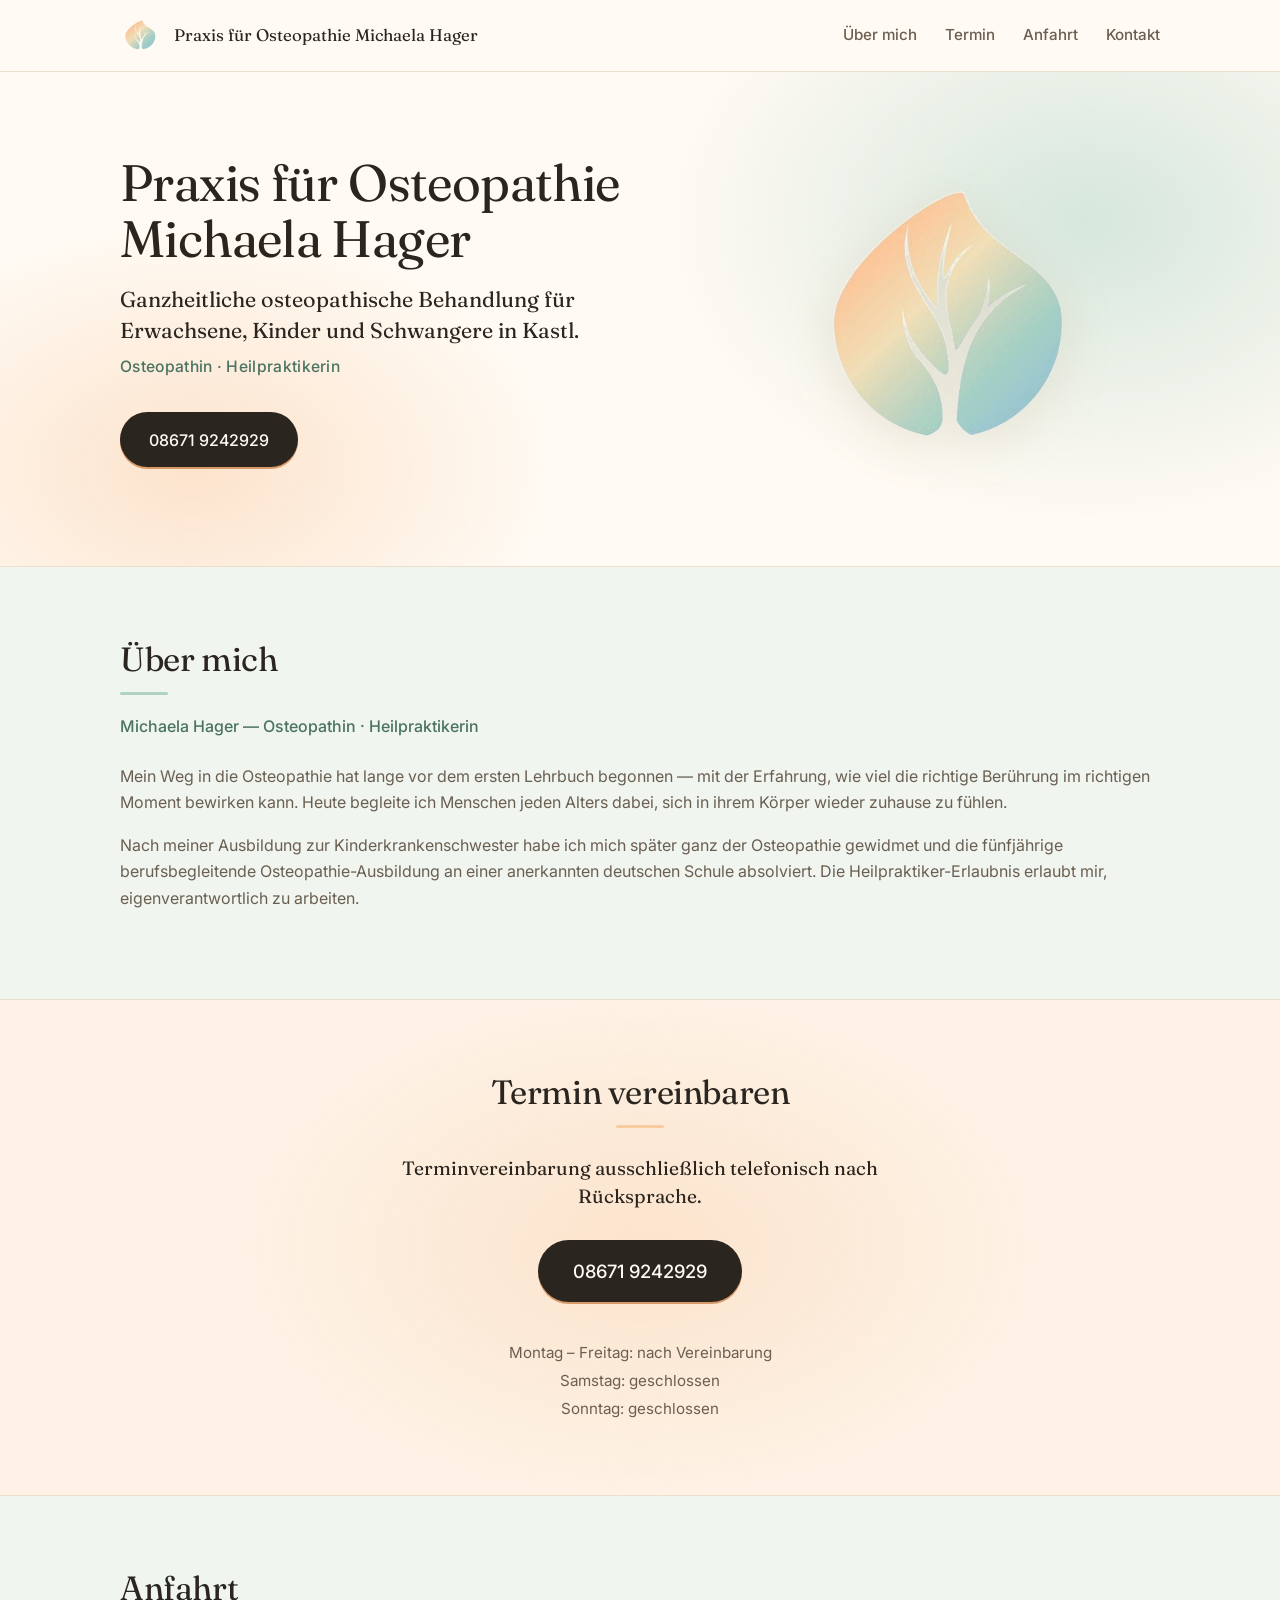
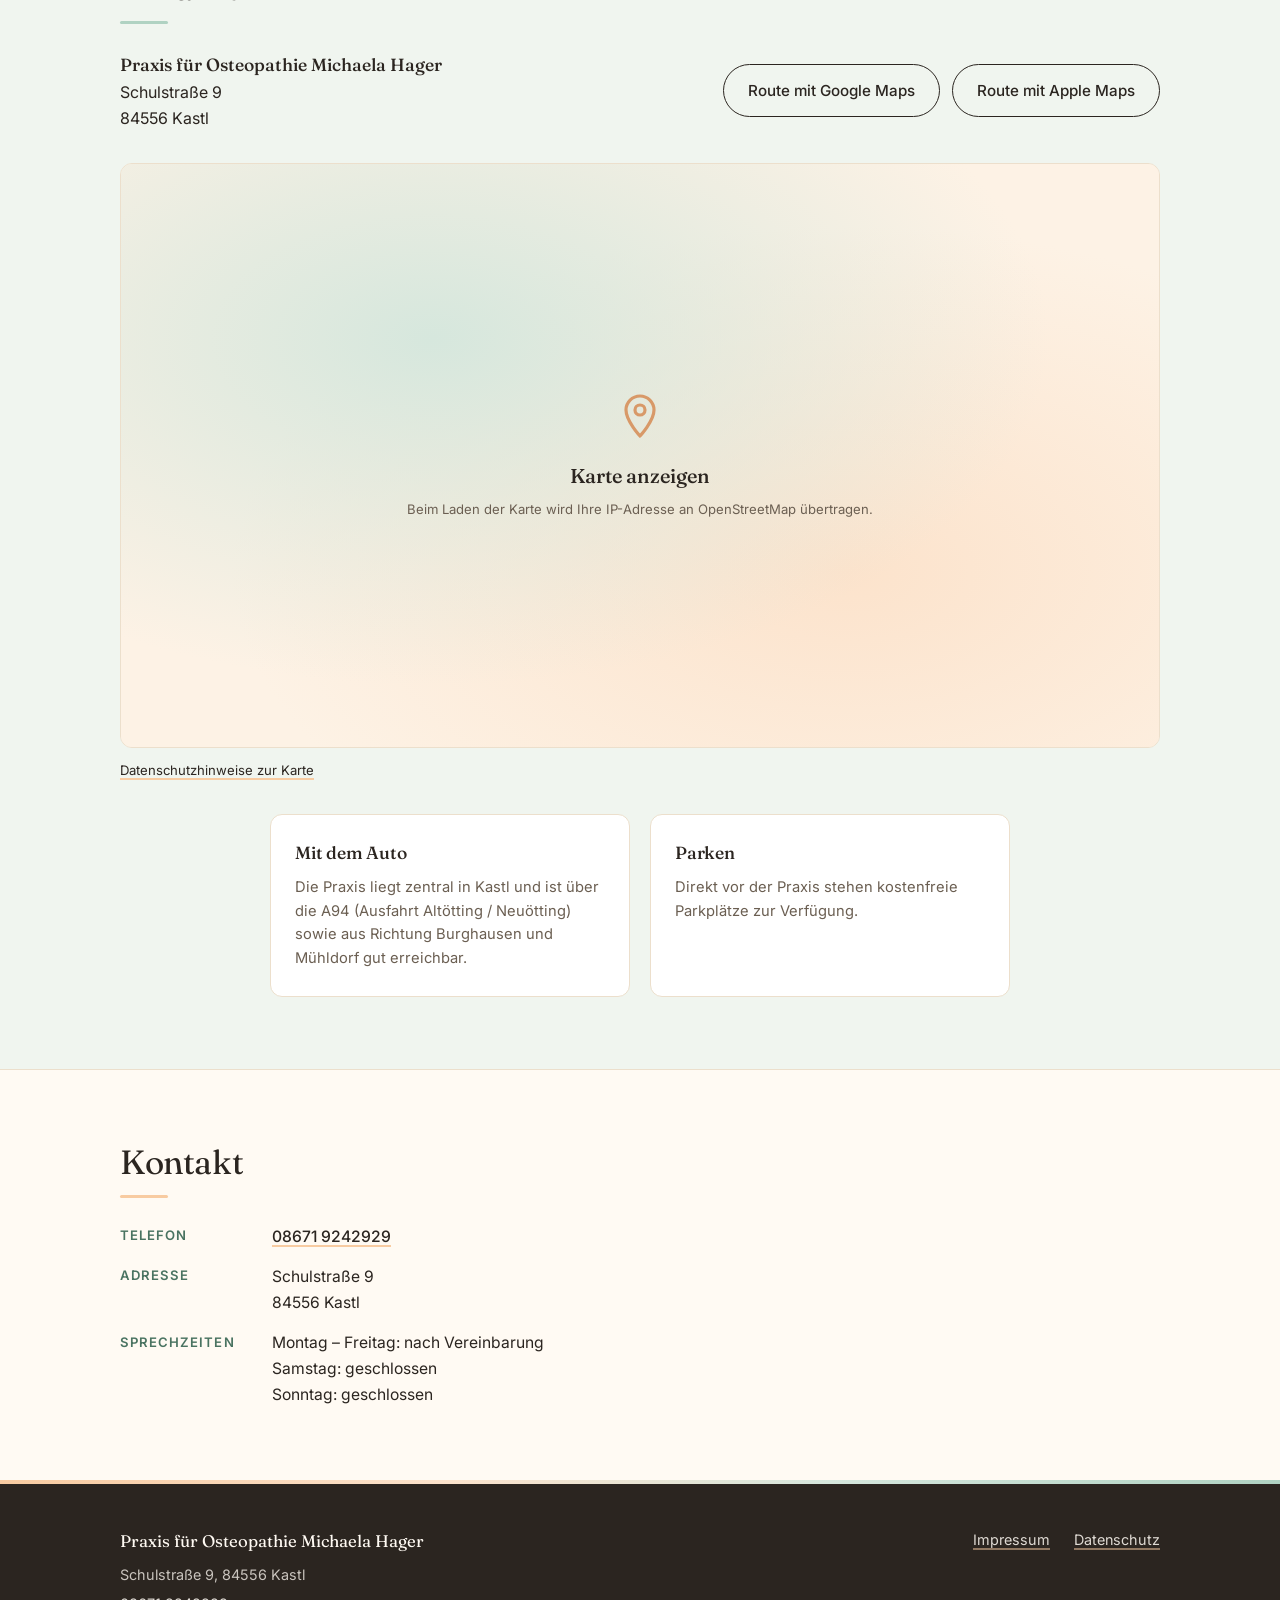
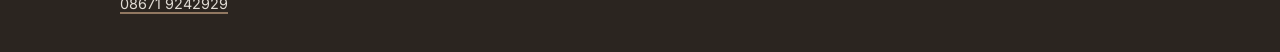
<file: index.html>
<!doctype html>
<html lang="de">

<head>
  <meta charset="utf-8">
  <meta name="color-scheme" content="light">
  <meta name="viewport" content="width=device-width, initial-scale=1.0">
  <meta name="description"
    content="Praxis für Osteopathie Michaela Hager in Kastl. Ganzheitliche osteopathische Behandlung für Erwachsene, Kinder und Schwangere in Kastl.">
  <meta name="theme-color" content="#FFFAF3">

  <title>Praxis für Osteopathie Michaela Hager</title>

  <link rel="canonical" href="https://osteopathie-hager.de/">

  <meta property="og:type" content="website">
  <meta property="og:locale" content="de_DE">
  <meta property="og:site_name" content="Praxis für Osteopathie Michaela Hager">
  <meta property="og:title" content="Praxis für Osteopathie Michaela Hager">
  <meta property="og:description"
    content="Ganzheitliche osteopathische Behandlung für Erwachsene, Kinder und Schwangere in Kastl.">
  <meta property="og:url" content="https://osteopathie-hager.de/">
  <meta property="og:image" content="https://osteopathie-hager.de/img/logo.png">

  <link rel="icon" type="image/png" href="/img/logo.png">
  <link rel="apple-touch-icon" href="/img/logo.png">

  <link rel="preconnect" href="https://fonts.googleapis.com">
  <link rel="preconnect" href="https://fonts.gstatic.com" crossorigin>
  <link
    href="https://fonts.googleapis.com/css2?family=Fraunces:opsz,wght@9..144,400;9..144,500&family=Inter:wght@400;500;600&display=swap"
    rel="stylesheet">

  <link rel="stylesheet" href="/css/style.css">

  <noscript>
    <style>
      [data-reveal] {
        opacity: 1 !important;
        transform: none !important;
      }

      .anfahrt__karte-consent {
        display: none !important;
      }
    </style>
  </noscript>

  <script type="application/ld+json">
  {
    "@context": "https://schema.org",
    "@type": "MedicalBusiness",
    "name": "Praxis für Osteopathie Michaela Hager",
    "image": "https://osteopathie-hager.de/img/logo.png",
    "url": "https://osteopathie-hager.de/",
    "telephone": "08671 9242929",
    "address": {
      "@type": "PostalAddress",
      "streetAddress": "Schulstraße 9",
      "postalCode": "84556",
      "addressLocality": "Kastl",
      "addressCountry": "DE"
    },
    "geo": {
      "@type": "GeoCoordinates",
      "latitude": 48.196528,
      "longitude": 12.69425
    }
  }
  </script>
</head>

<body>

  <a class="skip-link" href="#hauptinhalt">Zum Inhalt springen</a>

  <header class="nav">
    <div class="wrap nav__inner">
      <a class="nav__brand" href="/">
        <img src="/img/logo.png" alt="" class="nav__logo" width="42" height="42">
        <span class="nav__brand-full">Praxis für Osteopathie Michaela Hager</span>
        <span class="nav__brand-short">Praxis Hager</span>
      </a>
      <button class="nav__burger" type="button" aria-label="Menü öffnen" aria-expanded="false"
        aria-controls="nav-links">
        <span></span><span></span><span></span>
      </button>
      <nav id="nav-links" class="nav__links" aria-label="Hauptnavigation">
        <a href="/#ueber-mich">Über mich</a>
        <a href="/#termin">Termin</a>
        <a href="/#anfahrt">Anfahrt</a>
        <a href="/#kontakt">Kontakt</a>
      </nav>
    </div>
  </header>

  <main id="hauptinhalt">

    <section class="hero">
      <div class="wrap hero__inner">
        <div class="hero__text">
          <h1>Praxis für Osteopathie Michaela Hager</h1>
          <p class="hero__tagline">Ganzheitliche osteopathische Behandlung für Erwachsene, Kinder und Schwangere in
            Kastl.</p>
          <p class="hero__role">Osteopathin · Heilpraktikerin</p>
          <a href="tel:+4986719242929" class="btn" aria-label="Praxis anrufen unter 08671 9242929">08671 9242929</a>
        </div>
        <div class="hero__visual">
          <img src="/img/logo.png" alt="" class="hero__logo-img">
        </div>
      </div>
    </section>

    <section class="section section--alt" id="ueber-mich">
      <div class="wrap">
        <h2 data-reveal>Über mich</h2>
        <p class="role" data-reveal data-reveal-delay="1">Michaela Hager &mdash; Osteopathin · Heilpraktikerin</p>
        <p data-reveal data-reveal-delay="2">Mein Weg in die Osteopathie hat lange vor dem ersten Lehrbuch begonnen —
          mit der Erfahrung, wie viel die richtige Berührung im richtigen Moment bewirken kann. Heute begleite ich
          Menschen jeden Alters dabei, sich in ihrem Körper wieder zuhause zu fühlen.</p>
        <p data-reveal data-reveal-delay="3">Nach meiner Ausbildung zur Kinderkrankenschwester habe ich mich später ganz
          der Osteopathie gewidmet und die fünfjährige berufsbegleitende Osteopathie-Ausbildung an einer anerkannten
          deutschen Schule absolviert. Die Heilpraktiker-Erlaubnis erlaubt mir, eigenverantwortlich zu arbeiten.</p>
      </div>
    </section>

    <section class="section section--termin" id="termin">
      <div class="wrap">
        <div class="termin">
          <h2 data-reveal>Termin vereinbaren</h2>
          <p class="termin__hinweis" data-reveal data-reveal-delay="1">
            Terminvereinbarung ausschließlich telefonisch nach Rücksprache.
          </p>
          <a href="tel:+4986719242929" class="btn termin__btn" data-reveal data-reveal-delay="2"
            aria-label="Praxis anrufen unter 08671 9242929">
            08671 9242929
          </a>
          <p class="termin__zeiten" data-reveal data-reveal-delay="3">
            Montag – Freitag: nach Vereinbarung<br>
            Samstag: geschlossen<br>
            Sonntag: geschlossen
          </p>
        </div>
      </div>
    </section>

    <section class="section section--anfahrt" id="anfahrt">
      <div class="wrap">
        <h2 data-reveal>Anfahrt</h2>

        <div class="anfahrt__top" data-reveal data-reveal-delay="1">
          <address class="anfahrt__adresse">
            <strong>Praxis für Osteopathie Michaela Hager</strong><br>
            Schulstraße 9<br>
            84556 Kastl
          </address>
          <div class="anfahrt__routen">
            <a class="btn btn--ghost"
              href="https://www.google.com/maps/dir/?api=1&destination=Schulstra%C3%9Fe%209%2C%2084556%20Kastl"
              target="_blank" rel="noopener noreferrer">
              Route mit Google Maps
            </a>
            <a class="btn btn--ghost" href="https://maps.apple.com/?daddr=Schulstra%C3%9Fe%209%2C%2084556%20Kastl"
              target="_blank" rel="noopener noreferrer">
              Route mit Apple Maps
            </a>
          </div>
        </div>

        <div class="anfahrt__karte" data-reveal data-reveal-delay="2"
          data-map-bbox="12.689250,48.191528,12.699250,48.201528" data-map-marker="48.196528,12.694250">
          <button type="button" class="anfahrt__karte-consent" data-map-load>
            <span class="anfahrt__karte-icon" aria-hidden="true">
              <svg viewBox="0 0 24 24" width="48" height="48" fill="none" stroke="currentColor" stroke-width="1.6"
                stroke-linecap="round" stroke-linejoin="round">
                <path d="M12 22s-7-7.58-7-13a7 7 0 0 1 14 0c0 5.42-7 13-7 13z" />
                <circle cx="12" cy="9" r="2.5" />
              </svg>
            </span>
            <span class="anfahrt__karte-titel">Karte anzeigen</span>
            <span class="anfahrt__karte-hinweis">
              Beim Laden der Karte wird Ihre IP-Adresse an OpenStreetMap übertragen.
            </span>
          </button>
          <noscript>
            <a class="anfahrt__karte-noscript"
              href="https://www.openstreetmap.org/?mlat=48.196528&mlon=12.694250#map=16/48.196528/12.694250"
              target="_blank" rel="noopener noreferrer">
              Karte auf openstreetmap.org öffnen ↗
            </a>
          </noscript>
        </div>
        <p class="anfahrt__karte-datenschutz" data-reveal data-reveal-delay="2">
          <a href="/datenschutz/#osm">Datenschutzhinweise zur Karte</a>
        </p>

        <div class="anfahrt__infos">
          <div class="anfahrt__info" data-reveal data-reveal-delay="3">
            <h3>Mit dem Auto</h3>
            <p>Die Praxis liegt zentral in Kastl und ist über die A94 (Ausfahrt Altötting / Neuötting) sowie aus
              Richtung Burghausen und Mühldorf gut erreichbar.</p>
          </div>
          <div class="anfahrt__info" data-reveal data-reveal-delay="3">
            <h3>Parken</h3>
            <p>Direkt vor der Praxis stehen kostenfreie Parkplätze zur Verfügung.</p>
          </div>
        </div>
      </div>
    </section>

    <section class="section" id="kontakt">
      <div class="wrap">
        <h2 data-reveal>Kontakt</h2>
        <dl class="kontakt__data" data-reveal data-reveal-delay="1">
          <dt>Telefon</dt>
          <dd><a href="tel:+4986719242929" aria-label="Praxis anrufen unter 08671 9242929">08671 9242929</a></dd>
          <dt>Adresse</dt>
          <dd>Schulstraße 9<br>84556 Kastl</dd>
          <dt>Sprechzeiten</dt>
          <dd>
            Montag – Freitag: nach Vereinbarung<br>
            Samstag: geschlossen<br>
            Sonntag: geschlossen
          </dd>
        </dl>
      </div>
    </section>

  </main>

  <footer class="footer">
    <div class="wrap footer__inner">
      <div>
        <p class="footer__name">Praxis für Osteopathie Michaela Hager</p>
        <p>Schulstraße 9, 84556 Kastl</p>
        <p>
          <a href="tel:+4986719242929" aria-label="Praxis telefonisch anrufen">08671 9242929</a>
        </p>
      </div>
      <nav class="footer__legal" aria-label="Rechtliches">
        <a href="/impressum/">Impressum</a>
        <a href="/datenschutz/">Datenschutz</a>
      </nav>
    </div>
  </footer>

  <script src="/js/reveal.js" defer></script>
  <script src="/js/main.js" defer></script>
</body>

</html>
</file>
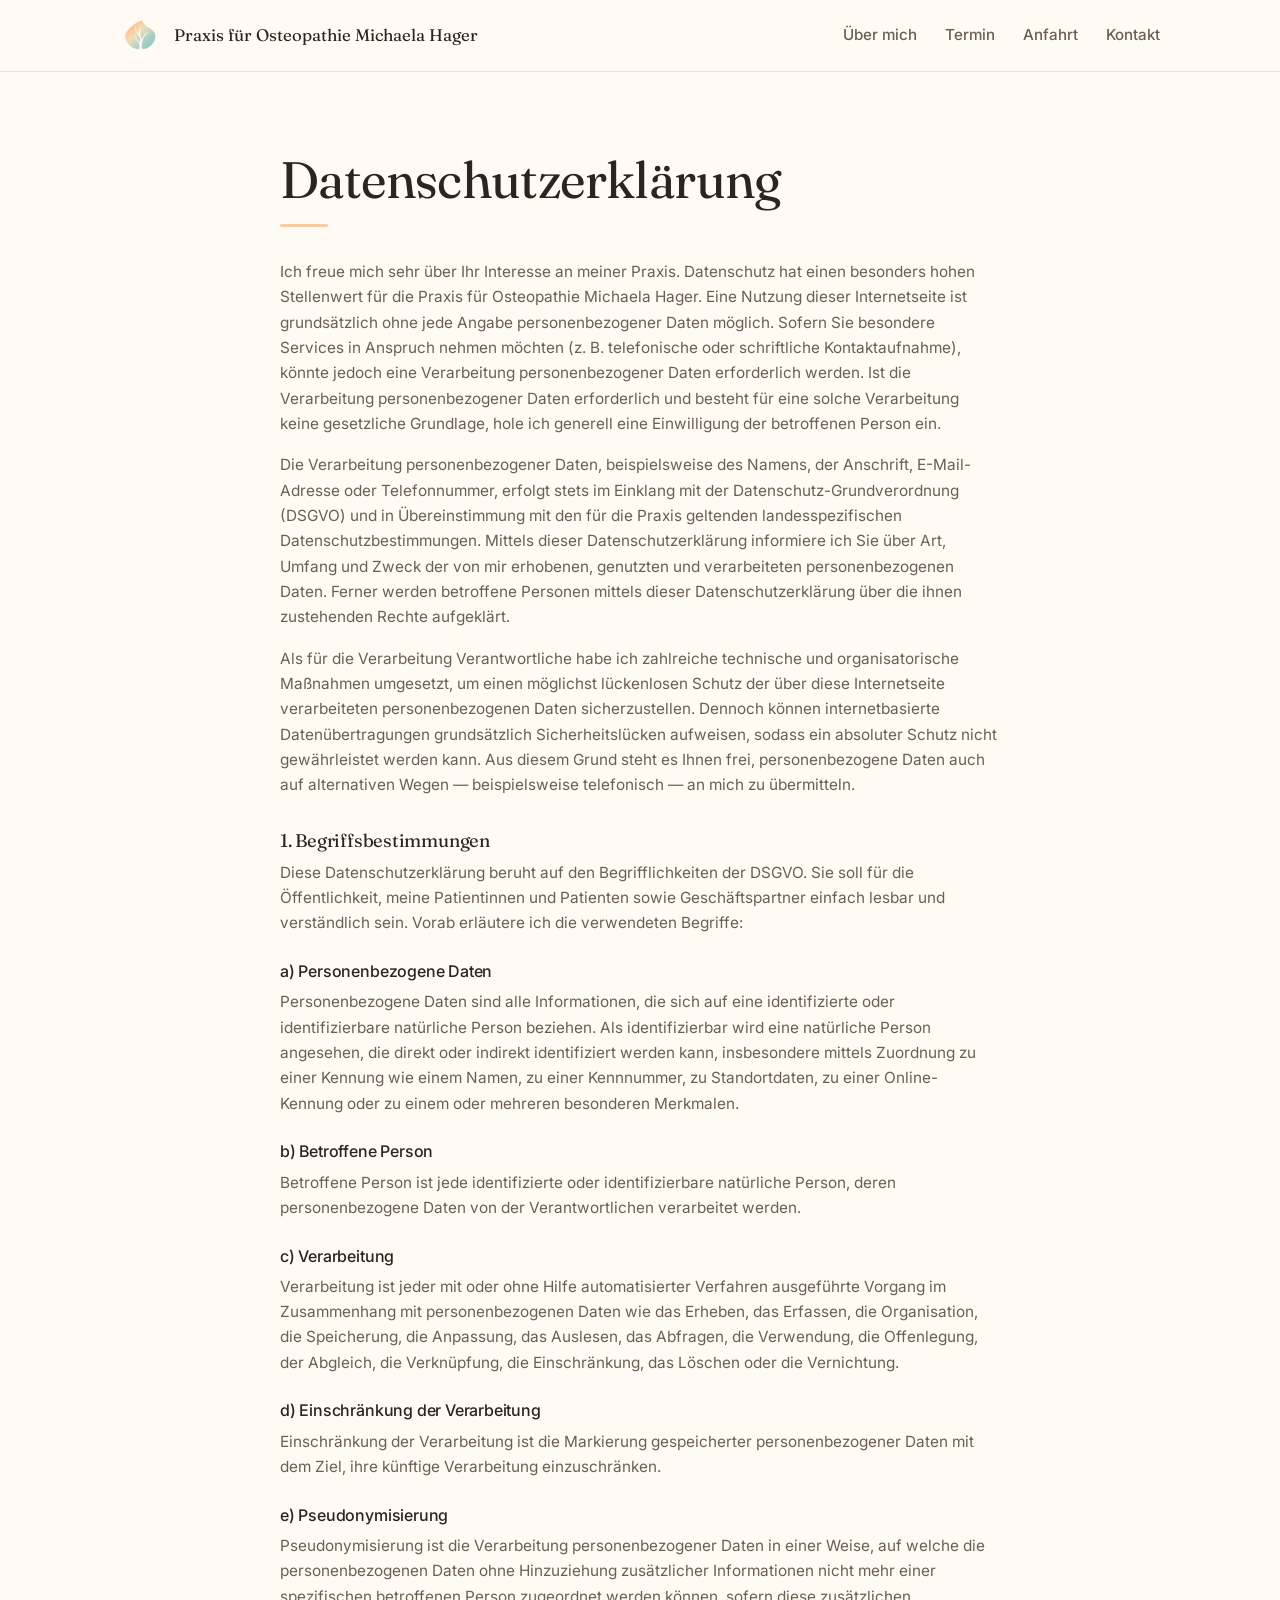
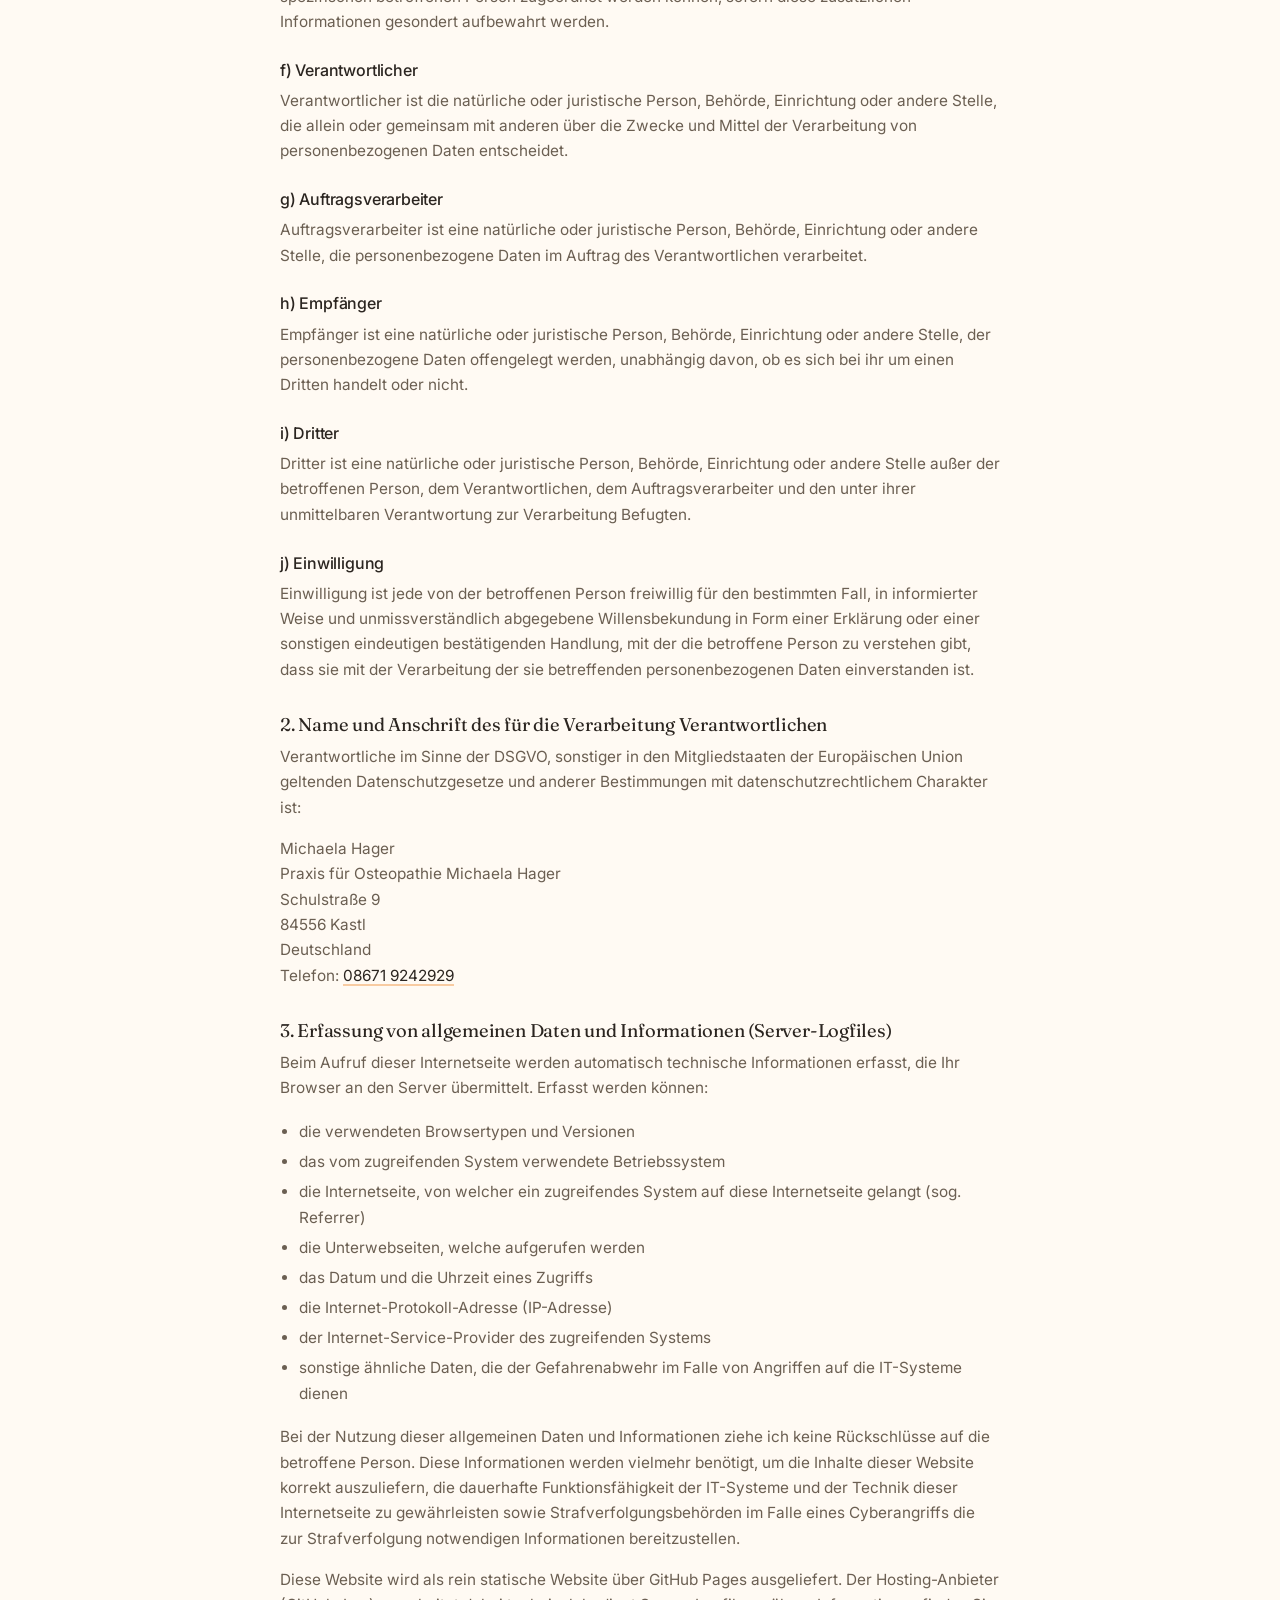
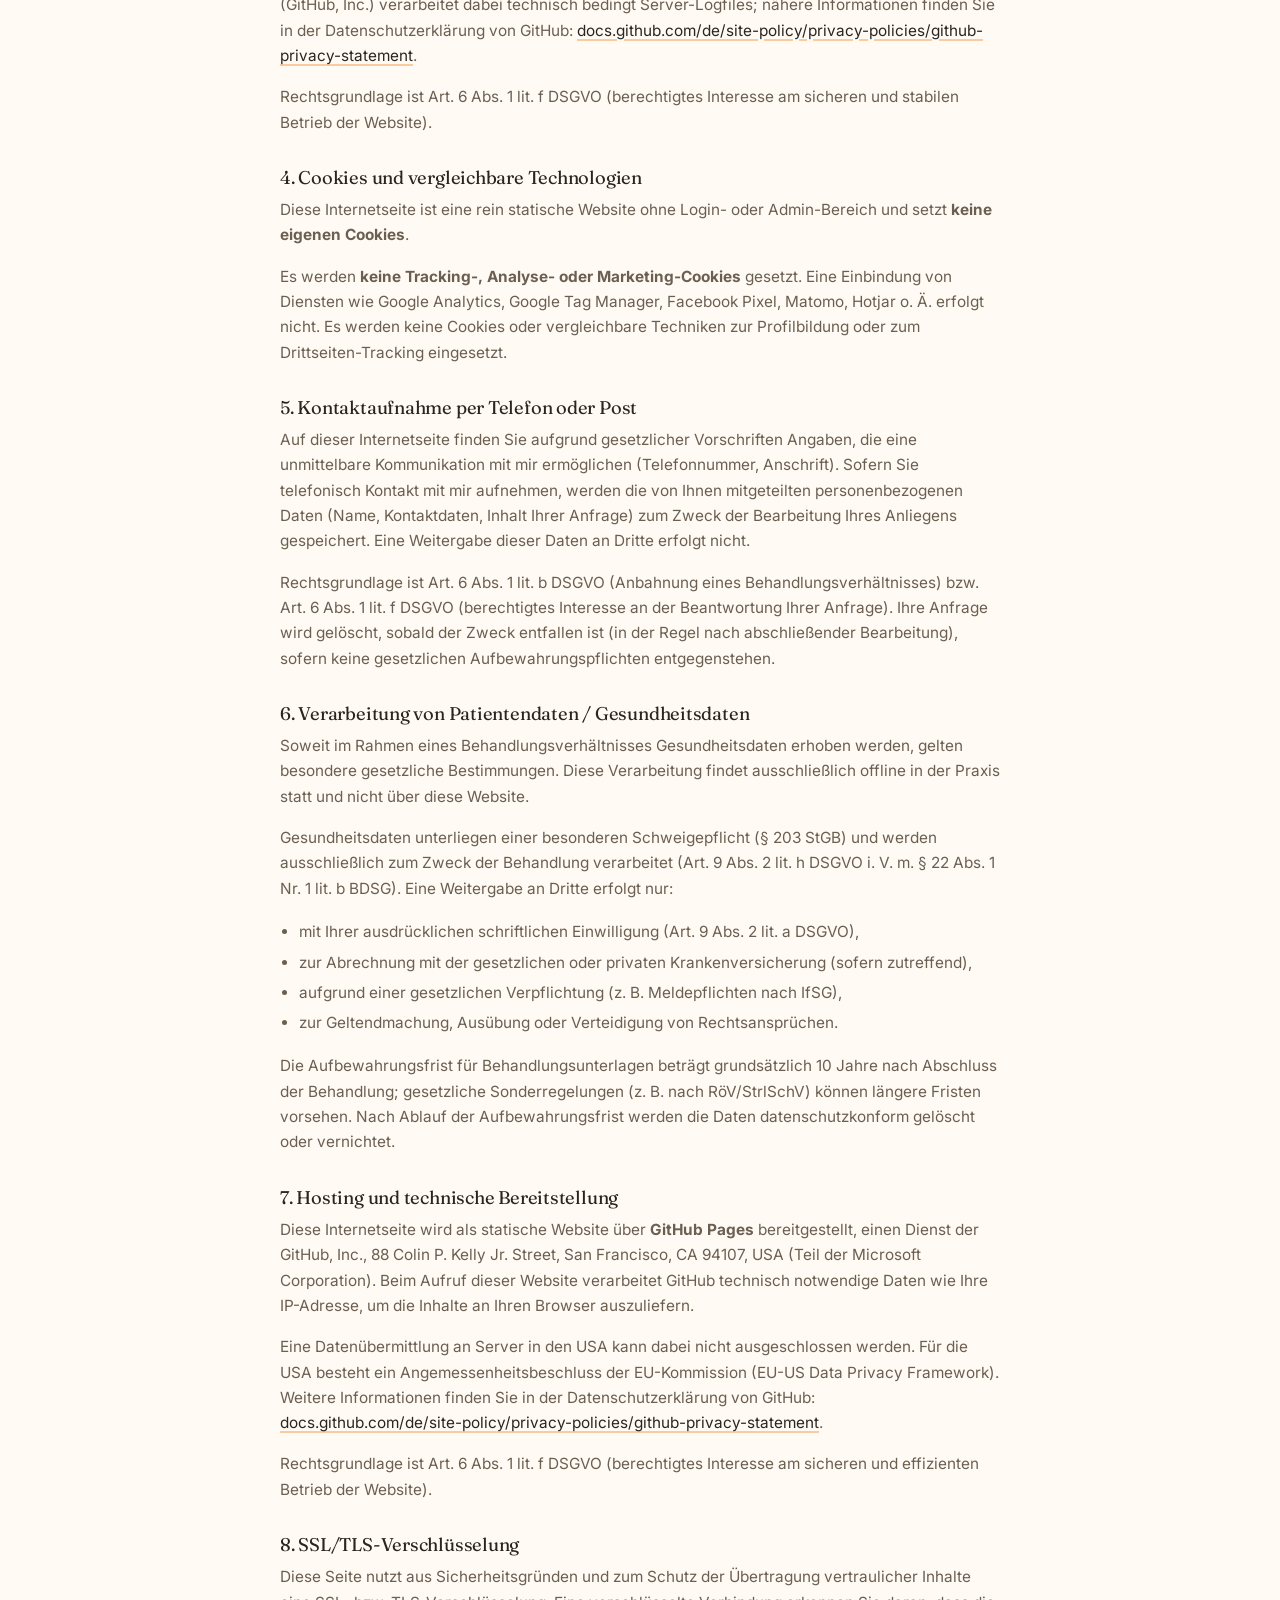
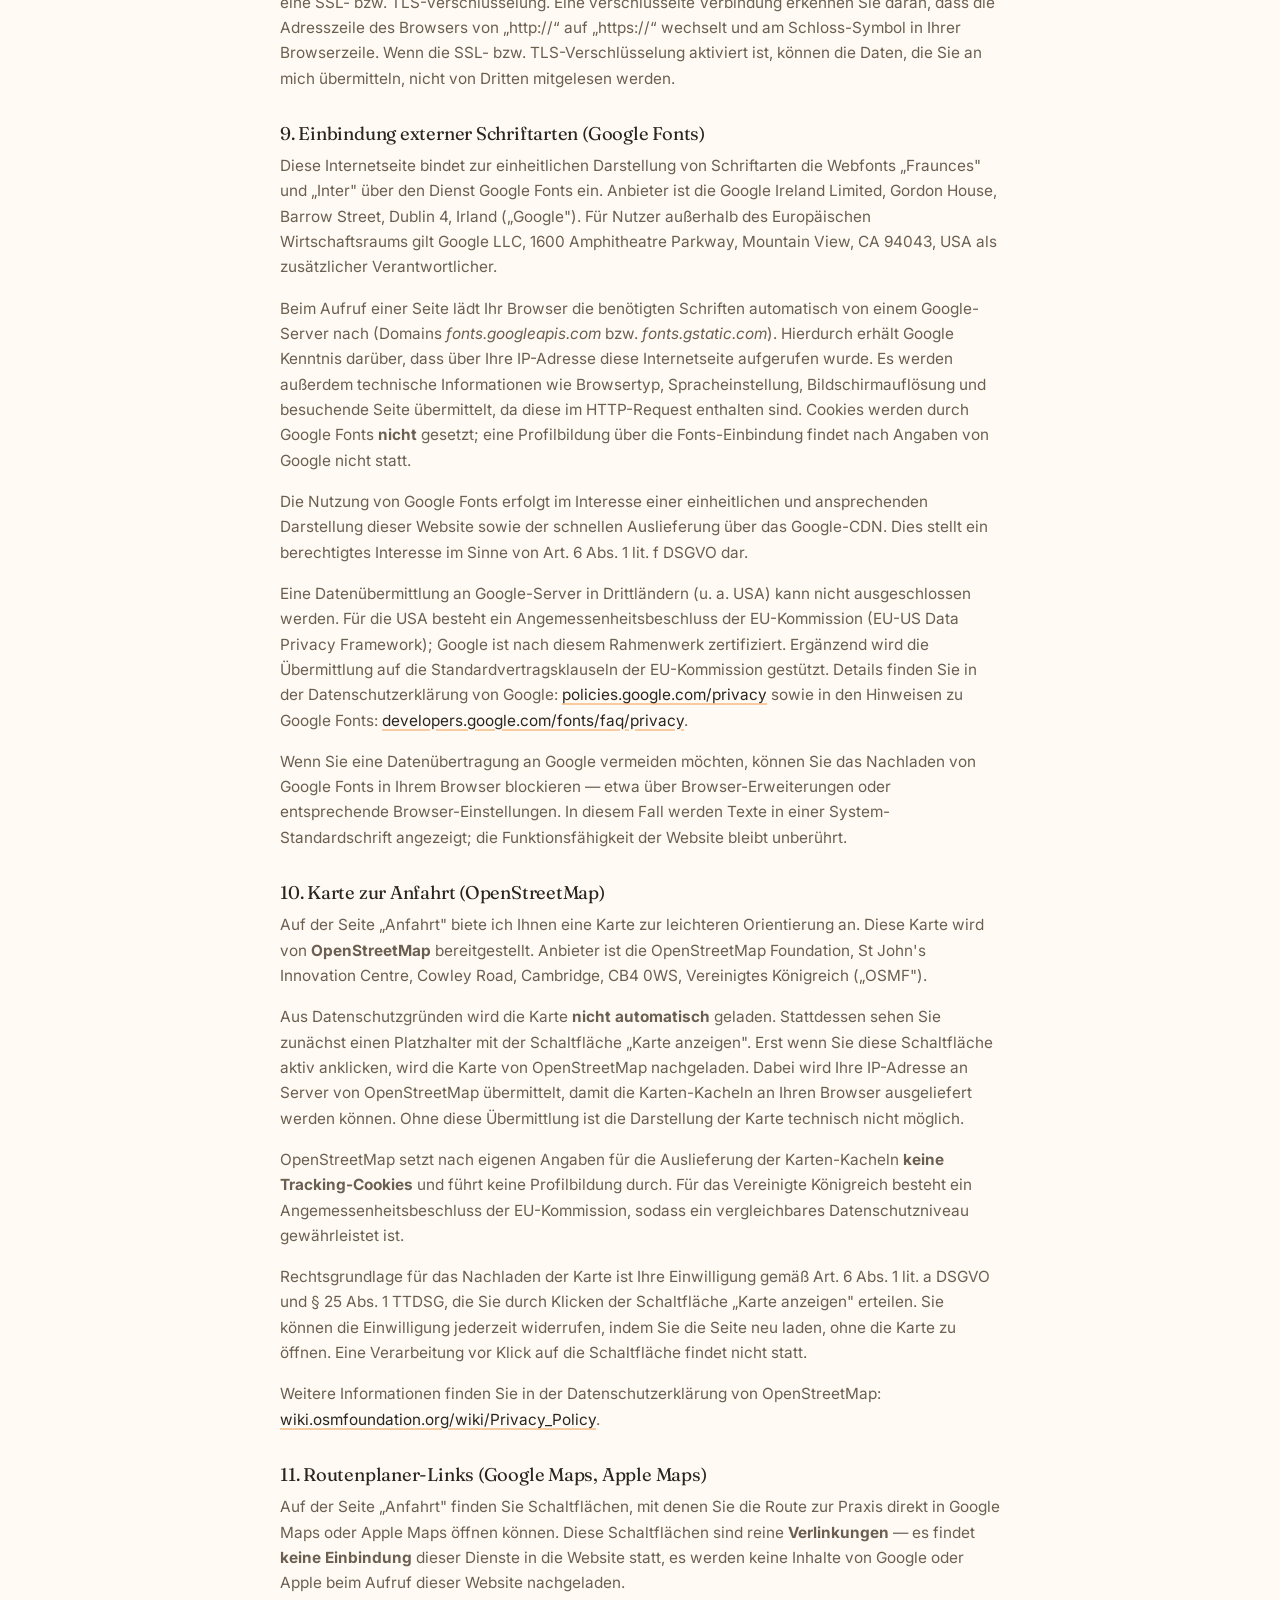
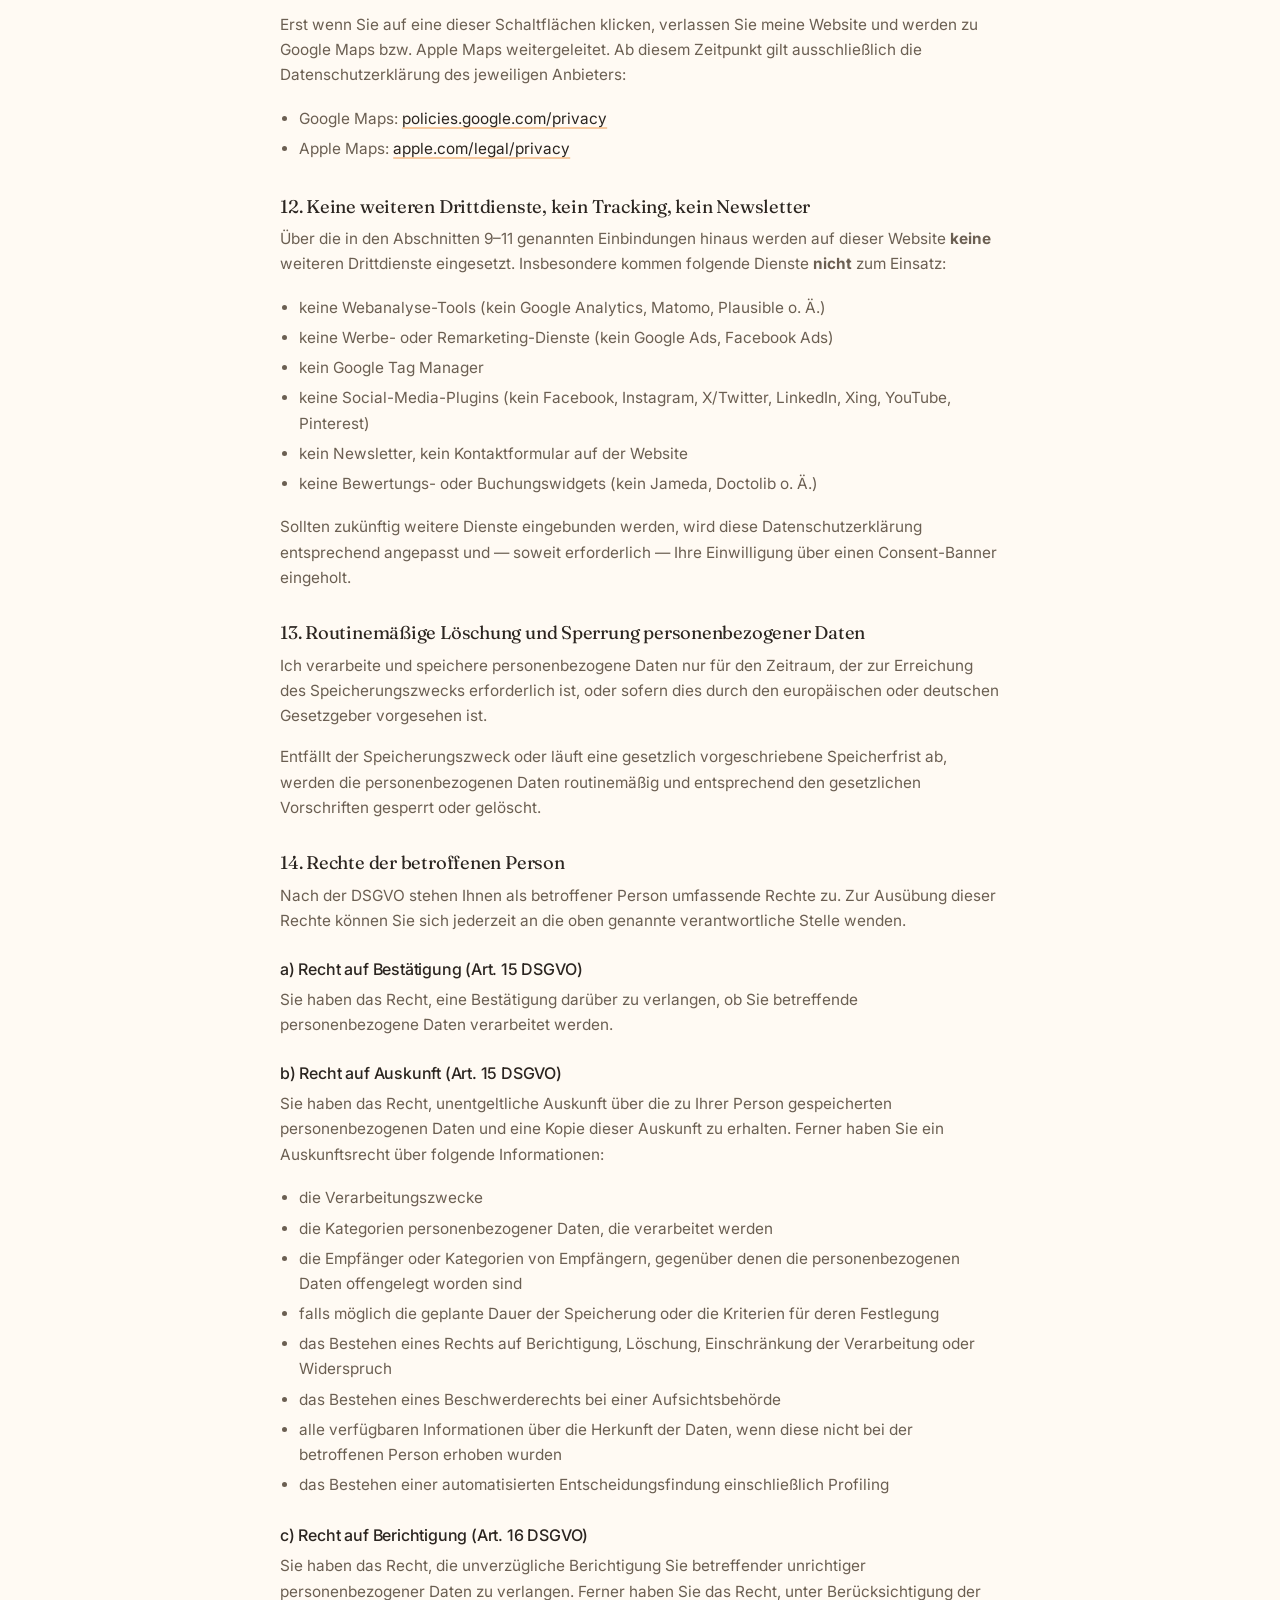
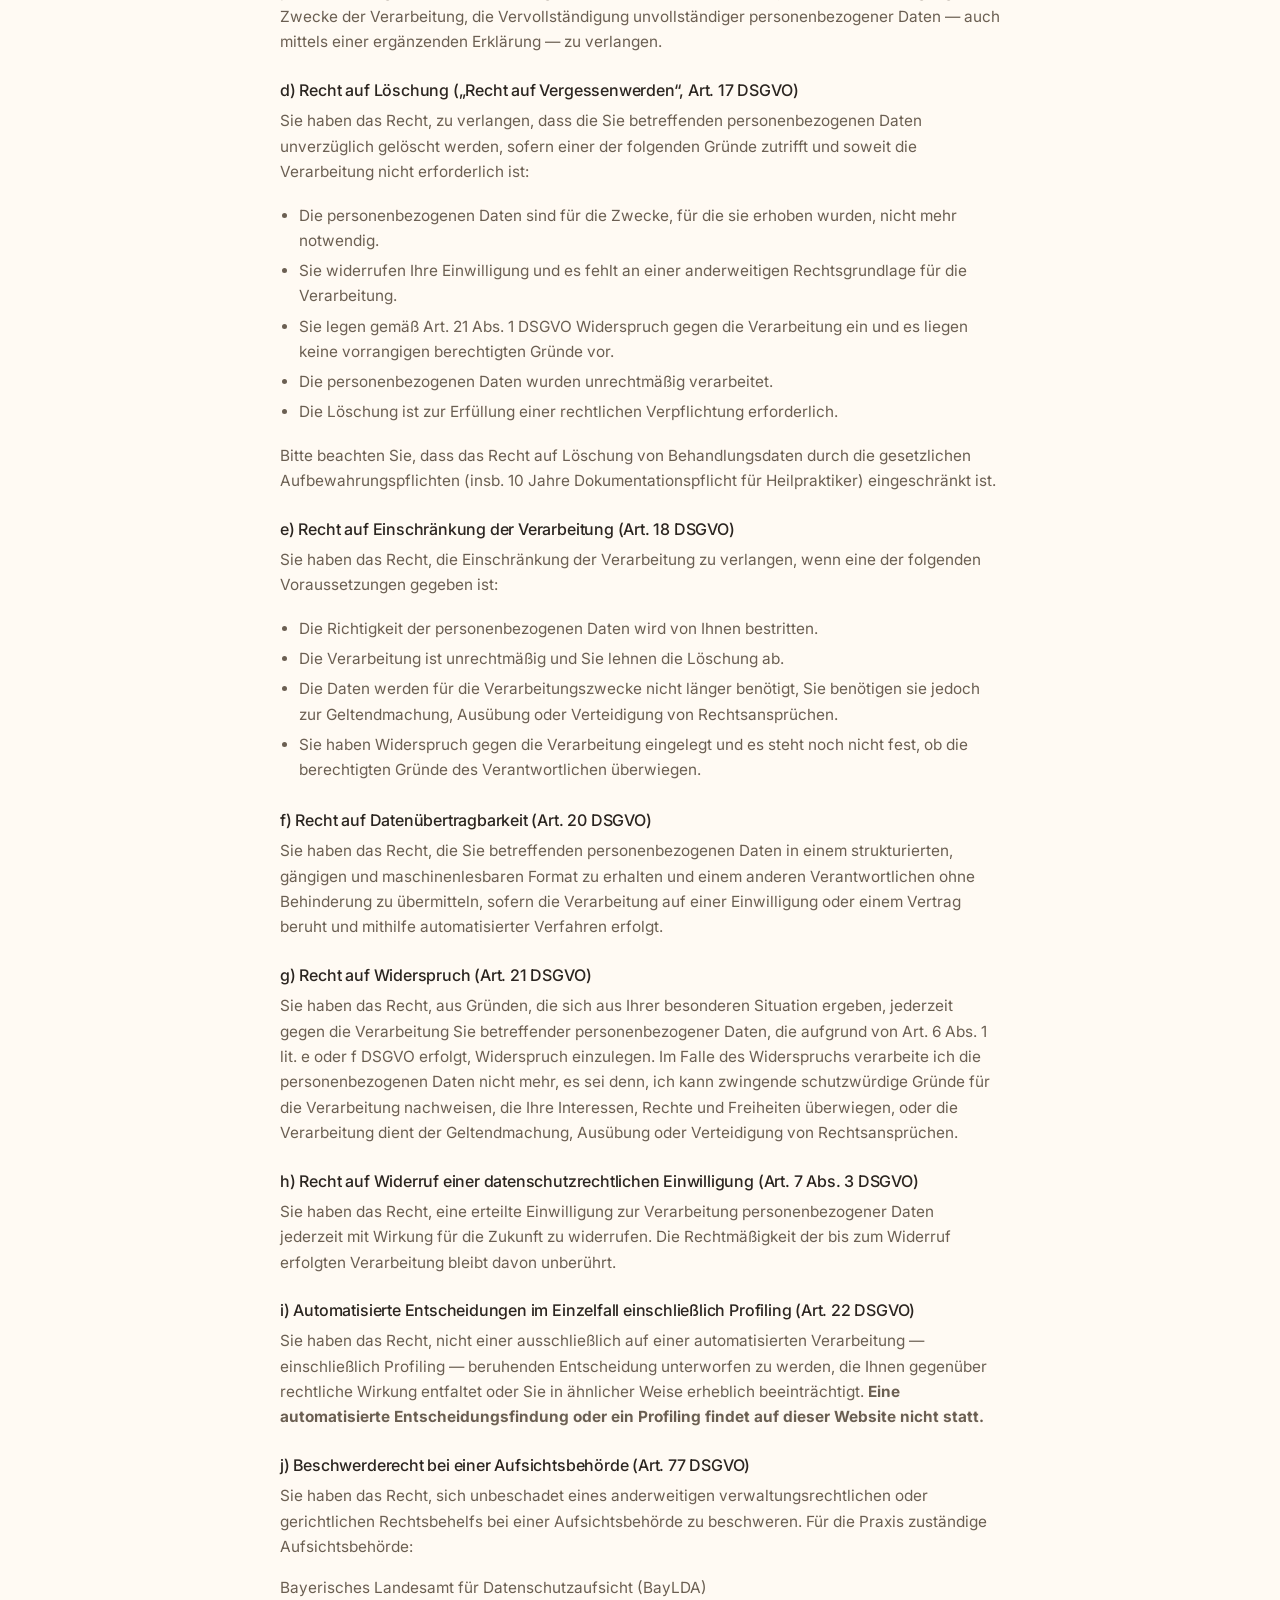
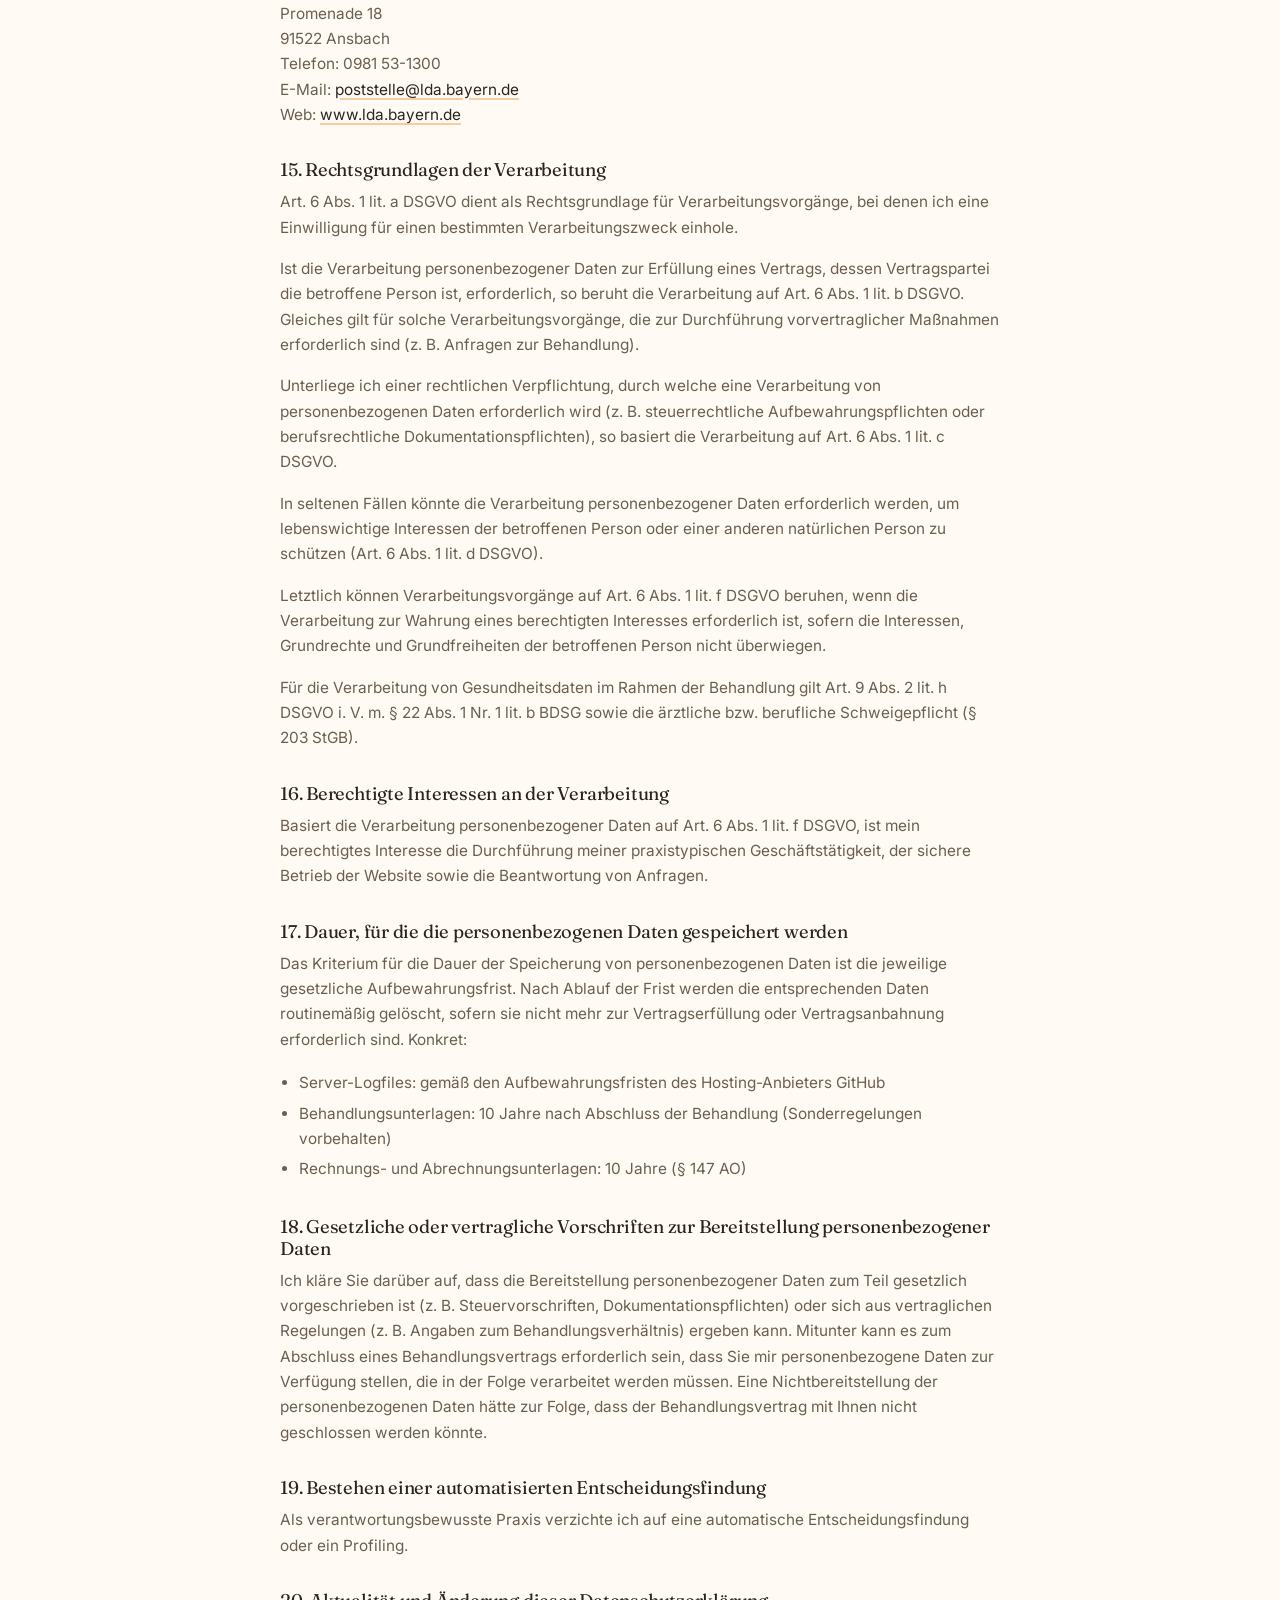
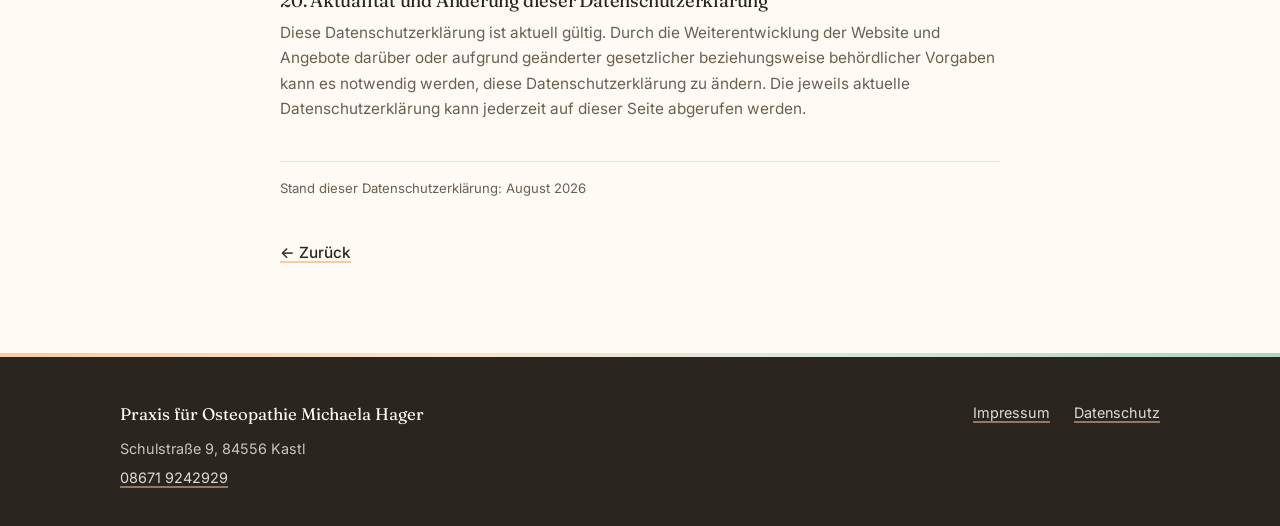
<file: datenschutz/index.html>
<!doctype html>
<html lang="de">
<head>
  <meta charset="utf-8">
  <meta name="color-scheme" content="light">
  <meta name="viewport" content="width=device-width, initial-scale=1.0">
  <meta name="description" content="Praxis für Osteopathie Michaela Hager in Kastl. Ganzheitliche osteopathische Behandlung für Erwachsene, Kinder und Schwangere in Kastl.">
  <meta name="theme-color" content="#FFFAF3">

  <title>Datenschutz — Praxis für Osteopathie Michaela Hager</title>

  <link rel="canonical" href="https://osteopathie-hager.de/datenschutz/">

  <meta property="og:type" content="website">
  <meta property="og:locale" content="de_DE">
  <meta property="og:site_name" content="Praxis für Osteopathie Michaela Hager">
  <meta property="og:title" content="Datenschutz — Praxis für Osteopathie Michaela Hager">
  <meta property="og:description" content="Ganzheitliche osteopathische Behandlung für Erwachsene, Kinder und Schwangere in Kastl.">
  <meta property="og:url" content="https://osteopathie-hager.de/datenschutz/">
  <meta property="og:image" content="https://osteopathie-hager.de/img/logo.png">

  <link rel="icon" type="image/png" href="/img/logo.png">
  <link rel="apple-touch-icon" href="/img/logo.png">

  <link rel="preconnect" href="https://fonts.googleapis.com">
  <link rel="preconnect" href="https://fonts.gstatic.com" crossorigin>
  <link href="https://fonts.googleapis.com/css2?family=Fraunces:opsz,wght@9..144,400;9..144,500&family=Inter:wght@400;500;600&display=swap" rel="stylesheet">

  <link rel="stylesheet" href="/css/style.css">

  <noscript>
    <style>
      [data-reveal] { opacity: 1 !important; transform: none !important; }
      .anfahrt__karte-consent { display: none !important; }
    </style>
  </noscript>
</head>
<body>

  <a class="skip-link" href="#hauptinhalt">Zum Inhalt springen</a>

  <header class="nav">
    <div class="wrap nav__inner">
      <a class="nav__brand" href="/">
        <img src="/img/logo.png" alt="" class="nav__logo" width="42" height="42">
        <span class="nav__brand-full">Praxis für Osteopathie Michaela Hager</span>
        <span class="nav__brand-short">Praxis Hager</span>
      </a>
      <button class="nav__burger" type="button" aria-label="Menü öffnen" aria-expanded="false" aria-controls="nav-links">
        <span></span><span></span><span></span>
      </button>
      <nav id="nav-links" class="nav__links" aria-label="Hauptnavigation">
        <a href="/#ueber-mich">Über mich</a>
        <a href="/#termin">Termin</a>
        <a href="/#anfahrt">Anfahrt</a>
        <a href="/#kontakt">Kontakt</a>
      </nav>
    </div>
  </header>

  <main id="hauptinhalt">
    <section class="section section--legal">
      <div class="wrap wrap--narrow">
        <h1>Datenschutzerklärung</h1>

        <p>
          Ich freue mich sehr über Ihr Interesse an meiner Praxis. Datenschutz hat einen besonders
          hohen Stellenwert für die Praxis für Osteopathie Michaela Hager. Eine Nutzung dieser Internetseite ist
          grundsätzlich ohne jede Angabe personenbezogener Daten möglich. Sofern Sie besondere
          Services in Anspruch nehmen möchten (z.&nbsp;B. telefonische oder schriftliche
          Kontaktaufnahme), könnte jedoch eine Verarbeitung personenbezogener Daten erforderlich
          werden. Ist die Verarbeitung personenbezogener Daten erforderlich und besteht für eine
          solche Verarbeitung keine gesetzliche Grundlage, hole ich generell eine Einwilligung
          der betroffenen Person ein.
        </p>

        <p>
          Die Verarbeitung personenbezogener Daten, beispielsweise des Namens, der Anschrift,
          E-Mail-Adresse oder Telefonnummer, erfolgt stets im Einklang mit der
          Datenschutz-Grundverordnung (DSGVO) und in Übereinstimmung mit den für die Praxis
          geltenden landesspezifischen Datenschutzbestimmungen. Mittels dieser Datenschutzerklärung
          informiere ich Sie über Art, Umfang und Zweck der von mir erhobenen, genutzten und
          verarbeiteten personenbezogenen Daten. Ferner werden betroffene Personen mittels dieser
          Datenschutzerklärung über die ihnen zustehenden Rechte aufgeklärt.
        </p>

        <p>
          Als für die Verarbeitung Verantwortliche habe ich zahlreiche technische und organisatorische
          Maßnahmen umgesetzt, um einen möglichst lückenlosen Schutz der über diese Internetseite
          verarbeiteten personenbezogenen Daten sicherzustellen. Dennoch können internetbasierte
          Datenübertragungen grundsätzlich Sicherheitslücken aufweisen, sodass ein absoluter Schutz
          nicht gewährleistet werden kann. Aus diesem Grund steht es Ihnen frei, personenbezogene
          Daten auch auf alternativen Wegen — beispielsweise telefonisch — an mich zu übermitteln.
        </p>

        <h2>1. Begriffsbestimmungen</h2>
        <p>
          Diese Datenschutzerklärung beruht auf den Begrifflichkeiten der DSGVO. Sie soll für die
          Öffentlichkeit, meine Patientinnen und Patienten sowie Geschäftspartner einfach lesbar und
          verständlich sein. Vorab erläutere ich die verwendeten Begriffe:
        </p>

        <h3>a) Personenbezogene Daten</h3>
        <p>
          Personenbezogene Daten sind alle Informationen, die sich auf eine identifizierte oder
          identifizierbare natürliche Person beziehen. Als identifizierbar wird eine natürliche
          Person angesehen, die direkt oder indirekt identifiziert werden kann, insbesondere mittels
          Zuordnung zu einer Kennung wie einem Namen, zu einer Kennnummer, zu Standortdaten, zu
          einer Online-Kennung oder zu einem oder mehreren besonderen Merkmalen.
        </p>

        <h3>b) Betroffene Person</h3>
        <p>
          Betroffene Person ist jede identifizierte oder identifizierbare natürliche Person, deren
          personenbezogene Daten von der Verantwortlichen verarbeitet werden.
        </p>

        <h3>c) Verarbeitung</h3>
        <p>
          Verarbeitung ist jeder mit oder ohne Hilfe automatisierter Verfahren ausgeführte Vorgang
          im Zusammenhang mit personenbezogenen Daten wie das Erheben, das Erfassen, die Organisation,
          die Speicherung, die Anpassung, das Auslesen, das Abfragen, die Verwendung, die Offenlegung,
          der Abgleich, die Verknüpfung, die Einschränkung, das Löschen oder die Vernichtung.
        </p>

        <h3>d) Einschränkung der Verarbeitung</h3>
        <p>
          Einschränkung der Verarbeitung ist die Markierung gespeicherter personenbezogener Daten mit
          dem Ziel, ihre künftige Verarbeitung einzuschränken.
        </p>

        <h3>e) Pseudonymisierung</h3>
        <p>
          Pseudonymisierung ist die Verarbeitung personenbezogener Daten in einer Weise, auf welche
          die personenbezogenen Daten ohne Hinzuziehung zusätzlicher Informationen nicht mehr einer
          spezifischen betroffenen Person zugeordnet werden können, sofern diese zusätzlichen
          Informationen gesondert aufbewahrt werden.
        </p>

        <h3>f) Verantwortlicher</h3>
        <p>
          Verantwortlicher ist die natürliche oder juristische Person, Behörde, Einrichtung oder
          andere Stelle, die allein oder gemeinsam mit anderen über die Zwecke und Mittel der
          Verarbeitung von personenbezogenen Daten entscheidet.
        </p>

        <h3>g) Auftragsverarbeiter</h3>
        <p>
          Auftragsverarbeiter ist eine natürliche oder juristische Person, Behörde, Einrichtung oder
          andere Stelle, die personenbezogene Daten im Auftrag des Verantwortlichen verarbeitet.
        </p>

        <h3>h) Empfänger</h3>
        <p>
          Empfänger ist eine natürliche oder juristische Person, Behörde, Einrichtung oder andere
          Stelle, der personenbezogene Daten offengelegt werden, unabhängig davon, ob es sich bei
          ihr um einen Dritten handelt oder nicht.
        </p>

        <h3>i) Dritter</h3>
        <p>
          Dritter ist eine natürliche oder juristische Person, Behörde, Einrichtung oder andere
          Stelle außer der betroffenen Person, dem Verantwortlichen, dem Auftragsverarbeiter und
          den unter ihrer unmittelbaren Verantwortung zur Verarbeitung Befugten.
        </p>

        <h3>j) Einwilligung</h3>
        <p>
          Einwilligung ist jede von der betroffenen Person freiwillig für den bestimmten Fall, in
          informierter Weise und unmissverständlich abgegebene Willensbekundung in Form einer
          Erklärung oder einer sonstigen eindeutigen bestätigenden Handlung, mit der die betroffene
          Person zu verstehen gibt, dass sie mit der Verarbeitung der sie betreffenden
          personenbezogenen Daten einverstanden ist.
        </p>

        <h2>2. Name und Anschrift des für die Verarbeitung Verantwortlichen</h2>
        <p>
          Verantwortliche im Sinne der DSGVO, sonstiger in den Mitgliedstaaten der Europäischen
          Union geltenden Datenschutzgesetze und anderer Bestimmungen mit datenschutzrechtlichem
          Charakter ist:
        </p>
        <p>
          Michaela Hager<br>
          Praxis für Osteopathie Michaela Hager<br>
          Schulstraße 9<br>
          84556 Kastl<br>
          Deutschland<br>
          Telefon: <a href="tel:+4986719242929">08671 9242929</a>
        </p>

        <h2>3. Erfassung von allgemeinen Daten und Informationen (Server-Logfiles)</h2>
        <p>
          Beim Aufruf dieser Internetseite werden automatisch technische Informationen erfasst, die
          Ihr Browser an den Server übermittelt. Erfasst werden können:
        </p>
        <ul>
          <li>die verwendeten Browsertypen und Versionen</li>
          <li>das vom zugreifenden System verwendete Betriebssystem</li>
          <li>die Internetseite, von welcher ein zugreifendes System auf diese Internetseite gelangt (sog. Referrer)</li>
          <li>die Unterwebseiten, welche aufgerufen werden</li>
          <li>das Datum und die Uhrzeit eines Zugriffs</li>
          <li>die Internet-Protokoll-Adresse (IP-Adresse)</li>
          <li>der Internet-Service-Provider des zugreifenden Systems</li>
          <li>sonstige ähnliche Daten, die der Gefahrenabwehr im Falle von Angriffen auf die IT-Systeme dienen</li>
        </ul>
        <p>
          Bei der Nutzung dieser allgemeinen Daten und Informationen ziehe ich keine Rückschlüsse
          auf die betroffene Person. Diese Informationen werden vielmehr benötigt, um die Inhalte
          dieser Website korrekt auszuliefern, die dauerhafte Funktionsfähigkeit der IT-Systeme und
          der Technik dieser Internetseite zu gewährleisten sowie Strafverfolgungsbehörden im Falle
          eines Cyberangriffs die zur Strafverfolgung notwendigen Informationen bereitzustellen.
        </p>
        <p>
          Diese Website wird als rein statische Website über GitHub Pages ausgeliefert. Der
          Hosting-Anbieter (GitHub, Inc.) verarbeitet dabei technisch bedingt Server-Logfiles;
          nähere Informationen finden Sie in der Datenschutzerklärung von GitHub:
          <a href="https://docs.github.com/de/site-policy/privacy-policies/github-privacy-statement" rel="noopener" target="_blank">docs.github.com/de/site-policy/privacy-policies/github-privacy-statement</a>.
        </p>
        <p>
          Rechtsgrundlage ist Art. 6 Abs. 1 lit. f DSGVO (berechtigtes Interesse am sicheren und
          stabilen Betrieb der Website).
        </p>

        <h2>4. Cookies und vergleichbare Technologien</h2>
        <p>
          Diese Internetseite ist eine rein statische Website ohne Login- oder Admin-Bereich und
          setzt <strong>keine eigenen Cookies</strong>.
        </p>
        <p>
          Es werden <strong>keine Tracking-, Analyse- oder Marketing-Cookies</strong> gesetzt. Eine
          Einbindung von Diensten wie Google Analytics, Google Tag Manager, Facebook Pixel, Matomo,
          Hotjar o.&nbsp;Ä. erfolgt nicht. Es werden keine Cookies oder vergleichbare Techniken zur
          Profilbildung oder zum Drittseiten-Tracking eingesetzt.
        </p>

        <h2>5. Kontaktaufnahme per Telefon oder Post</h2>
        <p>
          Auf dieser Internetseite finden Sie aufgrund gesetzlicher Vorschriften Angaben, die eine
          unmittelbare Kommunikation mit mir ermöglichen (Telefonnummer, Anschrift). Sofern Sie
          telefonisch Kontakt mit mir aufnehmen, werden die von Ihnen mitgeteilten personenbezogenen
          Daten (Name, Kontaktdaten, Inhalt Ihrer Anfrage) zum Zweck der Bearbeitung Ihres
          Anliegens gespeichert. Eine Weitergabe dieser Daten an Dritte erfolgt nicht.
        </p>
        <p>
          Rechtsgrundlage ist Art. 6 Abs. 1 lit. b DSGVO (Anbahnung eines Behandlungsverhältnisses)
          bzw. Art. 6 Abs. 1 lit. f DSGVO (berechtigtes Interesse an der Beantwortung Ihrer Anfrage).
          Ihre Anfrage wird gelöscht, sobald der Zweck entfallen ist (in der Regel nach abschließender
          Bearbeitung), sofern keine gesetzlichen Aufbewahrungspflichten entgegenstehen.
        </p>

        <h2>6. Verarbeitung von Patientendaten / Gesundheitsdaten</h2>
        <p>
          Soweit im Rahmen eines Behandlungsverhältnisses Gesundheitsdaten erhoben werden, gelten
          besondere gesetzliche Bestimmungen. Diese Verarbeitung findet ausschließlich offline in
          der Praxis statt und nicht über diese Website.
        </p>
        <p>
          Gesundheitsdaten unterliegen einer besonderen Schweigepflicht (§ 203 StGB) und werden
          ausschließlich zum Zweck der Behandlung verarbeitet (Art. 9 Abs. 2 lit. h DSGVO
          i.&nbsp;V.&nbsp;m. § 22 Abs. 1 Nr. 1 lit. b BDSG). Eine Weitergabe an Dritte erfolgt nur:
        </p>
        <ul>
          <li>mit Ihrer ausdrücklichen schriftlichen Einwilligung (Art. 9 Abs. 2 lit. a DSGVO),</li>
          <li>zur Abrechnung mit der gesetzlichen oder privaten Krankenversicherung (sofern zutreffend),</li>
          <li>aufgrund einer gesetzlichen Verpflichtung (z.&nbsp;B. Meldepflichten nach IfSG),</li>
          <li>zur Geltendmachung, Ausübung oder Verteidigung von Rechtsansprüchen.</li>
        </ul>
        <p>
          Die Aufbewahrungsfrist für Behandlungsunterlagen beträgt grundsätzlich 10 Jahre nach
          Abschluss der Behandlung; gesetzliche Sonderregelungen (z.&nbsp;B. nach RöV/StrlSchV)
          können längere Fristen vorsehen. Nach Ablauf der Aufbewahrungsfrist werden die Daten
          datenschutzkonform gelöscht oder vernichtet.
        </p>

        <h2>7. Hosting und technische Bereitstellung</h2>
        <p>
          Diese Internetseite wird als statische Website über <strong>GitHub Pages</strong>
          bereitgestellt, einen Dienst der GitHub, Inc., 88 Colin P. Kelly Jr. Street,
          San Francisco, CA 94107, USA (Teil der Microsoft Corporation). Beim Aufruf dieser
          Website verarbeitet GitHub technisch notwendige Daten wie Ihre IP-Adresse, um die
          Inhalte an Ihren Browser auszuliefern.
        </p>
        <p>
          Eine Datenübermittlung an Server in den USA kann dabei nicht ausgeschlossen werden.
          Für die USA besteht ein Angemessenheitsbeschluss der EU-Kommission (EU-US Data Privacy
          Framework). Weitere Informationen finden Sie in der Datenschutzerklärung von GitHub:
          <a href="https://docs.github.com/de/site-policy/privacy-policies/github-privacy-statement" rel="noopener" target="_blank">docs.github.com/de/site-policy/privacy-policies/github-privacy-statement</a>.
        </p>
        <p>
          Rechtsgrundlage ist Art. 6 Abs. 1 lit. f DSGVO (berechtigtes Interesse am sicheren und
          effizienten Betrieb der Website).
        </p>

        <h2>8. SSL/TLS-Verschlüsselung</h2>
        <p>
          Diese Seite nutzt aus Sicherheitsgründen und zum Schutz der Übertragung vertraulicher
          Inhalte eine SSL- bzw. TLS-Verschlüsselung. Eine verschlüsselte Verbindung erkennen Sie
          daran, dass die Adresszeile des Browsers von „http://“ auf „https://“ wechselt und am
          Schloss-Symbol in Ihrer Browserzeile. Wenn die SSL- bzw. TLS-Verschlüsselung aktiviert
          ist, können die Daten, die Sie an mich übermitteln, nicht von Dritten mitgelesen werden.
        </p>

        <h2>9. Einbindung externer Schriftarten (Google Fonts)</h2>
        <p>
          Diese Internetseite bindet zur einheitlichen Darstellung von Schriftarten die Webfonts
          „Fraunces" und „Inter" über den Dienst Google Fonts ein. Anbieter ist die Google Ireland
          Limited, Gordon House, Barrow Street, Dublin 4, Irland („Google"). Für Nutzer außerhalb
          des Europäischen Wirtschaftsraums gilt Google LLC, 1600 Amphitheatre Parkway, Mountain
          View, CA 94043, USA als zusätzlicher Verantwortlicher.
        </p>
        <p>
          Beim Aufruf einer Seite lädt Ihr Browser die benötigten Schriften automatisch von einem
          Google-Server nach (Domains <em>fonts.googleapis.com</em> bzw. <em>fonts.gstatic.com</em>).
          Hierdurch erhält Google Kenntnis darüber, dass über Ihre IP-Adresse diese Internetseite
          aufgerufen wurde. Es werden außerdem technische Informationen wie Browsertyp,
          Spracheinstellung, Bildschirmauflösung und besuchende Seite übermittelt, da diese im
          HTTP-Request enthalten sind. Cookies werden durch Google Fonts <strong>nicht</strong>
          gesetzt; eine Profilbildung über die Fonts-Einbindung findet nach Angaben von Google
          nicht statt.
        </p>
        <p>
          Die Nutzung von Google Fonts erfolgt im Interesse einer einheitlichen und ansprechenden
          Darstellung dieser Website sowie der schnellen Auslieferung über das Google-CDN. Dies
          stellt ein berechtigtes Interesse im Sinne von Art. 6 Abs. 1 lit. f DSGVO dar.
        </p>
        <p>
          Eine Datenübermittlung an Google-Server in Drittländern (u.&nbsp;a. USA) kann nicht
          ausgeschlossen werden. Für die USA besteht ein Angemessenheitsbeschluss der
          EU-Kommission (EU-US Data Privacy Framework); Google ist nach diesem Rahmenwerk
          zertifiziert. Ergänzend wird die Übermittlung auf die Standardvertragsklauseln der
          EU-Kommission gestützt. Details finden Sie in der Datenschutzerklärung von Google:
          <a href="https://policies.google.com/privacy" rel="noopener" target="_blank">policies.google.com/privacy</a>
          sowie in den Hinweisen zu Google Fonts:
          <a href="https://developers.google.com/fonts/faq/privacy" rel="noopener" target="_blank">developers.google.com/fonts/faq/privacy</a>.
        </p>
        <p>
          Wenn Sie eine Datenübertragung an Google vermeiden möchten, können Sie das Nachladen von
          Google Fonts in Ihrem Browser blockieren — etwa über Browser-Erweiterungen oder
          entsprechende Browser-Einstellungen. In diesem Fall werden Texte in einer
          System-Standardschrift angezeigt; die Funktionsfähigkeit der Website bleibt unberührt.
        </p>

        <h2 id="osm">10. Karte zur Anfahrt (OpenStreetMap)</h2>
        <p>
          Auf der Seite „Anfahrt" biete ich Ihnen eine Karte zur leichteren Orientierung an.
          Diese Karte wird von <strong>OpenStreetMap</strong> bereitgestellt. Anbieter ist die
          OpenStreetMap Foundation, St John's Innovation Centre, Cowley Road, Cambridge,
          CB4 0WS, Vereinigtes Königreich („OSMF").
        </p>
        <p>
          Aus Datenschutzgründen wird die Karte <strong>nicht automatisch</strong> geladen.
          Stattdessen sehen Sie zunächst einen Platzhalter mit der Schaltfläche
          „Karte anzeigen". Erst wenn Sie diese Schaltfläche aktiv anklicken, wird die Karte
          von OpenStreetMap nachgeladen. Dabei wird Ihre IP-Adresse an Server von OpenStreetMap
          übermittelt, damit die Karten-Kacheln an Ihren Browser ausgeliefert werden können.
          Ohne diese Übermittlung ist die Darstellung der Karte technisch nicht möglich.
        </p>
        <p>
          OpenStreetMap setzt nach eigenen Angaben für die Auslieferung der Karten-Kacheln
          <strong>keine Tracking-Cookies</strong> und führt keine Profilbildung durch. Für das
          Vereinigte Königreich besteht ein Angemessenheitsbeschluss der EU-Kommission, sodass
          ein vergleichbares Datenschutzniveau gewährleistet ist.
        </p>
        <p>
          Rechtsgrundlage für das Nachladen der Karte ist Ihre Einwilligung gemäß
          Art. 6 Abs. 1 lit. a DSGVO und § 25 Abs. 1 TTDSG, die Sie durch Klicken der
          Schaltfläche „Karte anzeigen" erteilen. Sie können die Einwilligung jederzeit
          widerrufen, indem Sie die Seite neu laden, ohne die Karte zu öffnen. Eine Verarbeitung
          vor Klick auf die Schaltfläche findet nicht statt.
        </p>
        <p>
          Weitere Informationen finden Sie in der Datenschutzerklärung von OpenStreetMap:
          <a href="https://wiki.osmfoundation.org/wiki/Privacy_Policy" rel="noopener" target="_blank">wiki.osmfoundation.org/wiki/Privacy_Policy</a>.
        </p>

        <h2>11. Routenplaner-Links (Google Maps, Apple Maps)</h2>
        <p>
          Auf der Seite „Anfahrt" finden Sie Schaltflächen, mit denen Sie die Route zur Praxis
          direkt in Google Maps oder Apple Maps öffnen können. Diese Schaltflächen sind reine
          <strong>Verlinkungen</strong> — es findet <strong>keine Einbindung</strong> dieser
          Dienste in die Website statt, es werden keine Inhalte von Google oder Apple beim
          Aufruf dieser Website nachgeladen.
        </p>
        <p>
          Erst wenn Sie auf eine dieser Schaltflächen klicken, verlassen Sie meine Website und
          werden zu Google Maps bzw. Apple Maps weitergeleitet. Ab diesem Zeitpunkt gilt
          ausschließlich die Datenschutzerklärung des jeweiligen Anbieters:
        </p>
        <ul>
          <li>Google Maps: <a href="https://policies.google.com/privacy" rel="noopener" target="_blank">policies.google.com/privacy</a></li>
          <li>Apple Maps: <a href="https://www.apple.com/legal/privacy/de-ww/" rel="noopener" target="_blank">apple.com/legal/privacy</a></li>
        </ul>

        <h2>12. Keine weiteren Drittdienste, kein Tracking, kein Newsletter</h2>
        <p>
          Über die in den Abschnitten 9–11 genannten Einbindungen hinaus werden auf dieser
          Website <strong>keine</strong> weiteren Drittdienste eingesetzt. Insbesondere kommen
          folgende Dienste <strong>nicht</strong> zum Einsatz:
        </p>
        <ul>
          <li>keine Webanalyse-Tools (kein Google Analytics, Matomo, Plausible o.&nbsp;Ä.)</li>
          <li>keine Werbe- oder Remarketing-Dienste (kein Google Ads, Facebook Ads)</li>
          <li>kein Google Tag Manager</li>
          <li>keine Social-Media-Plugins (kein Facebook, Instagram, X/Twitter, LinkedIn, Xing, YouTube, Pinterest)</li>
          <li>kein Newsletter, kein Kontaktformular auf der Website</li>
          <li>keine Bewertungs- oder Buchungswidgets (kein Jameda, Doctolib o.&nbsp;Ä.)</li>
        </ul>
        <p>
          Sollten zukünftig weitere Dienste eingebunden werden, wird diese Datenschutzerklärung
          entsprechend angepasst und — soweit erforderlich — Ihre Einwilligung über einen
          Consent-Banner eingeholt.
        </p>

        <h2>13. Routinemäßige Löschung und Sperrung personenbezogener Daten</h2>
        <p>
          Ich verarbeite und speichere personenbezogene Daten nur für den Zeitraum, der zur
          Erreichung des Speicherungszwecks erforderlich ist, oder sofern dies durch den
          europäischen oder deutschen Gesetzgeber vorgesehen ist.
        </p>
        <p>
          Entfällt der Speicherungszweck oder läuft eine gesetzlich vorgeschriebene Speicherfrist
          ab, werden die personenbezogenen Daten routinemäßig und entsprechend den gesetzlichen
          Vorschriften gesperrt oder gelöscht.
        </p>

        <h2>14. Rechte der betroffenen Person</h2>
        <p>
          Nach der DSGVO stehen Ihnen als betroffener Person umfassende Rechte zu. Zur Ausübung
          dieser Rechte können Sie sich jederzeit an die oben genannte verantwortliche Stelle wenden.
        </p>

        <h3>a) Recht auf Bestätigung (Art. 15 DSGVO)</h3>
        <p>
          Sie haben das Recht, eine Bestätigung darüber zu verlangen, ob Sie betreffende
          personenbezogene Daten verarbeitet werden.
        </p>

        <h3>b) Recht auf Auskunft (Art. 15 DSGVO)</h3>
        <p>
          Sie haben das Recht, unentgeltliche Auskunft über die zu Ihrer Person gespeicherten
          personenbezogenen Daten und eine Kopie dieser Auskunft zu erhalten. Ferner haben Sie ein
          Auskunftsrecht über folgende Informationen:
        </p>
        <ul>
          <li>die Verarbeitungszwecke</li>
          <li>die Kategorien personenbezogener Daten, die verarbeitet werden</li>
          <li>die Empfänger oder Kategorien von Empfängern, gegenüber denen die personenbezogenen Daten offengelegt worden sind</li>
          <li>falls möglich die geplante Dauer der Speicherung oder die Kriterien für deren Festlegung</li>
          <li>das Bestehen eines Rechts auf Berichtigung, Löschung, Einschränkung der Verarbeitung oder Widerspruch</li>
          <li>das Bestehen eines Beschwerderechts bei einer Aufsichtsbehörde</li>
          <li>alle verfügbaren Informationen über die Herkunft der Daten, wenn diese nicht bei der betroffenen Person erhoben wurden</li>
          <li>das Bestehen einer automatisierten Entscheidungsfindung einschließlich Profiling</li>
        </ul>

        <h3>c) Recht auf Berichtigung (Art. 16 DSGVO)</h3>
        <p>
          Sie haben das Recht, die unverzügliche Berichtigung Sie betreffender unrichtiger
          personenbezogener Daten zu verlangen. Ferner haben Sie das Recht, unter Berücksichtigung
          der Zwecke der Verarbeitung, die Vervollständigung unvollständiger personenbezogener Daten
          — auch mittels einer ergänzenden Erklärung — zu verlangen.
        </p>

        <h3>d) Recht auf Löschung („Recht auf Vergessenwerden“, Art. 17 DSGVO)</h3>
        <p>
          Sie haben das Recht, zu verlangen, dass die Sie betreffenden personenbezogenen Daten
          unverzüglich gelöscht werden, sofern einer der folgenden Gründe zutrifft und soweit die
          Verarbeitung nicht erforderlich ist:
        </p>
        <ul>
          <li>Die personenbezogenen Daten sind für die Zwecke, für die sie erhoben wurden, nicht mehr notwendig.</li>
          <li>Sie widerrufen Ihre Einwilligung und es fehlt an einer anderweitigen Rechtsgrundlage für die Verarbeitung.</li>
          <li>Sie legen gemäß Art. 21 Abs. 1 DSGVO Widerspruch gegen die Verarbeitung ein und es liegen keine vorrangigen berechtigten Gründe vor.</li>
          <li>Die personenbezogenen Daten wurden unrechtmäßig verarbeitet.</li>
          <li>Die Löschung ist zur Erfüllung einer rechtlichen Verpflichtung erforderlich.</li>
        </ul>
        <p>
          Bitte beachten Sie, dass das Recht auf Löschung von Behandlungsdaten durch die
          gesetzlichen Aufbewahrungspflichten (insb. 10 Jahre Dokumentationspflicht für
          Heilpraktiker) eingeschränkt ist.
        </p>

        <h3>e) Recht auf Einschränkung der Verarbeitung (Art. 18 DSGVO)</h3>
        <p>
          Sie haben das Recht, die Einschränkung der Verarbeitung zu verlangen, wenn eine der
          folgenden Voraussetzungen gegeben ist:
        </p>
        <ul>
          <li>Die Richtigkeit der personenbezogenen Daten wird von Ihnen bestritten.</li>
          <li>Die Verarbeitung ist unrechtmäßig und Sie lehnen die Löschung ab.</li>
          <li>Die Daten werden für die Verarbeitungszwecke nicht länger benötigt, Sie benötigen sie jedoch zur Geltendmachung, Ausübung oder Verteidigung von Rechtsansprüchen.</li>
          <li>Sie haben Widerspruch gegen die Verarbeitung eingelegt und es steht noch nicht fest, ob die berechtigten Gründe des Verantwortlichen überwiegen.</li>
        </ul>

        <h3>f) Recht auf Datenübertragbarkeit (Art. 20 DSGVO)</h3>
        <p>
          Sie haben das Recht, die Sie betreffenden personenbezogenen Daten in einem strukturierten,
          gängigen und maschinenlesbaren Format zu erhalten und einem anderen Verantwortlichen ohne
          Behinderung zu übermitteln, sofern die Verarbeitung auf einer Einwilligung oder einem
          Vertrag beruht und mithilfe automatisierter Verfahren erfolgt.
        </p>

        <h3>g) Recht auf Widerspruch (Art. 21 DSGVO)</h3>
        <p>
          Sie haben das Recht, aus Gründen, die sich aus Ihrer besonderen Situation ergeben,
          jederzeit gegen die Verarbeitung Sie betreffender personenbezogener Daten, die aufgrund
          von Art. 6 Abs. 1 lit. e oder f DSGVO erfolgt, Widerspruch einzulegen. Im Falle des
          Widerspruchs verarbeite ich die personenbezogenen Daten nicht mehr, es sei denn, ich kann
          zwingende schutzwürdige Gründe für die Verarbeitung nachweisen, die Ihre Interessen,
          Rechte und Freiheiten überwiegen, oder die Verarbeitung dient der Geltendmachung,
          Ausübung oder Verteidigung von Rechtsansprüchen.
        </p>

        <h3>h) Recht auf Widerruf einer datenschutzrechtlichen Einwilligung (Art. 7 Abs. 3 DSGVO)</h3>
        <p>
          Sie haben das Recht, eine erteilte Einwilligung zur Verarbeitung personenbezogener Daten
          jederzeit mit Wirkung für die Zukunft zu widerrufen. Die Rechtmäßigkeit der bis zum
          Widerruf erfolgten Verarbeitung bleibt davon unberührt.
        </p>

        <h3>i) Automatisierte Entscheidungen im Einzelfall einschließlich Profiling (Art. 22 DSGVO)</h3>
        <p>
          Sie haben das Recht, nicht einer ausschließlich auf einer automatisierten Verarbeitung —
          einschließlich Profiling — beruhenden Entscheidung unterworfen zu werden, die Ihnen
          gegenüber rechtliche Wirkung entfaltet oder Sie in ähnlicher Weise erheblich
          beeinträchtigt. <strong>Eine automatisierte Entscheidungsfindung oder ein Profiling
          findet auf dieser Website nicht statt.</strong>
        </p>

        <h3>j) Beschwerderecht bei einer Aufsichtsbehörde (Art. 77 DSGVO)</h3>
        <p>
          Sie haben das Recht, sich unbeschadet eines anderweitigen verwaltungsrechtlichen oder
          gerichtlichen Rechtsbehelfs bei einer Aufsichtsbehörde zu beschweren. Für die Praxis
          zuständige Aufsichtsbehörde:
        </p>
        <p>
          Bayerisches Landesamt für Datenschutzaufsicht (BayLDA)<br>
          Promenade 18<br>
          91522 Ansbach<br>
          Telefon: 0981 53-1300<br>
          E-Mail: <a href="mailto:poststelle@lda.bayern.de">poststelle@lda.bayern.de</a><br>
          Web: <a href="https://www.lda.bayern.de" rel="noopener" target="_blank">www.lda.bayern.de</a>
        </p>

        <h2>15. Rechtsgrundlagen der Verarbeitung</h2>
        <p>
          Art. 6 Abs. 1 lit. a DSGVO dient als Rechtsgrundlage für Verarbeitungsvorgänge, bei denen
          ich eine Einwilligung für einen bestimmten Verarbeitungszweck einhole.
        </p>
        <p>
          Ist die Verarbeitung personenbezogener Daten zur Erfüllung eines Vertrags, dessen
          Vertragspartei die betroffene Person ist, erforderlich, so beruht die Verarbeitung auf
          Art. 6 Abs. 1 lit. b DSGVO. Gleiches gilt für solche Verarbeitungsvorgänge, die zur
          Durchführung vorvertraglicher Maßnahmen erforderlich sind (z.&nbsp;B. Anfragen zur
          Behandlung).
        </p>
        <p>
          Unterliege ich einer rechtlichen Verpflichtung, durch welche eine Verarbeitung von
          personenbezogenen Daten erforderlich wird (z.&nbsp;B. steuerrechtliche Aufbewahrungspflichten
          oder berufsrechtliche Dokumentationspflichten), so basiert die Verarbeitung auf Art. 6
          Abs. 1 lit. c DSGVO.
        </p>
        <p>
          In seltenen Fällen könnte die Verarbeitung personenbezogener Daten erforderlich werden,
          um lebenswichtige Interessen der betroffenen Person oder einer anderen natürlichen Person
          zu schützen (Art. 6 Abs. 1 lit. d DSGVO).
        </p>
        <p>
          Letztlich können Verarbeitungsvorgänge auf Art. 6 Abs. 1 lit. f DSGVO beruhen, wenn die
          Verarbeitung zur Wahrung eines berechtigten Interesses erforderlich ist, sofern die
          Interessen, Grundrechte und Grundfreiheiten der betroffenen Person nicht überwiegen.
        </p>
        <p>
          Für die Verarbeitung von Gesundheitsdaten im Rahmen der Behandlung gilt Art. 9 Abs. 2
          lit. h DSGVO i.&nbsp;V.&nbsp;m. § 22 Abs. 1 Nr. 1 lit. b BDSG sowie die ärztliche bzw.
          berufliche Schweigepflicht (§ 203 StGB).
        </p>

        <h2>16. Berechtigte Interessen an der Verarbeitung</h2>
        <p>
          Basiert die Verarbeitung personenbezogener Daten auf Art. 6 Abs. 1 lit. f DSGVO, ist mein
          berechtigtes Interesse die Durchführung meiner praxistypischen Geschäftstätigkeit, der
          sichere Betrieb der Website sowie die Beantwortung von Anfragen.
        </p>

        <h2>17. Dauer, für die die personenbezogenen Daten gespeichert werden</h2>
        <p>
          Das Kriterium für die Dauer der Speicherung von personenbezogenen Daten ist die jeweilige
          gesetzliche Aufbewahrungsfrist. Nach Ablauf der Frist werden die entsprechenden Daten
          routinemäßig gelöscht, sofern sie nicht mehr zur Vertragserfüllung oder Vertragsanbahnung
          erforderlich sind. Konkret:
        </p>
        <ul>
          <li>Server-Logfiles: gemäß den Aufbewahrungsfristen des Hosting-Anbieters GitHub</li>
          <li>Behandlungsunterlagen: 10 Jahre nach Abschluss der Behandlung (Sonderregelungen vorbehalten)</li>
          <li>Rechnungs- und Abrechnungsunterlagen: 10 Jahre (§ 147 AO)</li>
        </ul>

        <h2>18. Gesetzliche oder vertragliche Vorschriften zur Bereitstellung personenbezogener Daten</h2>
        <p>
          Ich kläre Sie darüber auf, dass die Bereitstellung personenbezogener Daten zum Teil
          gesetzlich vorgeschrieben ist (z.&nbsp;B. Steuervorschriften, Dokumentationspflichten)
          oder sich aus vertraglichen Regelungen (z.&nbsp;B. Angaben zum Behandlungsverhältnis)
          ergeben kann. Mitunter kann es zum Abschluss eines Behandlungsvertrags erforderlich sein,
          dass Sie mir personenbezogene Daten zur Verfügung stellen, die in der Folge verarbeitet
          werden müssen. Eine Nichtbereitstellung der personenbezogenen Daten hätte zur Folge, dass
          der Behandlungsvertrag mit Ihnen nicht geschlossen werden könnte.
        </p>

        <h2>19. Bestehen einer automatisierten Entscheidungsfindung</h2>
        <p>
          Als verantwortungsbewusste Praxis verzichte ich auf eine automatische Entscheidungsfindung
          oder ein Profiling.
        </p>

        <h2>20. Aktualität und Änderung dieser Datenschutzerklärung</h2>
        <p>
          Diese Datenschutzerklärung ist aktuell gültig. Durch die Weiterentwicklung der Website
          und Angebote darüber oder aufgrund geänderter gesetzlicher beziehungsweise behördlicher
          Vorgaben kann es notwendig werden, diese Datenschutzerklärung zu ändern. Die jeweils
          aktuelle Datenschutzerklärung kann jederzeit auf dieser Seite abgerufen werden.
        </p>

        <p class="legal-meta">
          Stand dieser Datenschutzerklärung: August 2026
        </p>

        <p class="back"><a href="/">&larr; Zurück</a></p>
      </div>
    </section>
  </main>

  <footer class="footer">
    <div class="wrap footer__inner">
      <div>
        <p class="footer__name">Praxis für Osteopathie Michaela Hager</p>
        <p>Schulstraße 9, 84556 Kastl</p>
        <p>
          <a href="tel:+4986719242929" aria-label="Praxis telefonisch anrufen">08671 9242929</a>
        </p>
      </div>
      <nav class="footer__legal" aria-label="Rechtliches">
        <a href="/impressum/">Impressum</a>
        <a href="/datenschutz/">Datenschutz</a>
      </nav>
    </div>
  </footer>

  <script src="/js/reveal.js" defer></script>
  <script src="/js/main.js" defer></script>
</body>
</html>
</file>
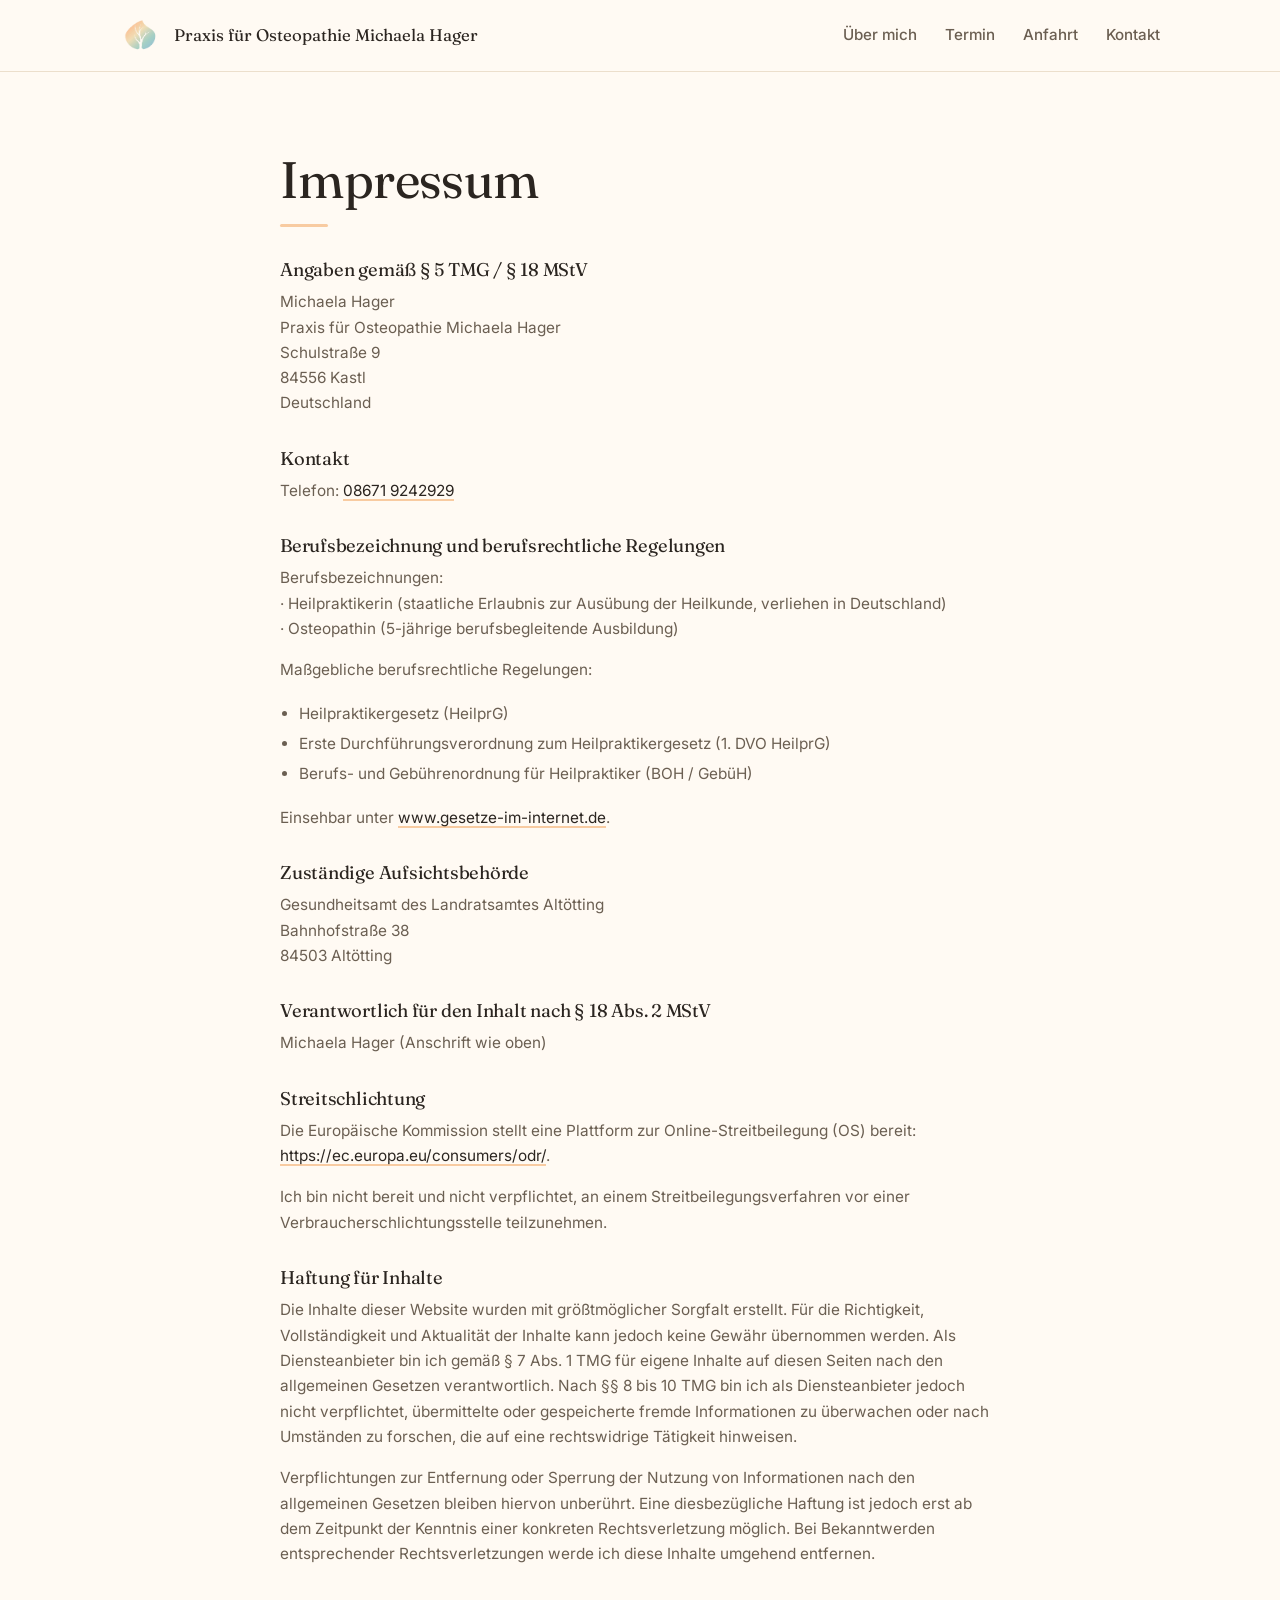
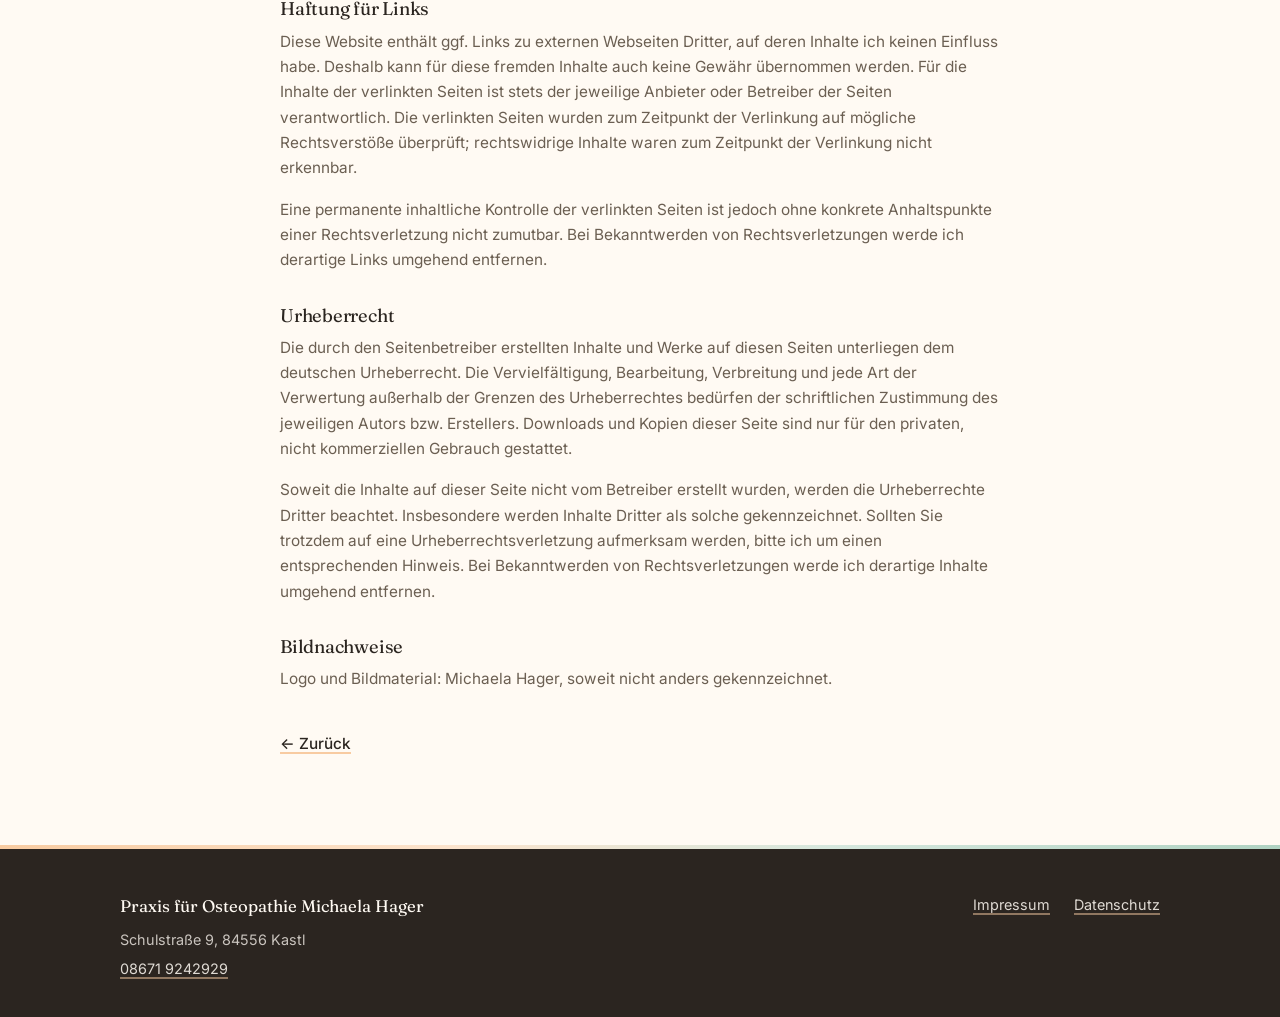
<file: impressum/index.html>
<!doctype html>
<html lang="de">
<head>
  <meta charset="utf-8">
  <meta name="color-scheme" content="light">
  <meta name="viewport" content="width=device-width, initial-scale=1.0">
  <meta name="description" content="Praxis für Osteopathie Michaela Hager in Kastl. Ganzheitliche osteopathische Behandlung für Erwachsene, Kinder und Schwangere in Kastl.">
  <meta name="theme-color" content="#FFFAF3">

  <title>Impressum — Praxis für Osteopathie Michaela Hager</title>

  <link rel="canonical" href="https://osteopathie-hager.de/impressum/">

  <meta property="og:type" content="website">
  <meta property="og:locale" content="de_DE">
  <meta property="og:site_name" content="Praxis für Osteopathie Michaela Hager">
  <meta property="og:title" content="Impressum — Praxis für Osteopathie Michaela Hager">
  <meta property="og:description" content="Ganzheitliche osteopathische Behandlung für Erwachsene, Kinder und Schwangere in Kastl.">
  <meta property="og:url" content="https://osteopathie-hager.de/impressum/">
  <meta property="og:image" content="https://osteopathie-hager.de/img/logo.png">

  <link rel="icon" type="image/png" href="/img/logo.png">
  <link rel="apple-touch-icon" href="/img/logo.png">

  <link rel="preconnect" href="https://fonts.googleapis.com">
  <link rel="preconnect" href="https://fonts.gstatic.com" crossorigin>
  <link href="https://fonts.googleapis.com/css2?family=Fraunces:opsz,wght@9..144,400;9..144,500&family=Inter:wght@400;500;600&display=swap" rel="stylesheet">

  <link rel="stylesheet" href="/css/style.css">

  <noscript>
    <style>
      [data-reveal] { opacity: 1 !important; transform: none !important; }
      .anfahrt__karte-consent { display: none !important; }
    </style>
  </noscript>
</head>
<body>

  <a class="skip-link" href="#hauptinhalt">Zum Inhalt springen</a>

  <header class="nav">
    <div class="wrap nav__inner">
      <a class="nav__brand" href="/">
        <img src="/img/logo.png" alt="" class="nav__logo" width="42" height="42">
        <span class="nav__brand-full">Praxis für Osteopathie Michaela Hager</span>
        <span class="nav__brand-short">Praxis Hager</span>
      </a>
      <button class="nav__burger" type="button" aria-label="Menü öffnen" aria-expanded="false" aria-controls="nav-links">
        <span></span><span></span><span></span>
      </button>
      <nav id="nav-links" class="nav__links" aria-label="Hauptnavigation">
        <a href="/#ueber-mich">Über mich</a>
        <a href="/#termin">Termin</a>
        <a href="/#anfahrt">Anfahrt</a>
        <a href="/#kontakt">Kontakt</a>
      </nav>
    </div>
  </header>

  <main id="hauptinhalt">
    <section class="section section--legal">
      <div class="wrap wrap--narrow">
        <h1>Impressum</h1>

        <h2>Angaben gemäß § 5 TMG / § 18 MStV</h2>
        <p>
          Michaela Hager<br>
          Praxis für Osteopathie Michaela Hager<br>
          Schulstraße 9<br>
          84556 Kastl<br>
          Deutschland
        </p>

        <h2>Kontakt</h2>
        <p>
          Telefon: <a href="tel:+4986719242929">08671 9242929</a>
        </p>

        <h2>Berufsbezeichnung und berufsrechtliche Regelungen</h2>
        <p>
          Berufsbezeichnungen:<br>
          &middot; Heilpraktikerin (staatliche Erlaubnis zur Ausübung der Heilkunde, verliehen in Deutschland)<br>
          &middot; Osteopathin (5-jährige berufsbegleitende Ausbildung)
        </p>
        <p>
          Maßgebliche berufsrechtliche Regelungen:
        </p>
        <ul>
          <li>Heilpraktikergesetz (HeilprG)</li>
          <li>Erste Durchführungsverordnung zum Heilpraktikergesetz (1. DVO HeilprG)</li>
          <li>Berufs- und Gebührenordnung für Heilpraktiker (BOH / GebüH)</li>
        </ul>
        <p>
          Einsehbar unter
          <a href="https://www.gesetze-im-internet.de/heilprg/" rel="noopener" target="_blank">www.gesetze-im-internet.de</a>.
        </p>

        <h2>Zuständige Aufsichtsbehörde</h2>
        <p>
          Gesundheitsamt des Landratsamtes Altötting<br>
          Bahnhofstraße 38<br>
          84503 Altötting
        </p>

        <h2>Verantwortlich für den Inhalt nach § 18 Abs. 2 MStV</h2>
        <p>
          Michaela Hager (Anschrift wie oben)
        </p>

        <h2>Streitschlichtung</h2>
        <p>
          Die Europäische Kommission stellt eine Plattform zur Online-Streitbeilegung (OS) bereit:
          <a href="https://ec.europa.eu/consumers/odr/" rel="noopener" target="_blank">https://ec.europa.eu/consumers/odr/</a>.
        </p>
        <p>
          Ich bin nicht bereit und nicht verpflichtet, an einem Streitbeilegungsverfahren
          vor einer Verbraucherschlichtungsstelle teilzunehmen.
        </p>

        <h2>Haftung für Inhalte</h2>
        <p>
          Die Inhalte dieser Website wurden mit größtmöglicher Sorgfalt erstellt. Für die Richtigkeit,
          Vollständigkeit und Aktualität der Inhalte kann jedoch keine Gewähr übernommen werden. Als
          Diensteanbieter bin ich gemäß § 7 Abs. 1 TMG für eigene Inhalte auf diesen Seiten nach den
          allgemeinen Gesetzen verantwortlich. Nach §§ 8 bis 10 TMG bin ich als Diensteanbieter jedoch
          nicht verpflichtet, übermittelte oder gespeicherte fremde Informationen zu überwachen oder
          nach Umständen zu forschen, die auf eine rechtswidrige Tätigkeit hinweisen.
        </p>
        <p>
          Verpflichtungen zur Entfernung oder Sperrung der Nutzung von Informationen nach den allgemeinen
          Gesetzen bleiben hiervon unberührt. Eine diesbezügliche Haftung ist jedoch erst ab dem Zeitpunkt
          der Kenntnis einer konkreten Rechtsverletzung möglich. Bei Bekanntwerden entsprechender
          Rechtsverletzungen werde ich diese Inhalte umgehend entfernen.
        </p>

        <h2>Haftung für Links</h2>
        <p>
          Diese Website enthält ggf. Links zu externen Webseiten Dritter, auf deren Inhalte ich keinen
          Einfluss habe. Deshalb kann für diese fremden Inhalte auch keine Gewähr übernommen werden. Für
          die Inhalte der verlinkten Seiten ist stets der jeweilige Anbieter oder Betreiber der Seiten
          verantwortlich. Die verlinkten Seiten wurden zum Zeitpunkt der Verlinkung auf mögliche
          Rechtsverstöße überprüft; rechtswidrige Inhalte waren zum Zeitpunkt der Verlinkung nicht
          erkennbar.
        </p>
        <p>
          Eine permanente inhaltliche Kontrolle der verlinkten Seiten ist jedoch ohne konkrete
          Anhaltspunkte einer Rechtsverletzung nicht zumutbar. Bei Bekanntwerden von Rechtsverletzungen
          werde ich derartige Links umgehend entfernen.
        </p>

        <h2>Urheberrecht</h2>
        <p>
          Die durch den Seitenbetreiber erstellten Inhalte und Werke auf diesen Seiten unterliegen dem
          deutschen Urheberrecht. Die Vervielfältigung, Bearbeitung, Verbreitung und jede Art der
          Verwertung außerhalb der Grenzen des Urheberrechtes bedürfen der schriftlichen Zustimmung des
          jeweiligen Autors bzw. Erstellers. Downloads und Kopien dieser Seite sind nur für den privaten,
          nicht kommerziellen Gebrauch gestattet.
        </p>
        <p>
          Soweit die Inhalte auf dieser Seite nicht vom Betreiber erstellt wurden, werden die
          Urheberrechte Dritter beachtet. Insbesondere werden Inhalte Dritter als solche gekennzeichnet.
          Sollten Sie trotzdem auf eine Urheberrechtsverletzung aufmerksam werden, bitte ich um einen
          entsprechenden Hinweis. Bei Bekanntwerden von Rechtsverletzungen werde ich derartige Inhalte
          umgehend entfernen.
        </p>

        <h2>Bildnachweise</h2>
        <p>
          Logo und Bildmaterial: Michaela Hager, soweit nicht anders gekennzeichnet.
        </p>

        <p class="back"><a href="/">&larr; Zurück</a></p>
      </div>
    </section>
  </main>

  <footer class="footer">
    <div class="wrap footer__inner">
      <div>
        <p class="footer__name">Praxis für Osteopathie Michaela Hager</p>
        <p>Schulstraße 9, 84556 Kastl</p>
        <p>
          <a href="tel:+4986719242929" aria-label="Praxis telefonisch anrufen">08671 9242929</a>
        </p>
      </div>
      <nav class="footer__legal" aria-label="Rechtliches">
        <a href="/impressum/">Impressum</a>
        <a href="/datenschutz/">Datenschutz</a>
      </nav>
    </div>
  </footer>

  <script src="/js/reveal.js" defer></script>
  <script src="/js/main.js" defer></script>
</body>
</html>
</file>
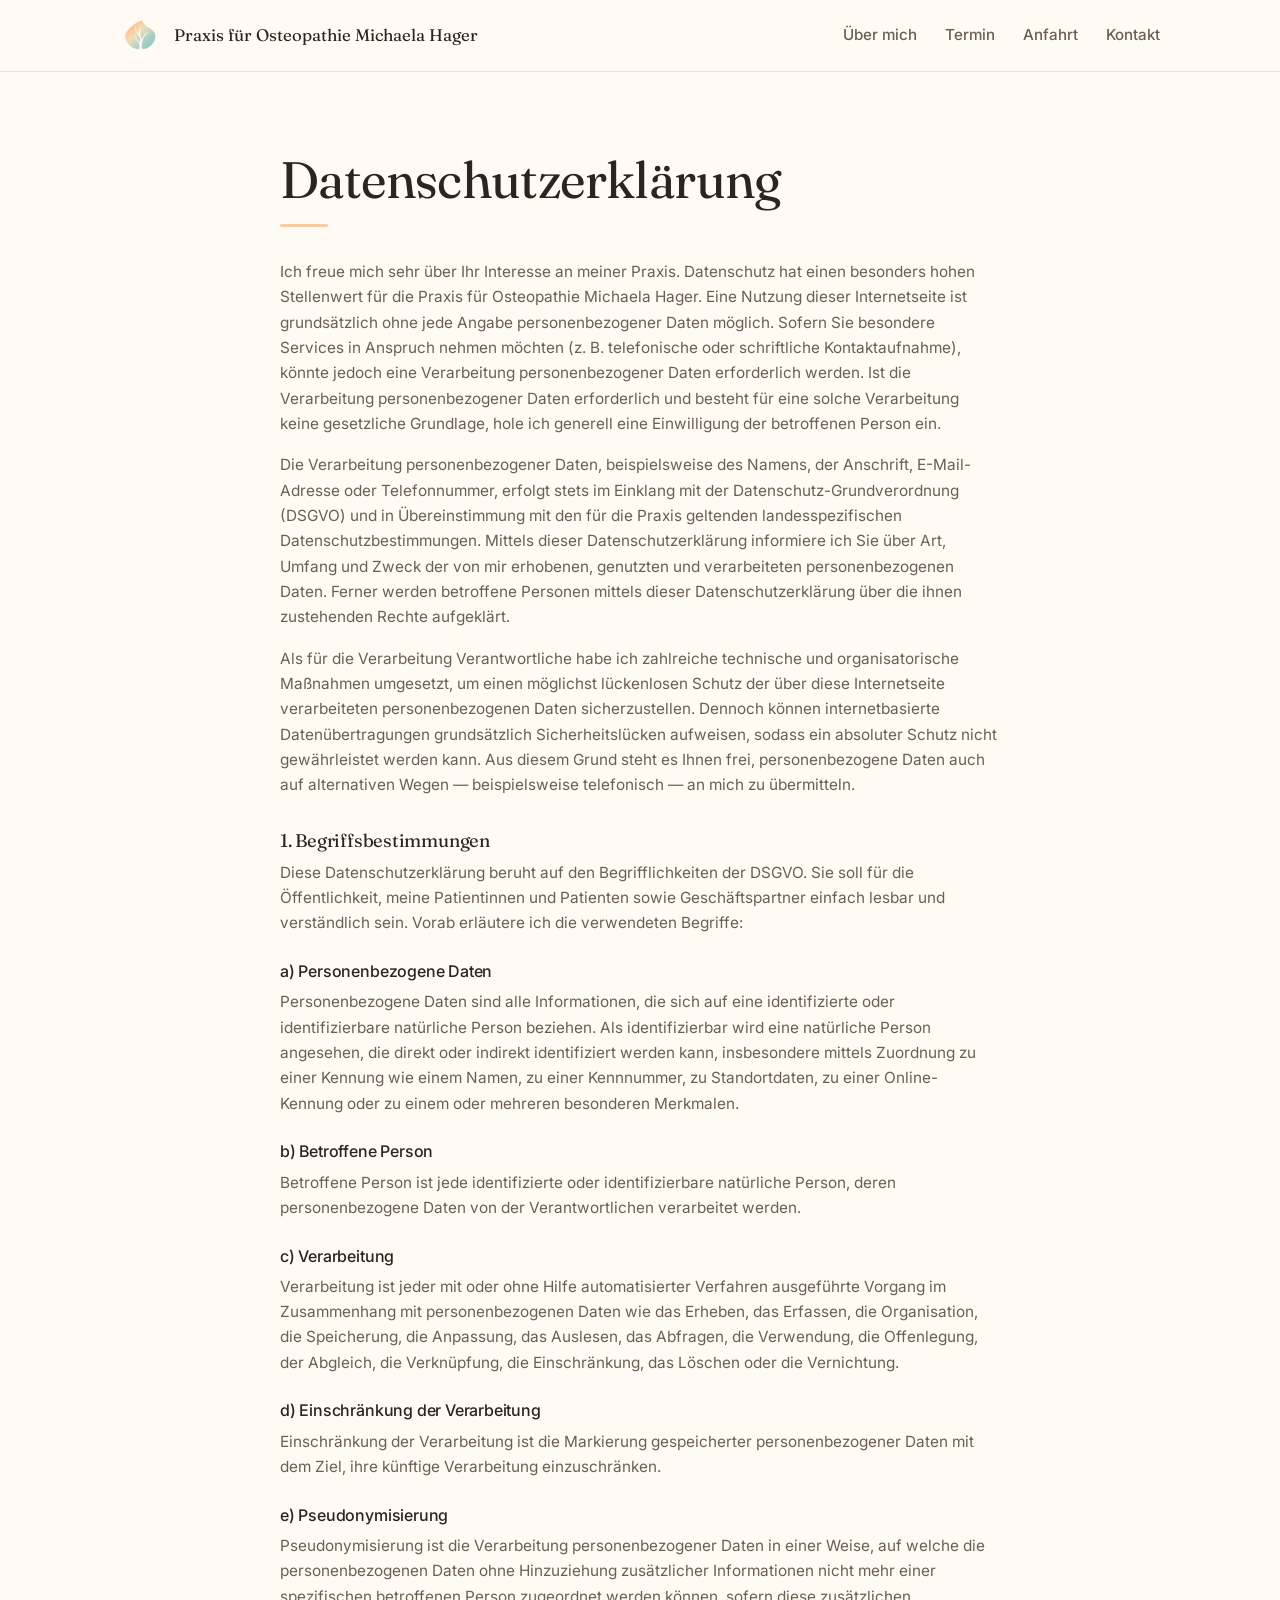
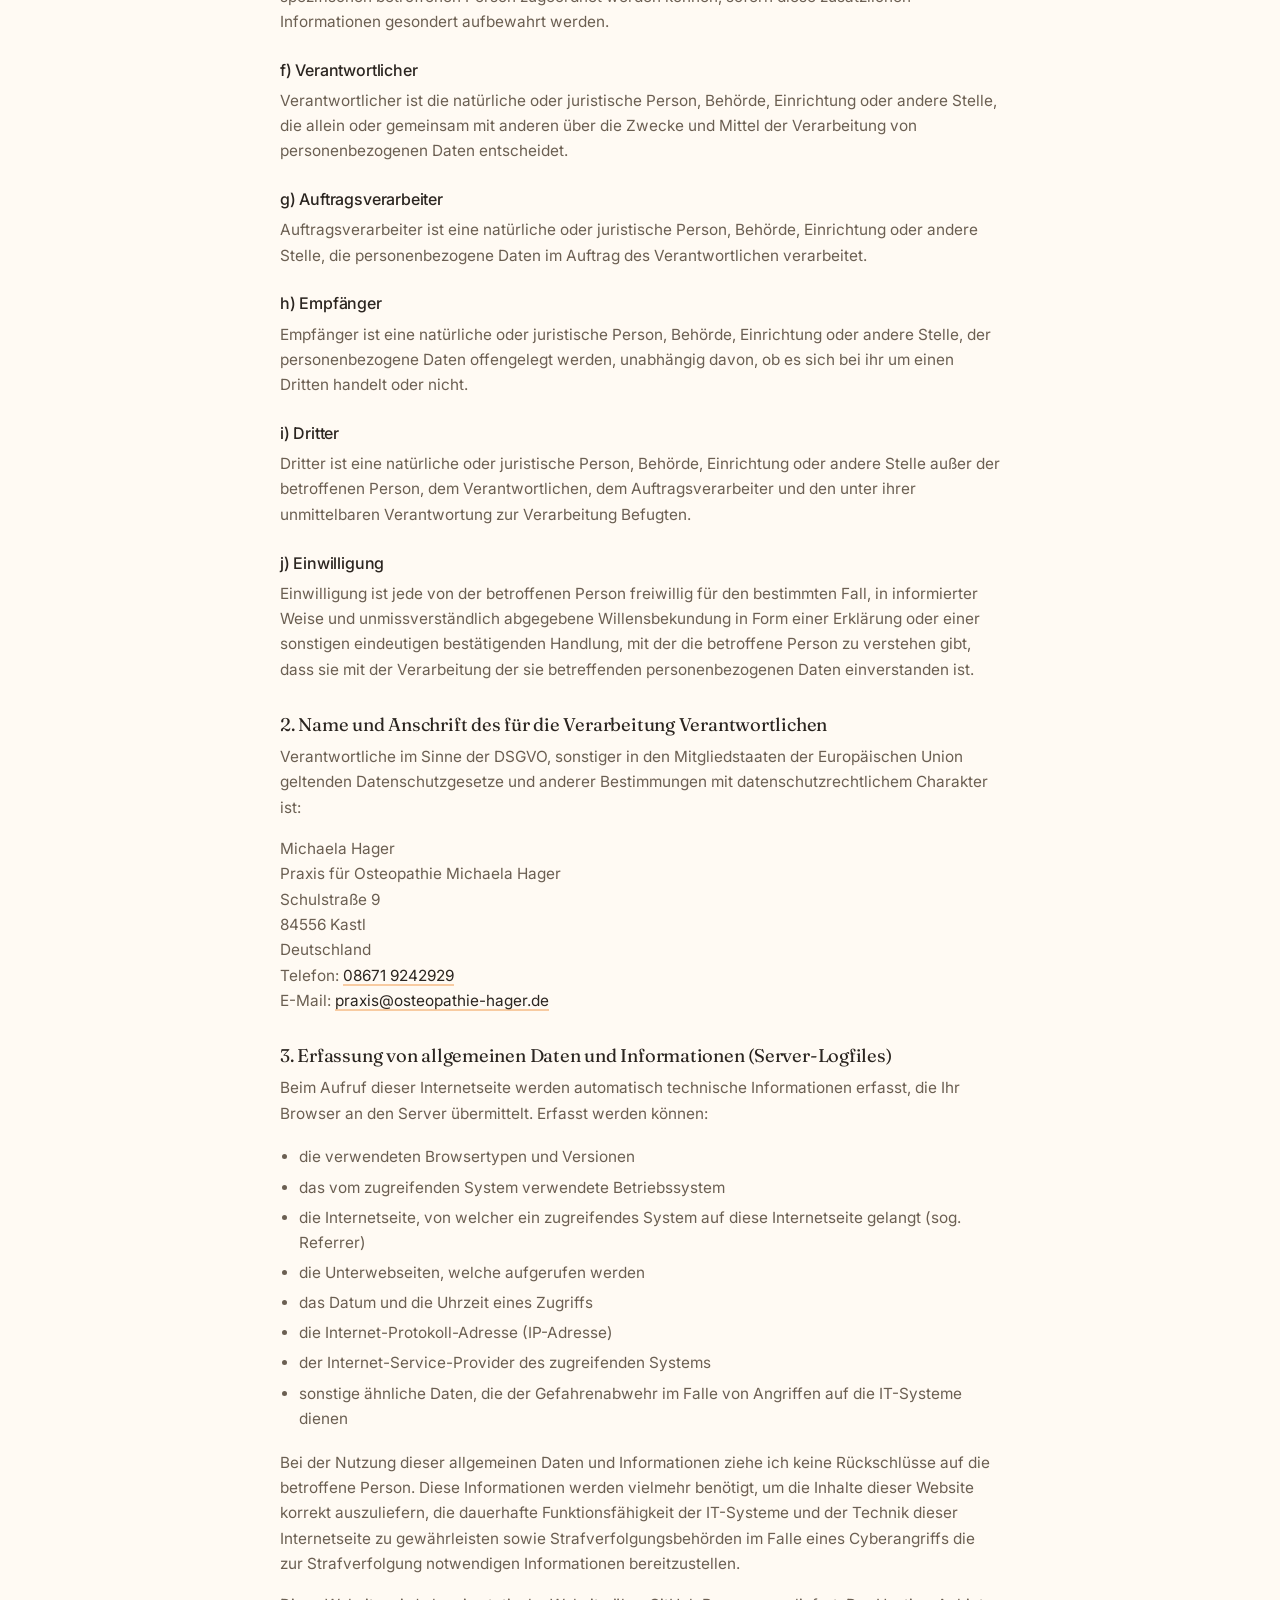
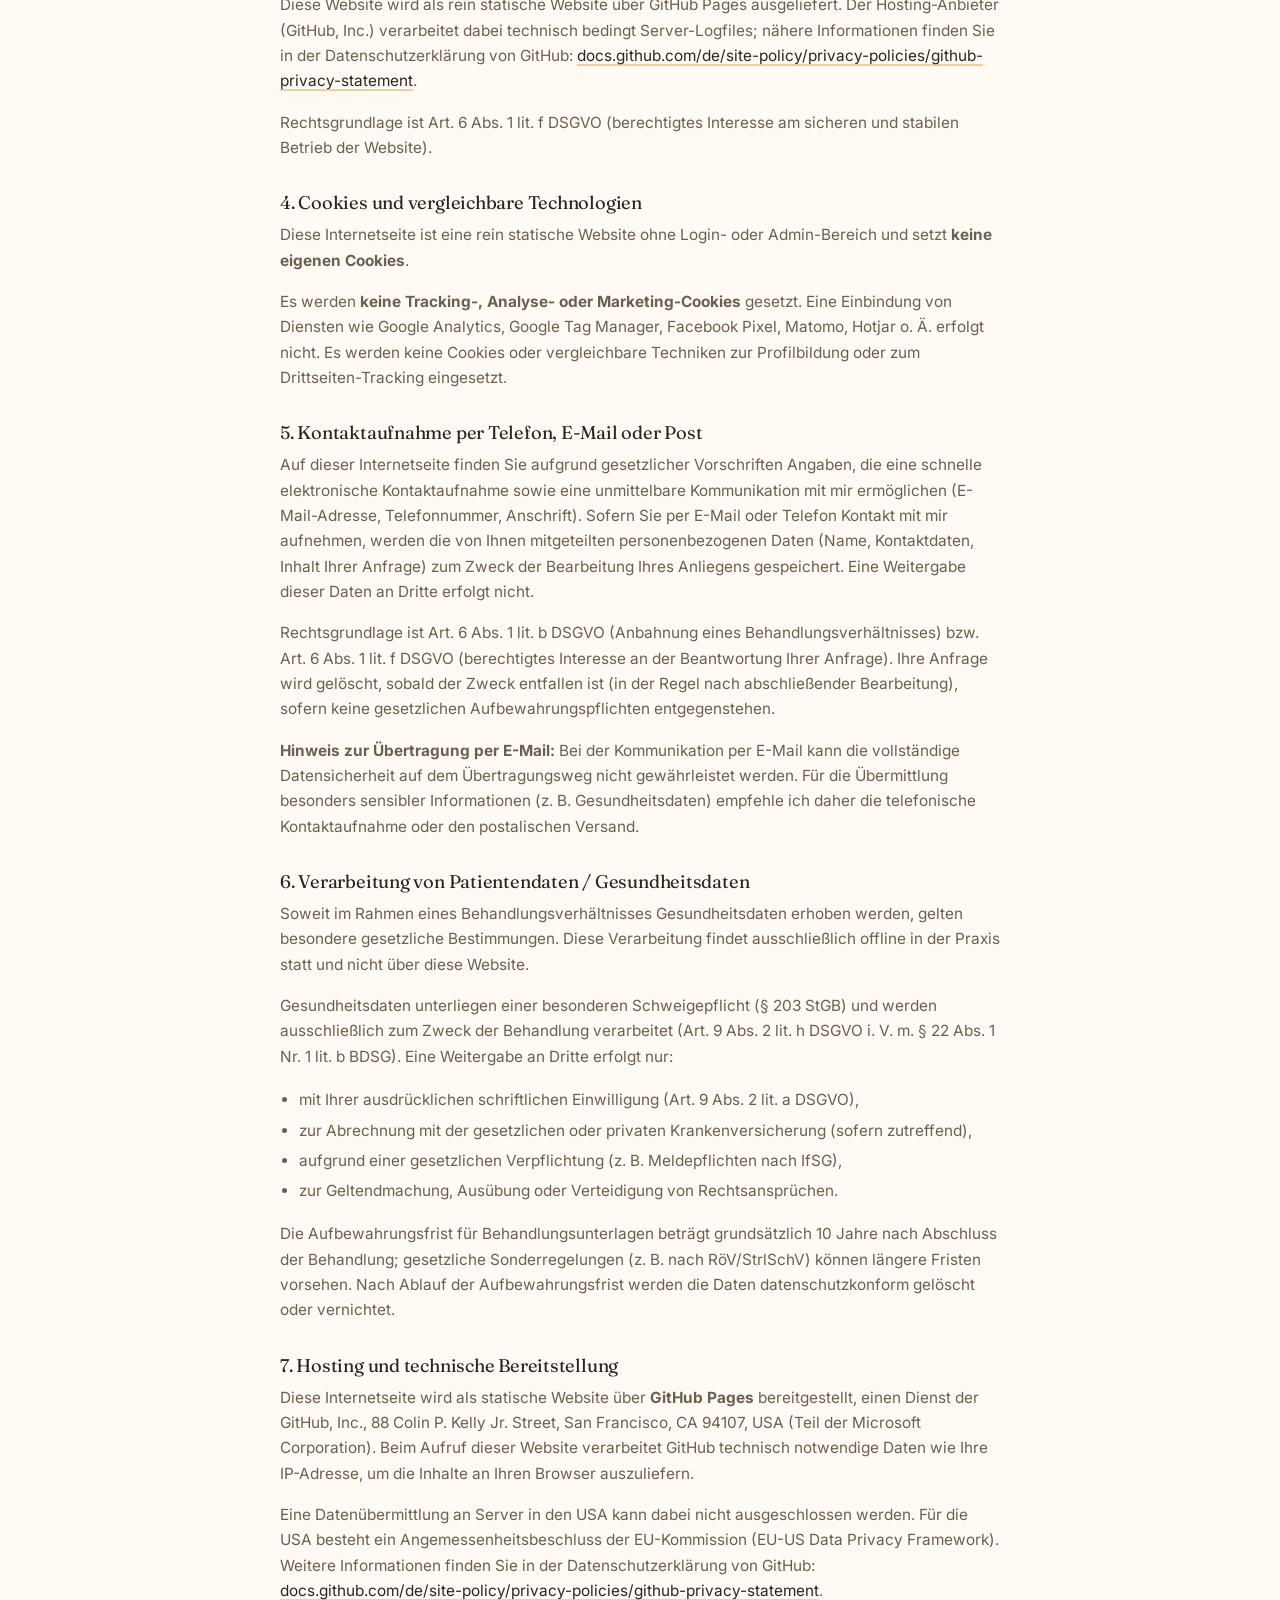
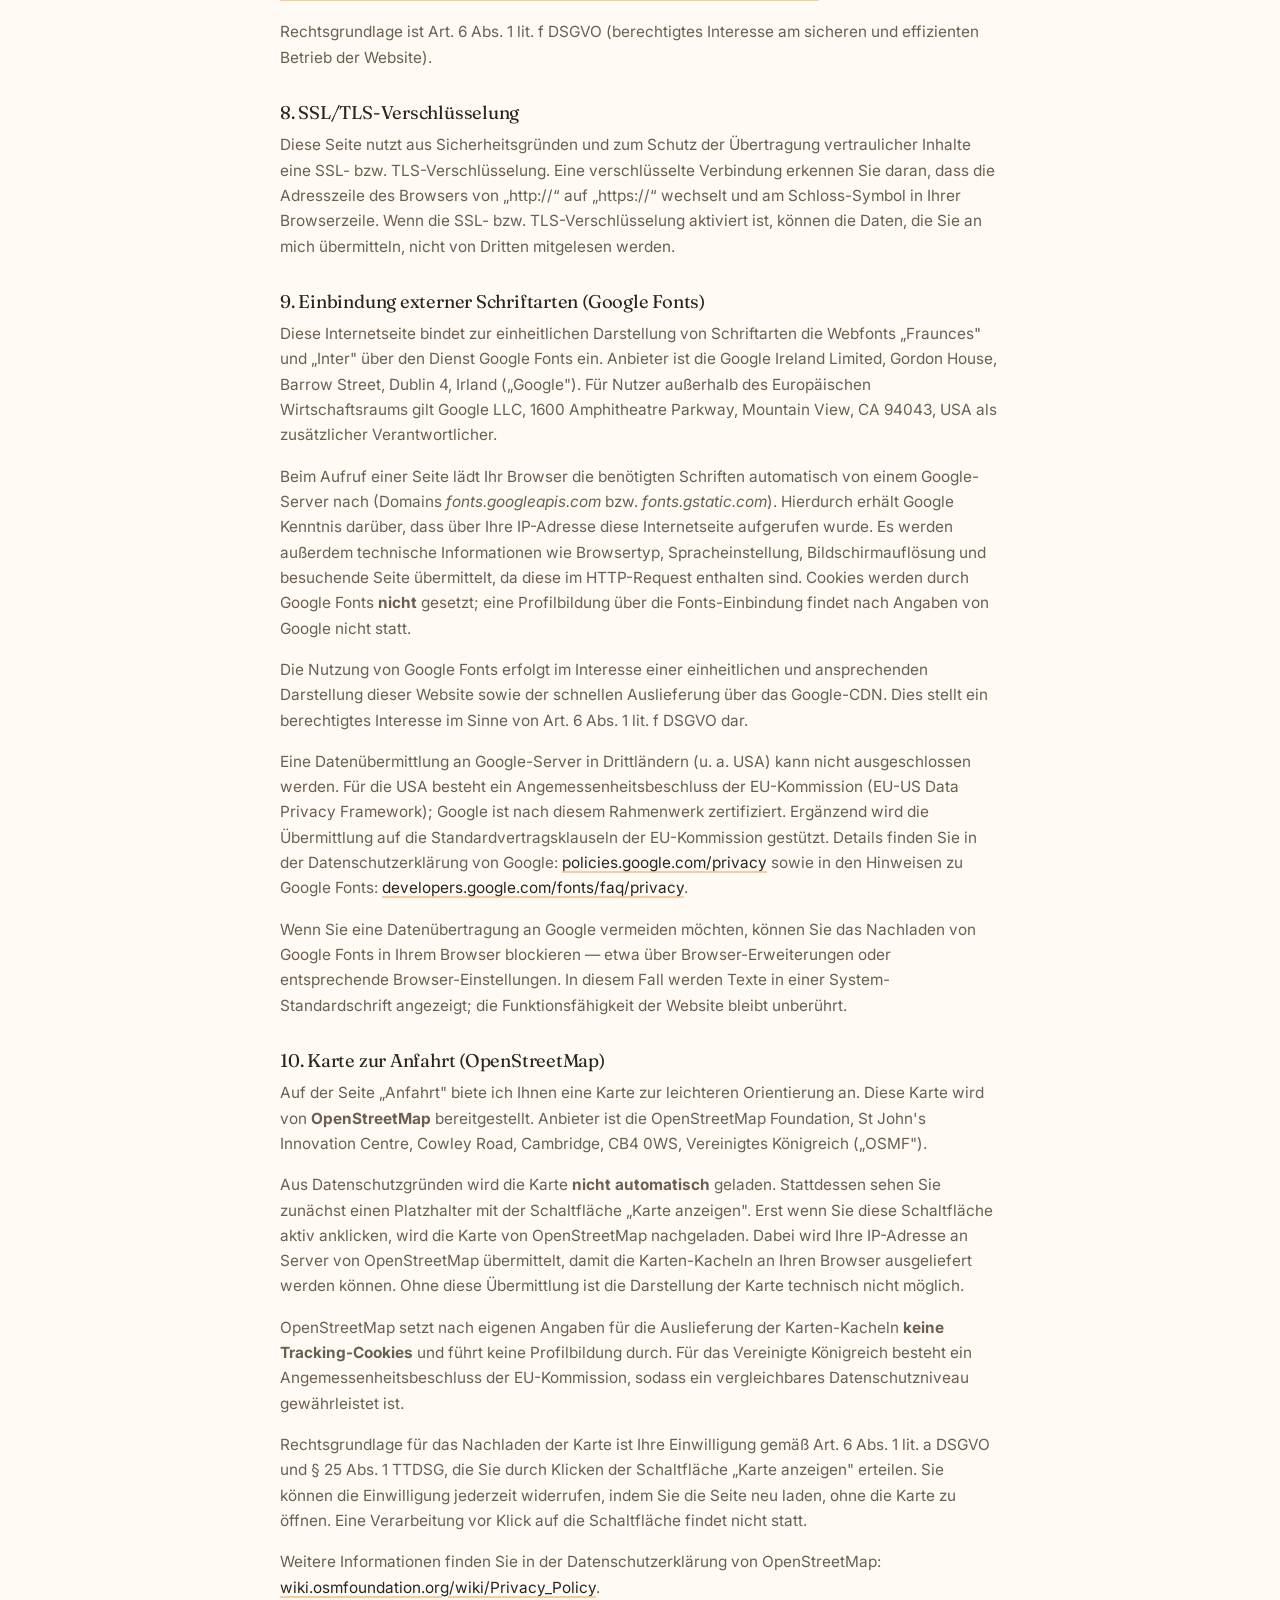
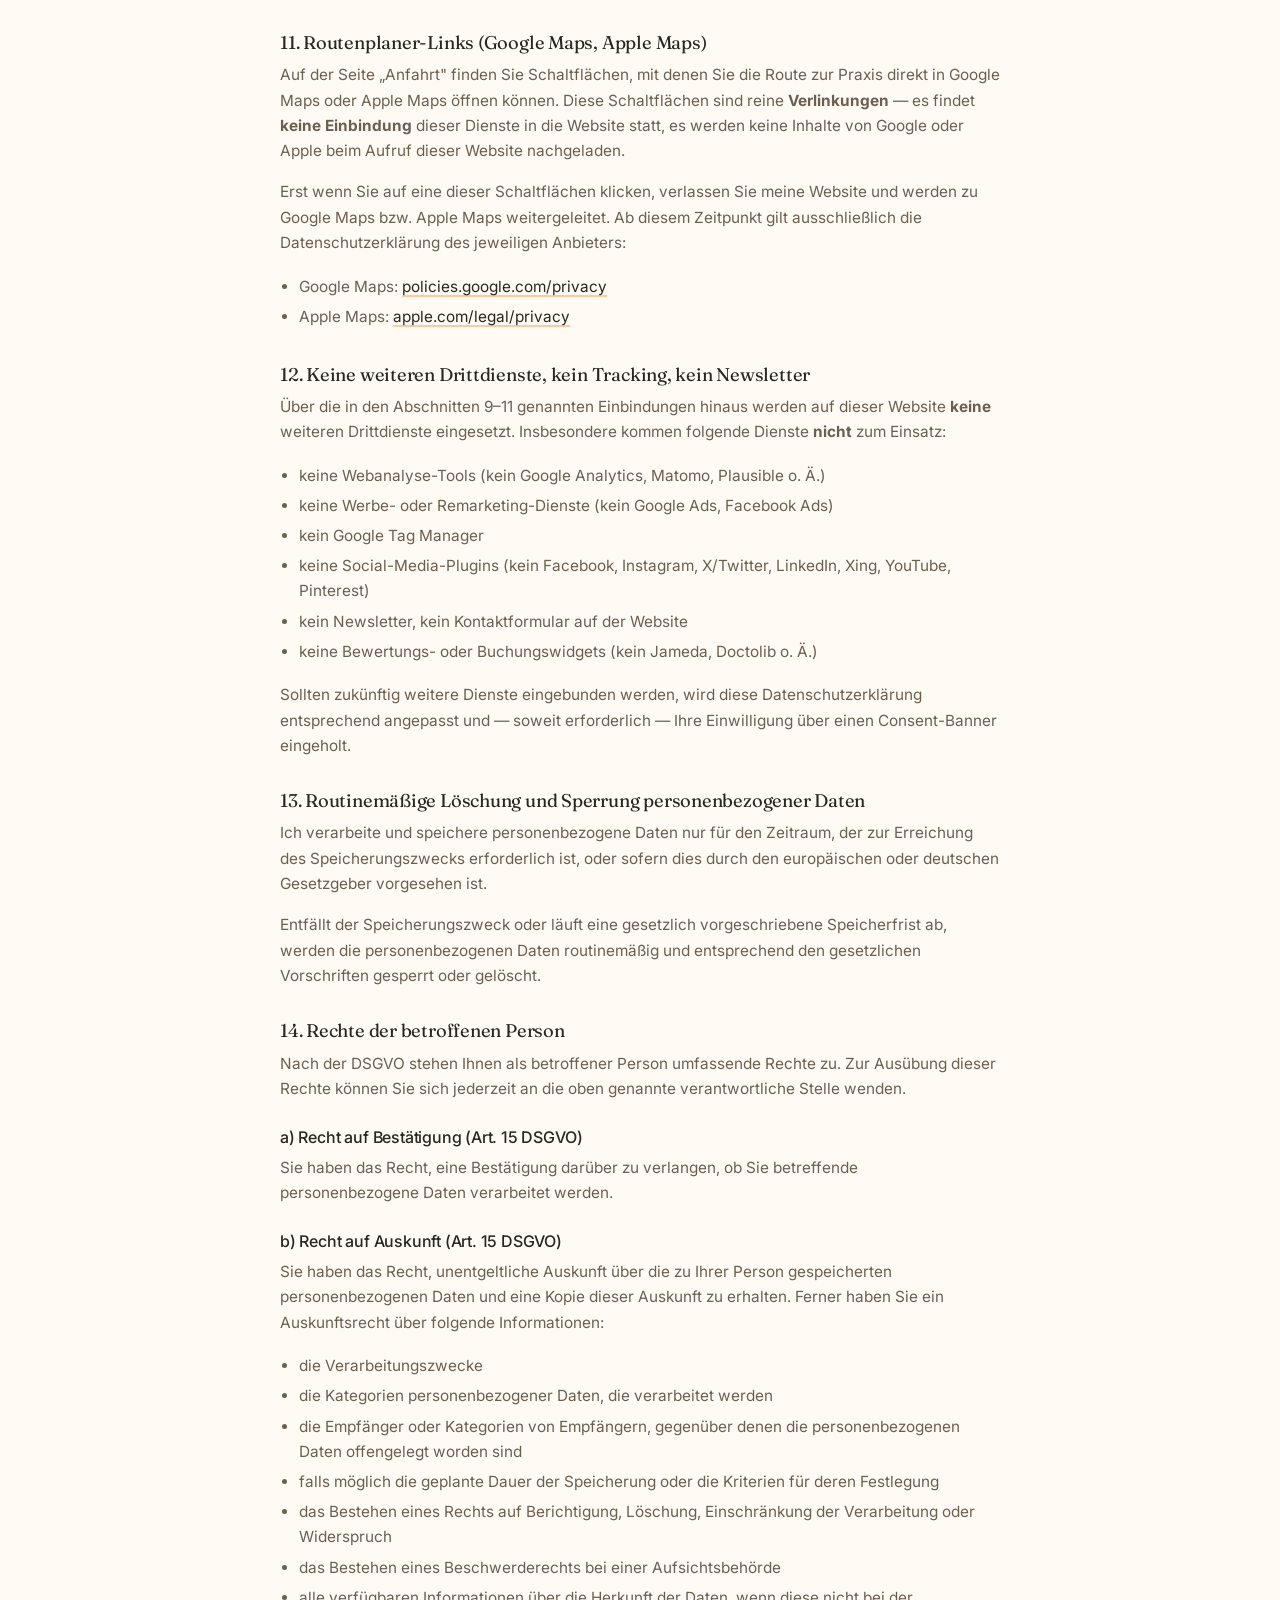
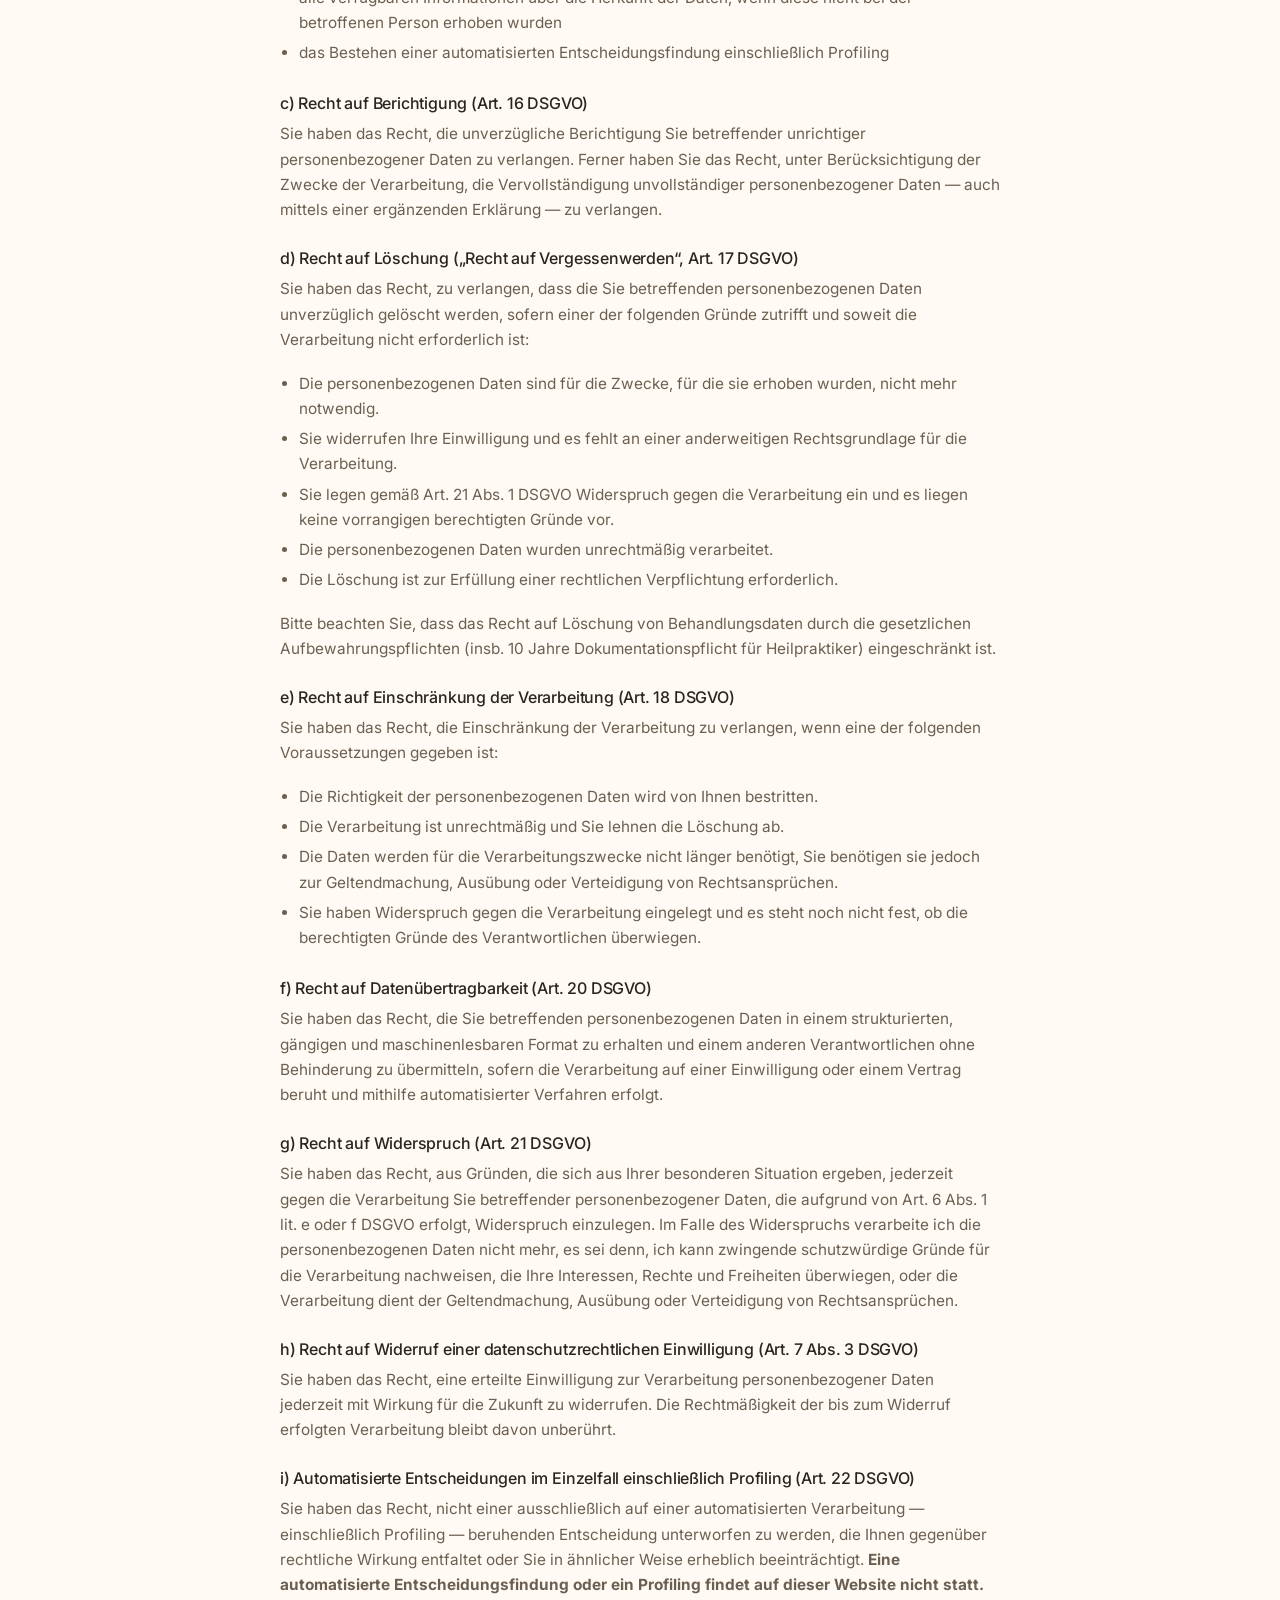
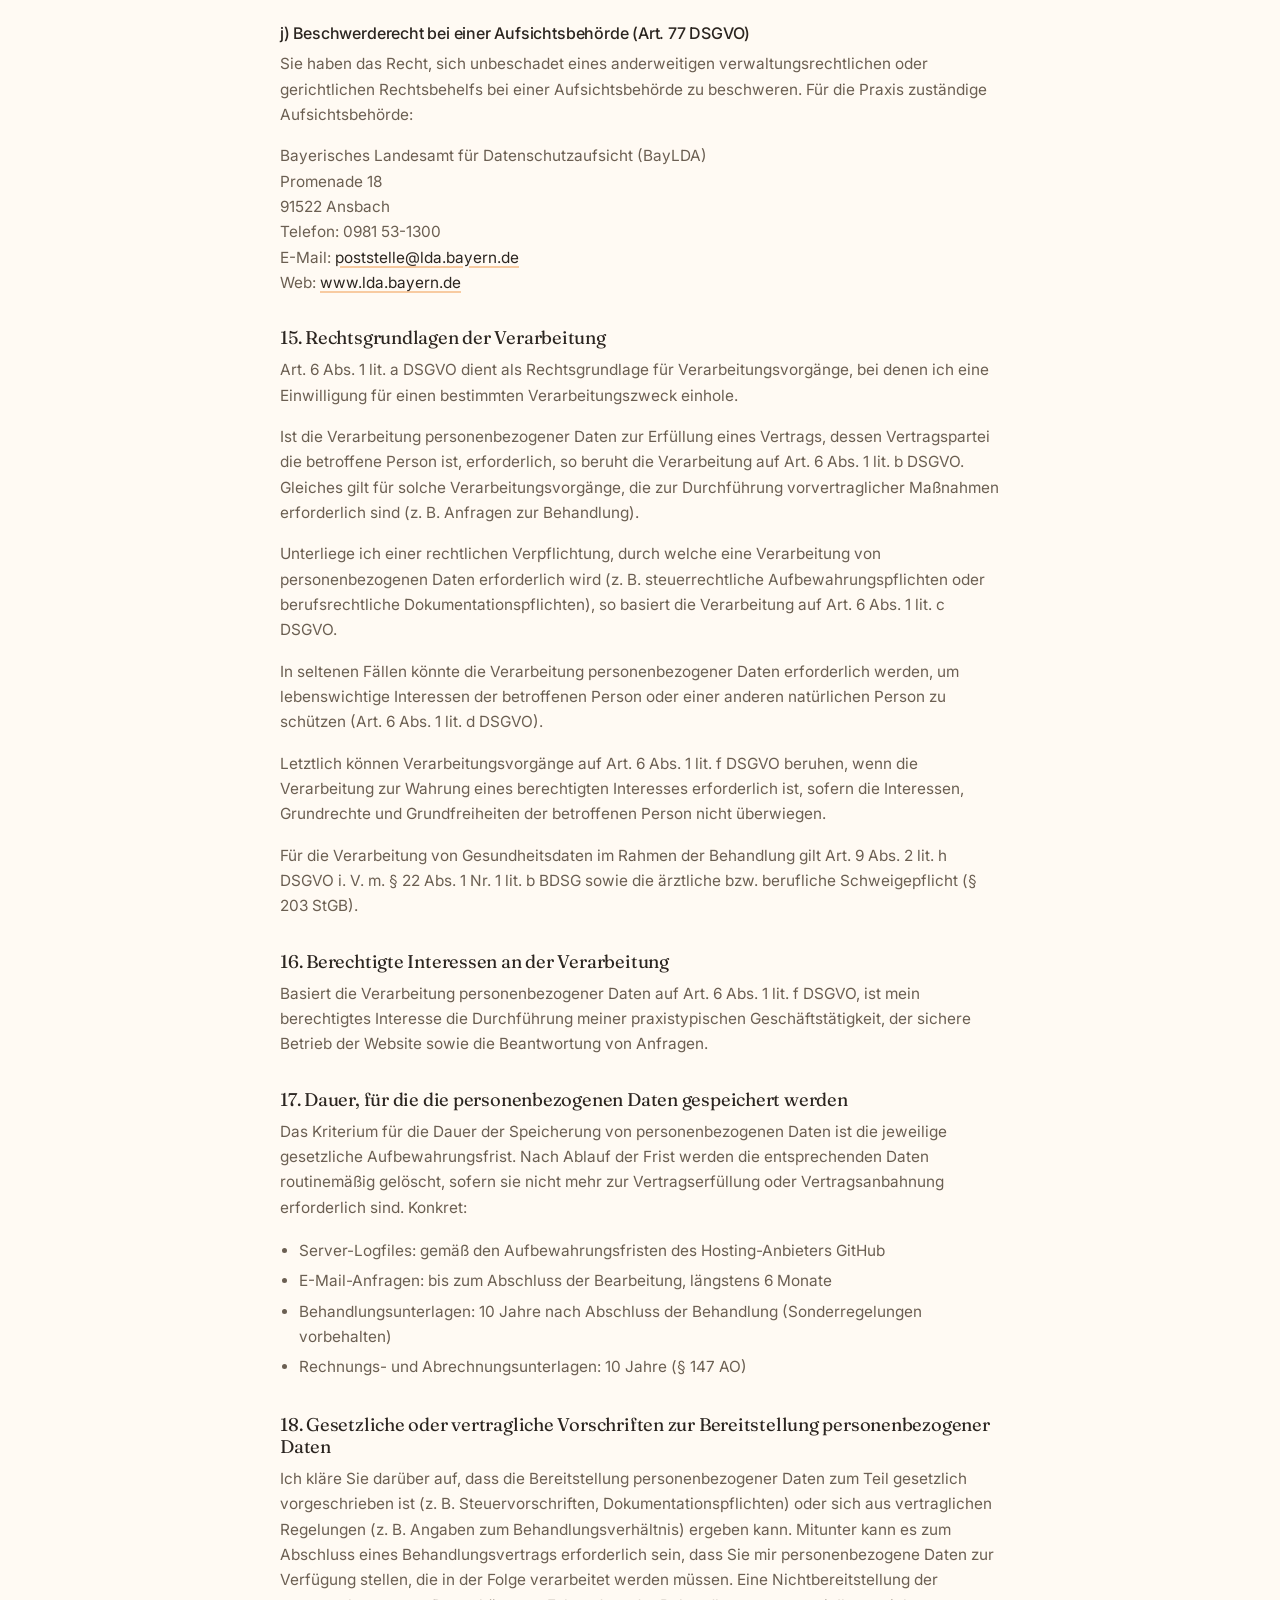
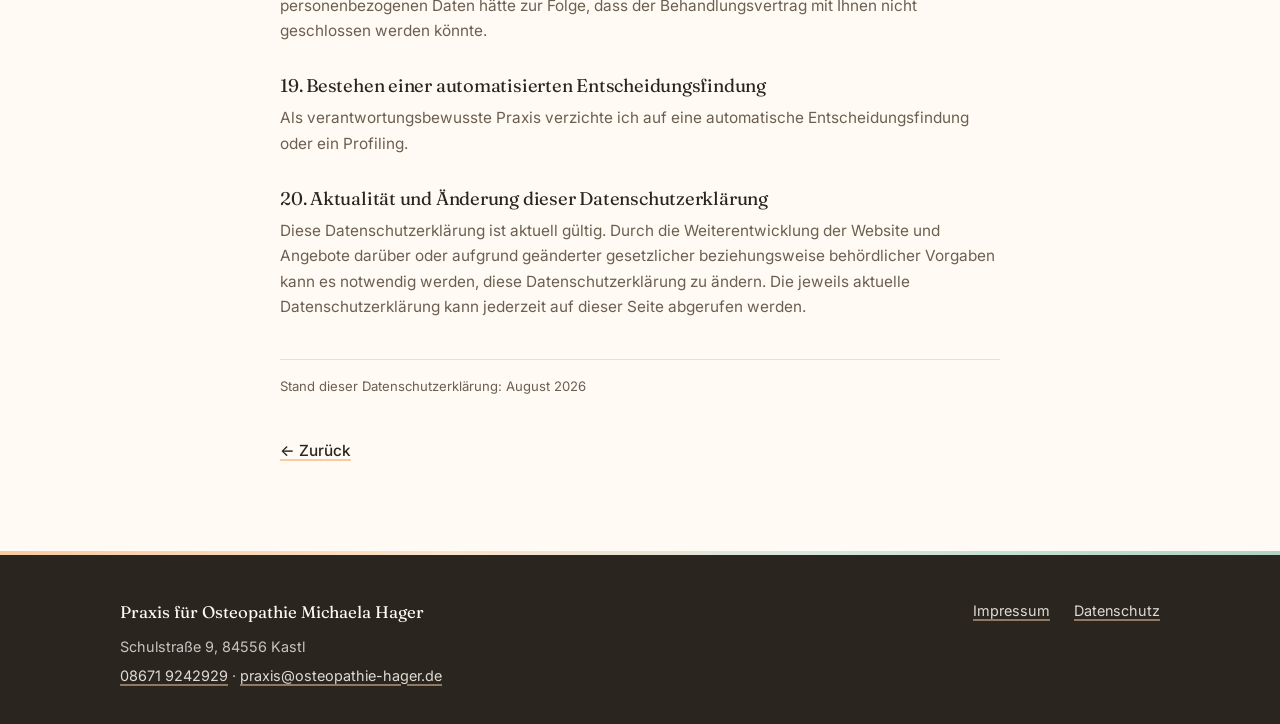
<file: datenschutz.html>
<!doctype html>
<html lang="de">
<head>
  <meta charset="utf-8">
  <meta name="color-scheme" content="light">
  <meta name="viewport" content="width=device-width, initial-scale=1.0">
  <meta name="description" content="Praxis für Osteopathie Michaela Hager in Kastl. Ganzheitliche osteopathische Behandlung für Erwachsene, Kinder und Schwangere in Kastl.">
  <meta name="theme-color" content="#FAF6F1">

  <title>Datenschutz — Praxis für Osteopathie Michaela Hager</title>

  <link rel="canonical" href="https://osteopathie-hager.de/datenschutz.html">

  <meta property="og:type" content="website">
  <meta property="og:locale" content="de_DE">
  <meta property="og:site_name" content="Praxis für Osteopathie Michaela Hager">
  <meta property="og:title" content="Datenschutz — Praxis für Osteopathie Michaela Hager">
  <meta property="og:description" content="Ganzheitliche osteopathische Behandlung für Erwachsene, Kinder und Schwangere in Kastl.">
  <meta property="og:url" content="https://osteopathie-hager.de/datenschutz.html">
  <meta property="og:image" content="https://osteopathie-hager.de/img/logo.png">

  <link rel="icon" type="image/png" href="img/logo.png">
  <link rel="apple-touch-icon" href="img/logo.png">

  <link rel="preconnect" href="https://fonts.googleapis.com">
  <link rel="preconnect" href="https://fonts.gstatic.com" crossorigin>
  <link href="https://fonts.googleapis.com/css2?family=Fraunces:opsz,wght@9..144,400;9..144,500&family=Inter:wght@400;500;600&display=swap" rel="stylesheet">

  <link rel="stylesheet" href="css/style.css">

  <noscript>
    <style>
      [data-reveal] { opacity: 1 !important; transform: none !important; }
      .anfahrt__karte-consent { display: none !important; }
    </style>
  </noscript>
</head>
<body>

  <a class="skip-link" href="#hauptinhalt">Zum Inhalt springen</a>

  <header class="nav">
    <div class="wrap nav__inner">
      <a class="nav__brand" href="index.html">
        <img src="img/logo.png" alt="" class="nav__logo" width="42" height="42">
        <span class="nav__brand-full">Praxis für Osteopathie Michaela Hager</span>
        <span class="nav__brand-short">Praxis Hager</span>
      </a>
      <button class="nav__burger" type="button" aria-label="Menü öffnen" aria-expanded="false" aria-controls="nav-links">
        <span></span><span></span><span></span>
      </button>
      <nav id="nav-links" class="nav__links" aria-label="Hauptnavigation">
        <a href="index.html#ueber-mich">Über mich</a>
        <a href="index.html#termin">Termin</a>
        <a href="index.html#anfahrt">Anfahrt</a>
        <a href="index.html#kontakt">Kontakt</a>
      </nav>
    </div>
  </header>

  <main id="hauptinhalt">
    <section class="section section--legal">
      <div class="wrap wrap--narrow">
        <h1>Datenschutzerklärung</h1>

        <p>
          Ich freue mich sehr über Ihr Interesse an meiner Praxis. Datenschutz hat einen besonders
          hohen Stellenwert für die Praxis für Osteopathie Michaela Hager. Eine Nutzung dieser Internetseite ist
          grundsätzlich ohne jede Angabe personenbezogener Daten möglich. Sofern Sie besondere
          Services in Anspruch nehmen möchten (z.&nbsp;B. telefonische oder schriftliche
          Kontaktaufnahme), könnte jedoch eine Verarbeitung personenbezogener Daten erforderlich
          werden. Ist die Verarbeitung personenbezogener Daten erforderlich und besteht für eine
          solche Verarbeitung keine gesetzliche Grundlage, hole ich generell eine Einwilligung
          der betroffenen Person ein.
        </p>

        <p>
          Die Verarbeitung personenbezogener Daten, beispielsweise des Namens, der Anschrift,
          E-Mail-Adresse oder Telefonnummer, erfolgt stets im Einklang mit der
          Datenschutz-Grundverordnung (DSGVO) und in Übereinstimmung mit den für die Praxis
          geltenden landesspezifischen Datenschutzbestimmungen. Mittels dieser Datenschutzerklärung
          informiere ich Sie über Art, Umfang und Zweck der von mir erhobenen, genutzten und
          verarbeiteten personenbezogenen Daten. Ferner werden betroffene Personen mittels dieser
          Datenschutzerklärung über die ihnen zustehenden Rechte aufgeklärt.
        </p>

        <p>
          Als für die Verarbeitung Verantwortliche habe ich zahlreiche technische und organisatorische
          Maßnahmen umgesetzt, um einen möglichst lückenlosen Schutz der über diese Internetseite
          verarbeiteten personenbezogenen Daten sicherzustellen. Dennoch können internetbasierte
          Datenübertragungen grundsätzlich Sicherheitslücken aufweisen, sodass ein absoluter Schutz
          nicht gewährleistet werden kann. Aus diesem Grund steht es Ihnen frei, personenbezogene
          Daten auch auf alternativen Wegen — beispielsweise telefonisch — an mich zu übermitteln.
        </p>

        <h2>1. Begriffsbestimmungen</h2>
        <p>
          Diese Datenschutzerklärung beruht auf den Begrifflichkeiten der DSGVO. Sie soll für die
          Öffentlichkeit, meine Patientinnen und Patienten sowie Geschäftspartner einfach lesbar und
          verständlich sein. Vorab erläutere ich die verwendeten Begriffe:
        </p>

        <h3>a) Personenbezogene Daten</h3>
        <p>
          Personenbezogene Daten sind alle Informationen, die sich auf eine identifizierte oder
          identifizierbare natürliche Person beziehen. Als identifizierbar wird eine natürliche
          Person angesehen, die direkt oder indirekt identifiziert werden kann, insbesondere mittels
          Zuordnung zu einer Kennung wie einem Namen, zu einer Kennnummer, zu Standortdaten, zu
          einer Online-Kennung oder zu einem oder mehreren besonderen Merkmalen.
        </p>

        <h3>b) Betroffene Person</h3>
        <p>
          Betroffene Person ist jede identifizierte oder identifizierbare natürliche Person, deren
          personenbezogene Daten von der Verantwortlichen verarbeitet werden.
        </p>

        <h3>c) Verarbeitung</h3>
        <p>
          Verarbeitung ist jeder mit oder ohne Hilfe automatisierter Verfahren ausgeführte Vorgang
          im Zusammenhang mit personenbezogenen Daten wie das Erheben, das Erfassen, die Organisation,
          die Speicherung, die Anpassung, das Auslesen, das Abfragen, die Verwendung, die Offenlegung,
          der Abgleich, die Verknüpfung, die Einschränkung, das Löschen oder die Vernichtung.
        </p>

        <h3>d) Einschränkung der Verarbeitung</h3>
        <p>
          Einschränkung der Verarbeitung ist die Markierung gespeicherter personenbezogener Daten mit
          dem Ziel, ihre künftige Verarbeitung einzuschränken.
        </p>

        <h3>e) Pseudonymisierung</h3>
        <p>
          Pseudonymisierung ist die Verarbeitung personenbezogener Daten in einer Weise, auf welche
          die personenbezogenen Daten ohne Hinzuziehung zusätzlicher Informationen nicht mehr einer
          spezifischen betroffenen Person zugeordnet werden können, sofern diese zusätzlichen
          Informationen gesondert aufbewahrt werden.
        </p>

        <h3>f) Verantwortlicher</h3>
        <p>
          Verantwortlicher ist die natürliche oder juristische Person, Behörde, Einrichtung oder
          andere Stelle, die allein oder gemeinsam mit anderen über die Zwecke und Mittel der
          Verarbeitung von personenbezogenen Daten entscheidet.
        </p>

        <h3>g) Auftragsverarbeiter</h3>
        <p>
          Auftragsverarbeiter ist eine natürliche oder juristische Person, Behörde, Einrichtung oder
          andere Stelle, die personenbezogene Daten im Auftrag des Verantwortlichen verarbeitet.
        </p>

        <h3>h) Empfänger</h3>
        <p>
          Empfänger ist eine natürliche oder juristische Person, Behörde, Einrichtung oder andere
          Stelle, der personenbezogene Daten offengelegt werden, unabhängig davon, ob es sich bei
          ihr um einen Dritten handelt oder nicht.
        </p>

        <h3>i) Dritter</h3>
        <p>
          Dritter ist eine natürliche oder juristische Person, Behörde, Einrichtung oder andere
          Stelle außer der betroffenen Person, dem Verantwortlichen, dem Auftragsverarbeiter und
          den unter ihrer unmittelbaren Verantwortung zur Verarbeitung Befugten.
        </p>

        <h3>j) Einwilligung</h3>
        <p>
          Einwilligung ist jede von der betroffenen Person freiwillig für den bestimmten Fall, in
          informierter Weise und unmissverständlich abgegebene Willensbekundung in Form einer
          Erklärung oder einer sonstigen eindeutigen bestätigenden Handlung, mit der die betroffene
          Person zu verstehen gibt, dass sie mit der Verarbeitung der sie betreffenden
          personenbezogenen Daten einverstanden ist.
        </p>

        <h2>2. Name und Anschrift des für die Verarbeitung Verantwortlichen</h2>
        <p>
          Verantwortliche im Sinne der DSGVO, sonstiger in den Mitgliedstaaten der Europäischen
          Union geltenden Datenschutzgesetze und anderer Bestimmungen mit datenschutzrechtlichem
          Charakter ist:
        </p>
        <p>
          Michaela Hager<br>
          Praxis für Osteopathie Michaela Hager<br>
          Schulstraße 9<br>
          84556 Kastl<br>
          Deutschland<br>
          Telefon: <a href="tel:+4986719242929">08671 9242929</a><br>
          E-Mail: <a href="mailto:praxis@osteopathie-hager.de">praxis@osteopathie-hager.de</a>
        </p>

        <h2>3. Erfassung von allgemeinen Daten und Informationen (Server-Logfiles)</h2>
        <p>
          Beim Aufruf dieser Internetseite werden automatisch technische Informationen erfasst, die
          Ihr Browser an den Server übermittelt. Erfasst werden können:
        </p>
        <ul>
          <li>die verwendeten Browsertypen und Versionen</li>
          <li>das vom zugreifenden System verwendete Betriebssystem</li>
          <li>die Internetseite, von welcher ein zugreifendes System auf diese Internetseite gelangt (sog. Referrer)</li>
          <li>die Unterwebseiten, welche aufgerufen werden</li>
          <li>das Datum und die Uhrzeit eines Zugriffs</li>
          <li>die Internet-Protokoll-Adresse (IP-Adresse)</li>
          <li>der Internet-Service-Provider des zugreifenden Systems</li>
          <li>sonstige ähnliche Daten, die der Gefahrenabwehr im Falle von Angriffen auf die IT-Systeme dienen</li>
        </ul>
        <p>
          Bei der Nutzung dieser allgemeinen Daten und Informationen ziehe ich keine Rückschlüsse
          auf die betroffene Person. Diese Informationen werden vielmehr benötigt, um die Inhalte
          dieser Website korrekt auszuliefern, die dauerhafte Funktionsfähigkeit der IT-Systeme und
          der Technik dieser Internetseite zu gewährleisten sowie Strafverfolgungsbehörden im Falle
          eines Cyberangriffs die zur Strafverfolgung notwendigen Informationen bereitzustellen.
        </p>
        <p>
          Diese Website wird als rein statische Website über GitHub Pages ausgeliefert. Der
          Hosting-Anbieter (GitHub, Inc.) verarbeitet dabei technisch bedingt Server-Logfiles;
          nähere Informationen finden Sie in der Datenschutzerklärung von GitHub:
          <a href="https://docs.github.com/de/site-policy/privacy-policies/github-privacy-statement" rel="noopener" target="_blank">docs.github.com/de/site-policy/privacy-policies/github-privacy-statement</a>.
        </p>
        <p>
          Rechtsgrundlage ist Art. 6 Abs. 1 lit. f DSGVO (berechtigtes Interesse am sicheren und
          stabilen Betrieb der Website).
        </p>

        <h2>4. Cookies und vergleichbare Technologien</h2>
        <p>
          Diese Internetseite ist eine rein statische Website ohne Login- oder Admin-Bereich und
          setzt <strong>keine eigenen Cookies</strong>.
        </p>
        <p>
          Es werden <strong>keine Tracking-, Analyse- oder Marketing-Cookies</strong> gesetzt. Eine
          Einbindung von Diensten wie Google Analytics, Google Tag Manager, Facebook Pixel, Matomo,
          Hotjar o.&nbsp;Ä. erfolgt nicht. Es werden keine Cookies oder vergleichbare Techniken zur
          Profilbildung oder zum Drittseiten-Tracking eingesetzt.
        </p>

        <h2>5. Kontaktaufnahme per Telefon, E-Mail oder Post</h2>
        <p>
          Auf dieser Internetseite finden Sie aufgrund gesetzlicher Vorschriften Angaben, die eine
          schnelle elektronische Kontaktaufnahme sowie eine unmittelbare Kommunikation mit mir
          ermöglichen (E-Mail-Adresse, Telefonnummer, Anschrift). Sofern Sie per E-Mail oder
          Telefon Kontakt mit mir aufnehmen, werden die von Ihnen mitgeteilten personenbezogenen
          Daten (Name, Kontaktdaten, Inhalt Ihrer Anfrage) zum Zweck der Bearbeitung Ihres
          Anliegens gespeichert. Eine Weitergabe dieser Daten an Dritte erfolgt nicht.
        </p>
        <p>
          Rechtsgrundlage ist Art. 6 Abs. 1 lit. b DSGVO (Anbahnung eines Behandlungsverhältnisses)
          bzw. Art. 6 Abs. 1 lit. f DSGVO (berechtigtes Interesse an der Beantwortung Ihrer Anfrage).
          Ihre Anfrage wird gelöscht, sobald der Zweck entfallen ist (in der Regel nach abschließender
          Bearbeitung), sofern keine gesetzlichen Aufbewahrungspflichten entgegenstehen.
        </p>
        <p>
          <strong>Hinweis zur Übertragung per E-Mail:</strong> Bei der Kommunikation per E-Mail kann
          die vollständige Datensicherheit auf dem Übertragungsweg nicht gewährleistet werden. Für
          die Übermittlung besonders sensibler Informationen (z.&nbsp;B. Gesundheitsdaten) empfehle
          ich daher die telefonische Kontaktaufnahme oder den postalischen Versand.
        </p>

        <h2>6. Verarbeitung von Patientendaten / Gesundheitsdaten</h2>
        <p>
          Soweit im Rahmen eines Behandlungsverhältnisses Gesundheitsdaten erhoben werden, gelten
          besondere gesetzliche Bestimmungen. Diese Verarbeitung findet ausschließlich offline in
          der Praxis statt und nicht über diese Website.
        </p>
        <p>
          Gesundheitsdaten unterliegen einer besonderen Schweigepflicht (§ 203 StGB) und werden
          ausschließlich zum Zweck der Behandlung verarbeitet (Art. 9 Abs. 2 lit. h DSGVO
          i.&nbsp;V.&nbsp;m. § 22 Abs. 1 Nr. 1 lit. b BDSG). Eine Weitergabe an Dritte erfolgt nur:
        </p>
        <ul>
          <li>mit Ihrer ausdrücklichen schriftlichen Einwilligung (Art. 9 Abs. 2 lit. a DSGVO),</li>
          <li>zur Abrechnung mit der gesetzlichen oder privaten Krankenversicherung (sofern zutreffend),</li>
          <li>aufgrund einer gesetzlichen Verpflichtung (z.&nbsp;B. Meldepflichten nach IfSG),</li>
          <li>zur Geltendmachung, Ausübung oder Verteidigung von Rechtsansprüchen.</li>
        </ul>
        <p>
          Die Aufbewahrungsfrist für Behandlungsunterlagen beträgt grundsätzlich 10 Jahre nach
          Abschluss der Behandlung; gesetzliche Sonderregelungen (z.&nbsp;B. nach RöV/StrlSchV)
          können längere Fristen vorsehen. Nach Ablauf der Aufbewahrungsfrist werden die Daten
          datenschutzkonform gelöscht oder vernichtet.
        </p>

        <h2>7. Hosting und technische Bereitstellung</h2>
        <p>
          Diese Internetseite wird als statische Website über <strong>GitHub Pages</strong>
          bereitgestellt, einen Dienst der GitHub, Inc., 88 Colin P. Kelly Jr. Street,
          San Francisco, CA 94107, USA (Teil der Microsoft Corporation). Beim Aufruf dieser
          Website verarbeitet GitHub technisch notwendige Daten wie Ihre IP-Adresse, um die
          Inhalte an Ihren Browser auszuliefern.
        </p>
        <p>
          Eine Datenübermittlung an Server in den USA kann dabei nicht ausgeschlossen werden.
          Für die USA besteht ein Angemessenheitsbeschluss der EU-Kommission (EU-US Data Privacy
          Framework). Weitere Informationen finden Sie in der Datenschutzerklärung von GitHub:
          <a href="https://docs.github.com/de/site-policy/privacy-policies/github-privacy-statement" rel="noopener" target="_blank">docs.github.com/de/site-policy/privacy-policies/github-privacy-statement</a>.
        </p>
        <p>
          Rechtsgrundlage ist Art. 6 Abs. 1 lit. f DSGVO (berechtigtes Interesse am sicheren und
          effizienten Betrieb der Website).
        </p>

        <h2>8. SSL/TLS-Verschlüsselung</h2>
        <p>
          Diese Seite nutzt aus Sicherheitsgründen und zum Schutz der Übertragung vertraulicher
          Inhalte eine SSL- bzw. TLS-Verschlüsselung. Eine verschlüsselte Verbindung erkennen Sie
          daran, dass die Adresszeile des Browsers von „http://“ auf „https://“ wechselt und am
          Schloss-Symbol in Ihrer Browserzeile. Wenn die SSL- bzw. TLS-Verschlüsselung aktiviert
          ist, können die Daten, die Sie an mich übermitteln, nicht von Dritten mitgelesen werden.
        </p>

        <h2>9. Einbindung externer Schriftarten (Google Fonts)</h2>
        <p>
          Diese Internetseite bindet zur einheitlichen Darstellung von Schriftarten die Webfonts
          „Fraunces" und „Inter" über den Dienst Google Fonts ein. Anbieter ist die Google Ireland
          Limited, Gordon House, Barrow Street, Dublin 4, Irland („Google"). Für Nutzer außerhalb
          des Europäischen Wirtschaftsraums gilt Google LLC, 1600 Amphitheatre Parkway, Mountain
          View, CA 94043, USA als zusätzlicher Verantwortlicher.
        </p>
        <p>
          Beim Aufruf einer Seite lädt Ihr Browser die benötigten Schriften automatisch von einem
          Google-Server nach (Domains <em>fonts.googleapis.com</em> bzw. <em>fonts.gstatic.com</em>).
          Hierdurch erhält Google Kenntnis darüber, dass über Ihre IP-Adresse diese Internetseite
          aufgerufen wurde. Es werden außerdem technische Informationen wie Browsertyp,
          Spracheinstellung, Bildschirmauflösung und besuchende Seite übermittelt, da diese im
          HTTP-Request enthalten sind. Cookies werden durch Google Fonts <strong>nicht</strong>
          gesetzt; eine Profilbildung über die Fonts-Einbindung findet nach Angaben von Google
          nicht statt.
        </p>
        <p>
          Die Nutzung von Google Fonts erfolgt im Interesse einer einheitlichen und ansprechenden
          Darstellung dieser Website sowie der schnellen Auslieferung über das Google-CDN. Dies
          stellt ein berechtigtes Interesse im Sinne von Art. 6 Abs. 1 lit. f DSGVO dar.
        </p>
        <p>
          Eine Datenübermittlung an Google-Server in Drittländern (u.&nbsp;a. USA) kann nicht
          ausgeschlossen werden. Für die USA besteht ein Angemessenheitsbeschluss der
          EU-Kommission (EU-US Data Privacy Framework); Google ist nach diesem Rahmenwerk
          zertifiziert. Ergänzend wird die Übermittlung auf die Standardvertragsklauseln der
          EU-Kommission gestützt. Details finden Sie in der Datenschutzerklärung von Google:
          <a href="https://policies.google.com/privacy" rel="noopener" target="_blank">policies.google.com/privacy</a>
          sowie in den Hinweisen zu Google Fonts:
          <a href="https://developers.google.com/fonts/faq/privacy" rel="noopener" target="_blank">developers.google.com/fonts/faq/privacy</a>.
        </p>
        <p>
          Wenn Sie eine Datenübertragung an Google vermeiden möchten, können Sie das Nachladen von
          Google Fonts in Ihrem Browser blockieren — etwa über Browser-Erweiterungen oder
          entsprechende Browser-Einstellungen. In diesem Fall werden Texte in einer
          System-Standardschrift angezeigt; die Funktionsfähigkeit der Website bleibt unberührt.
        </p>

        <h2 id="osm">10. Karte zur Anfahrt (OpenStreetMap)</h2>
        <p>
          Auf der Seite „Anfahrt" biete ich Ihnen eine Karte zur leichteren Orientierung an.
          Diese Karte wird von <strong>OpenStreetMap</strong> bereitgestellt. Anbieter ist die
          OpenStreetMap Foundation, St John's Innovation Centre, Cowley Road, Cambridge,
          CB4 0WS, Vereinigtes Königreich („OSMF").
        </p>
        <p>
          Aus Datenschutzgründen wird die Karte <strong>nicht automatisch</strong> geladen.
          Stattdessen sehen Sie zunächst einen Platzhalter mit der Schaltfläche
          „Karte anzeigen". Erst wenn Sie diese Schaltfläche aktiv anklicken, wird die Karte
          von OpenStreetMap nachgeladen. Dabei wird Ihre IP-Adresse an Server von OpenStreetMap
          übermittelt, damit die Karten-Kacheln an Ihren Browser ausgeliefert werden können.
          Ohne diese Übermittlung ist die Darstellung der Karte technisch nicht möglich.
        </p>
        <p>
          OpenStreetMap setzt nach eigenen Angaben für die Auslieferung der Karten-Kacheln
          <strong>keine Tracking-Cookies</strong> und führt keine Profilbildung durch. Für das
          Vereinigte Königreich besteht ein Angemessenheitsbeschluss der EU-Kommission, sodass
          ein vergleichbares Datenschutzniveau gewährleistet ist.
        </p>
        <p>
          Rechtsgrundlage für das Nachladen der Karte ist Ihre Einwilligung gemäß
          Art. 6 Abs. 1 lit. a DSGVO und § 25 Abs. 1 TTDSG, die Sie durch Klicken der
          Schaltfläche „Karte anzeigen" erteilen. Sie können die Einwilligung jederzeit
          widerrufen, indem Sie die Seite neu laden, ohne die Karte zu öffnen. Eine Verarbeitung
          vor Klick auf die Schaltfläche findet nicht statt.
        </p>
        <p>
          Weitere Informationen finden Sie in der Datenschutzerklärung von OpenStreetMap:
          <a href="https://wiki.osmfoundation.org/wiki/Privacy_Policy" rel="noopener" target="_blank">wiki.osmfoundation.org/wiki/Privacy_Policy</a>.
        </p>

        <h2>11. Routenplaner-Links (Google Maps, Apple Maps)</h2>
        <p>
          Auf der Seite „Anfahrt" finden Sie Schaltflächen, mit denen Sie die Route zur Praxis
          direkt in Google Maps oder Apple Maps öffnen können. Diese Schaltflächen sind reine
          <strong>Verlinkungen</strong> — es findet <strong>keine Einbindung</strong> dieser
          Dienste in die Website statt, es werden keine Inhalte von Google oder Apple beim
          Aufruf dieser Website nachgeladen.
        </p>
        <p>
          Erst wenn Sie auf eine dieser Schaltflächen klicken, verlassen Sie meine Website und
          werden zu Google Maps bzw. Apple Maps weitergeleitet. Ab diesem Zeitpunkt gilt
          ausschließlich die Datenschutzerklärung des jeweiligen Anbieters:
        </p>
        <ul>
          <li>Google Maps: <a href="https://policies.google.com/privacy" rel="noopener" target="_blank">policies.google.com/privacy</a></li>
          <li>Apple Maps: <a href="https://www.apple.com/legal/privacy/de-ww/" rel="noopener" target="_blank">apple.com/legal/privacy</a></li>
        </ul>

        <h2>12. Keine weiteren Drittdienste, kein Tracking, kein Newsletter</h2>
        <p>
          Über die in den Abschnitten 9–11 genannten Einbindungen hinaus werden auf dieser
          Website <strong>keine</strong> weiteren Drittdienste eingesetzt. Insbesondere kommen
          folgende Dienste <strong>nicht</strong> zum Einsatz:
        </p>
        <ul>
          <li>keine Webanalyse-Tools (kein Google Analytics, Matomo, Plausible o.&nbsp;Ä.)</li>
          <li>keine Werbe- oder Remarketing-Dienste (kein Google Ads, Facebook Ads)</li>
          <li>kein Google Tag Manager</li>
          <li>keine Social-Media-Plugins (kein Facebook, Instagram, X/Twitter, LinkedIn, Xing, YouTube, Pinterest)</li>
          <li>kein Newsletter, kein Kontaktformular auf der Website</li>
          <li>keine Bewertungs- oder Buchungswidgets (kein Jameda, Doctolib o.&nbsp;Ä.)</li>
        </ul>
        <p>
          Sollten zukünftig weitere Dienste eingebunden werden, wird diese Datenschutzerklärung
          entsprechend angepasst und — soweit erforderlich — Ihre Einwilligung über einen
          Consent-Banner eingeholt.
        </p>

        <h2>13. Routinemäßige Löschung und Sperrung personenbezogener Daten</h2>
        <p>
          Ich verarbeite und speichere personenbezogene Daten nur für den Zeitraum, der zur
          Erreichung des Speicherungszwecks erforderlich ist, oder sofern dies durch den
          europäischen oder deutschen Gesetzgeber vorgesehen ist.
        </p>
        <p>
          Entfällt der Speicherungszweck oder läuft eine gesetzlich vorgeschriebene Speicherfrist
          ab, werden die personenbezogenen Daten routinemäßig und entsprechend den gesetzlichen
          Vorschriften gesperrt oder gelöscht.
        </p>

        <h2>14. Rechte der betroffenen Person</h2>
        <p>
          Nach der DSGVO stehen Ihnen als betroffener Person umfassende Rechte zu. Zur Ausübung
          dieser Rechte können Sie sich jederzeit an die oben genannte verantwortliche Stelle wenden.
        </p>

        <h3>a) Recht auf Bestätigung (Art. 15 DSGVO)</h3>
        <p>
          Sie haben das Recht, eine Bestätigung darüber zu verlangen, ob Sie betreffende
          personenbezogene Daten verarbeitet werden.
        </p>

        <h3>b) Recht auf Auskunft (Art. 15 DSGVO)</h3>
        <p>
          Sie haben das Recht, unentgeltliche Auskunft über die zu Ihrer Person gespeicherten
          personenbezogenen Daten und eine Kopie dieser Auskunft zu erhalten. Ferner haben Sie ein
          Auskunftsrecht über folgende Informationen:
        </p>
        <ul>
          <li>die Verarbeitungszwecke</li>
          <li>die Kategorien personenbezogener Daten, die verarbeitet werden</li>
          <li>die Empfänger oder Kategorien von Empfängern, gegenüber denen die personenbezogenen Daten offengelegt worden sind</li>
          <li>falls möglich die geplante Dauer der Speicherung oder die Kriterien für deren Festlegung</li>
          <li>das Bestehen eines Rechts auf Berichtigung, Löschung, Einschränkung der Verarbeitung oder Widerspruch</li>
          <li>das Bestehen eines Beschwerderechts bei einer Aufsichtsbehörde</li>
          <li>alle verfügbaren Informationen über die Herkunft der Daten, wenn diese nicht bei der betroffenen Person erhoben wurden</li>
          <li>das Bestehen einer automatisierten Entscheidungsfindung einschließlich Profiling</li>
        </ul>

        <h3>c) Recht auf Berichtigung (Art. 16 DSGVO)</h3>
        <p>
          Sie haben das Recht, die unverzügliche Berichtigung Sie betreffender unrichtiger
          personenbezogener Daten zu verlangen. Ferner haben Sie das Recht, unter Berücksichtigung
          der Zwecke der Verarbeitung, die Vervollständigung unvollständiger personenbezogener Daten
          — auch mittels einer ergänzenden Erklärung — zu verlangen.
        </p>

        <h3>d) Recht auf Löschung („Recht auf Vergessenwerden“, Art. 17 DSGVO)</h3>
        <p>
          Sie haben das Recht, zu verlangen, dass die Sie betreffenden personenbezogenen Daten
          unverzüglich gelöscht werden, sofern einer der folgenden Gründe zutrifft und soweit die
          Verarbeitung nicht erforderlich ist:
        </p>
        <ul>
          <li>Die personenbezogenen Daten sind für die Zwecke, für die sie erhoben wurden, nicht mehr notwendig.</li>
          <li>Sie widerrufen Ihre Einwilligung und es fehlt an einer anderweitigen Rechtsgrundlage für die Verarbeitung.</li>
          <li>Sie legen gemäß Art. 21 Abs. 1 DSGVO Widerspruch gegen die Verarbeitung ein und es liegen keine vorrangigen berechtigten Gründe vor.</li>
          <li>Die personenbezogenen Daten wurden unrechtmäßig verarbeitet.</li>
          <li>Die Löschung ist zur Erfüllung einer rechtlichen Verpflichtung erforderlich.</li>
        </ul>
        <p>
          Bitte beachten Sie, dass das Recht auf Löschung von Behandlungsdaten durch die
          gesetzlichen Aufbewahrungspflichten (insb. 10 Jahre Dokumentationspflicht für
          Heilpraktiker) eingeschränkt ist.
        </p>

        <h3>e) Recht auf Einschränkung der Verarbeitung (Art. 18 DSGVO)</h3>
        <p>
          Sie haben das Recht, die Einschränkung der Verarbeitung zu verlangen, wenn eine der
          folgenden Voraussetzungen gegeben ist:
        </p>
        <ul>
          <li>Die Richtigkeit der personenbezogenen Daten wird von Ihnen bestritten.</li>
          <li>Die Verarbeitung ist unrechtmäßig und Sie lehnen die Löschung ab.</li>
          <li>Die Daten werden für die Verarbeitungszwecke nicht länger benötigt, Sie benötigen sie jedoch zur Geltendmachung, Ausübung oder Verteidigung von Rechtsansprüchen.</li>
          <li>Sie haben Widerspruch gegen die Verarbeitung eingelegt und es steht noch nicht fest, ob die berechtigten Gründe des Verantwortlichen überwiegen.</li>
        </ul>

        <h3>f) Recht auf Datenübertragbarkeit (Art. 20 DSGVO)</h3>
        <p>
          Sie haben das Recht, die Sie betreffenden personenbezogenen Daten in einem strukturierten,
          gängigen und maschinenlesbaren Format zu erhalten und einem anderen Verantwortlichen ohne
          Behinderung zu übermitteln, sofern die Verarbeitung auf einer Einwilligung oder einem
          Vertrag beruht und mithilfe automatisierter Verfahren erfolgt.
        </p>

        <h3>g) Recht auf Widerspruch (Art. 21 DSGVO)</h3>
        <p>
          Sie haben das Recht, aus Gründen, die sich aus Ihrer besonderen Situation ergeben,
          jederzeit gegen die Verarbeitung Sie betreffender personenbezogener Daten, die aufgrund
          von Art. 6 Abs. 1 lit. e oder f DSGVO erfolgt, Widerspruch einzulegen. Im Falle des
          Widerspruchs verarbeite ich die personenbezogenen Daten nicht mehr, es sei denn, ich kann
          zwingende schutzwürdige Gründe für die Verarbeitung nachweisen, die Ihre Interessen,
          Rechte und Freiheiten überwiegen, oder die Verarbeitung dient der Geltendmachung,
          Ausübung oder Verteidigung von Rechtsansprüchen.
        </p>

        <h3>h) Recht auf Widerruf einer datenschutzrechtlichen Einwilligung (Art. 7 Abs. 3 DSGVO)</h3>
        <p>
          Sie haben das Recht, eine erteilte Einwilligung zur Verarbeitung personenbezogener Daten
          jederzeit mit Wirkung für die Zukunft zu widerrufen. Die Rechtmäßigkeit der bis zum
          Widerruf erfolgten Verarbeitung bleibt davon unberührt.
        </p>

        <h3>i) Automatisierte Entscheidungen im Einzelfall einschließlich Profiling (Art. 22 DSGVO)</h3>
        <p>
          Sie haben das Recht, nicht einer ausschließlich auf einer automatisierten Verarbeitung —
          einschließlich Profiling — beruhenden Entscheidung unterworfen zu werden, die Ihnen
          gegenüber rechtliche Wirkung entfaltet oder Sie in ähnlicher Weise erheblich
          beeinträchtigt. <strong>Eine automatisierte Entscheidungsfindung oder ein Profiling
          findet auf dieser Website nicht statt.</strong>
        </p>

        <h3>j) Beschwerderecht bei einer Aufsichtsbehörde (Art. 77 DSGVO)</h3>
        <p>
          Sie haben das Recht, sich unbeschadet eines anderweitigen verwaltungsrechtlichen oder
          gerichtlichen Rechtsbehelfs bei einer Aufsichtsbehörde zu beschweren. Für die Praxis
          zuständige Aufsichtsbehörde:
        </p>
        <p>
          Bayerisches Landesamt für Datenschutzaufsicht (BayLDA)<br>
          Promenade 18<br>
          91522 Ansbach<br>
          Telefon: 0981 53-1300<br>
          E-Mail: <a href="mailto:poststelle@lda.bayern.de">poststelle@lda.bayern.de</a><br>
          Web: <a href="https://www.lda.bayern.de" rel="noopener" target="_blank">www.lda.bayern.de</a>
        </p>

        <h2>15. Rechtsgrundlagen der Verarbeitung</h2>
        <p>
          Art. 6 Abs. 1 lit. a DSGVO dient als Rechtsgrundlage für Verarbeitungsvorgänge, bei denen
          ich eine Einwilligung für einen bestimmten Verarbeitungszweck einhole.
        </p>
        <p>
          Ist die Verarbeitung personenbezogener Daten zur Erfüllung eines Vertrags, dessen
          Vertragspartei die betroffene Person ist, erforderlich, so beruht die Verarbeitung auf
          Art. 6 Abs. 1 lit. b DSGVO. Gleiches gilt für solche Verarbeitungsvorgänge, die zur
          Durchführung vorvertraglicher Maßnahmen erforderlich sind (z.&nbsp;B. Anfragen zur
          Behandlung).
        </p>
        <p>
          Unterliege ich einer rechtlichen Verpflichtung, durch welche eine Verarbeitung von
          personenbezogenen Daten erforderlich wird (z.&nbsp;B. steuerrechtliche Aufbewahrungspflichten
          oder berufsrechtliche Dokumentationspflichten), so basiert die Verarbeitung auf Art. 6
          Abs. 1 lit. c DSGVO.
        </p>
        <p>
          In seltenen Fällen könnte die Verarbeitung personenbezogener Daten erforderlich werden,
          um lebenswichtige Interessen der betroffenen Person oder einer anderen natürlichen Person
          zu schützen (Art. 6 Abs. 1 lit. d DSGVO).
        </p>
        <p>
          Letztlich können Verarbeitungsvorgänge auf Art. 6 Abs. 1 lit. f DSGVO beruhen, wenn die
          Verarbeitung zur Wahrung eines berechtigten Interesses erforderlich ist, sofern die
          Interessen, Grundrechte und Grundfreiheiten der betroffenen Person nicht überwiegen.
        </p>
        <p>
          Für die Verarbeitung von Gesundheitsdaten im Rahmen der Behandlung gilt Art. 9 Abs. 2
          lit. h DSGVO i.&nbsp;V.&nbsp;m. § 22 Abs. 1 Nr. 1 lit. b BDSG sowie die ärztliche bzw.
          berufliche Schweigepflicht (§ 203 StGB).
        </p>

        <h2>16. Berechtigte Interessen an der Verarbeitung</h2>
        <p>
          Basiert die Verarbeitung personenbezogener Daten auf Art. 6 Abs. 1 lit. f DSGVO, ist mein
          berechtigtes Interesse die Durchführung meiner praxistypischen Geschäftstätigkeit, der
          sichere Betrieb der Website sowie die Beantwortung von Anfragen.
        </p>

        <h2>17. Dauer, für die die personenbezogenen Daten gespeichert werden</h2>
        <p>
          Das Kriterium für die Dauer der Speicherung von personenbezogenen Daten ist die jeweilige
          gesetzliche Aufbewahrungsfrist. Nach Ablauf der Frist werden die entsprechenden Daten
          routinemäßig gelöscht, sofern sie nicht mehr zur Vertragserfüllung oder Vertragsanbahnung
          erforderlich sind. Konkret:
        </p>
        <ul>
          <li>Server-Logfiles: gemäß den Aufbewahrungsfristen des Hosting-Anbieters GitHub</li>
          <li>E-Mail-Anfragen: bis zum Abschluss der Bearbeitung, längstens 6 Monate</li>
          <li>Behandlungsunterlagen: 10 Jahre nach Abschluss der Behandlung (Sonderregelungen vorbehalten)</li>
          <li>Rechnungs- und Abrechnungsunterlagen: 10 Jahre (§ 147 AO)</li>
        </ul>

        <h2>18. Gesetzliche oder vertragliche Vorschriften zur Bereitstellung personenbezogener Daten</h2>
        <p>
          Ich kläre Sie darüber auf, dass die Bereitstellung personenbezogener Daten zum Teil
          gesetzlich vorgeschrieben ist (z.&nbsp;B. Steuervorschriften, Dokumentationspflichten)
          oder sich aus vertraglichen Regelungen (z.&nbsp;B. Angaben zum Behandlungsverhältnis)
          ergeben kann. Mitunter kann es zum Abschluss eines Behandlungsvertrags erforderlich sein,
          dass Sie mir personenbezogene Daten zur Verfügung stellen, die in der Folge verarbeitet
          werden müssen. Eine Nichtbereitstellung der personenbezogenen Daten hätte zur Folge, dass
          der Behandlungsvertrag mit Ihnen nicht geschlossen werden könnte.
        </p>

        <h2>19. Bestehen einer automatisierten Entscheidungsfindung</h2>
        <p>
          Als verantwortungsbewusste Praxis verzichte ich auf eine automatische Entscheidungsfindung
          oder ein Profiling.
        </p>

        <h2>20. Aktualität und Änderung dieser Datenschutzerklärung</h2>
        <p>
          Diese Datenschutzerklärung ist aktuell gültig. Durch die Weiterentwicklung der Website
          und Angebote darüber oder aufgrund geänderter gesetzlicher beziehungsweise behördlicher
          Vorgaben kann es notwendig werden, diese Datenschutzerklärung zu ändern. Die jeweils
          aktuelle Datenschutzerklärung kann jederzeit auf dieser Seite abgerufen werden.
        </p>

        <p class="legal-meta">
          Stand dieser Datenschutzerklärung: August 2026
        </p>

        <p class="back"><a href="index.html">&larr; Zurück</a></p>
      </div>
    </section>
  </main>

  <footer class="footer">
    <div class="wrap footer__inner">
      <div>
        <p class="footer__name">Praxis für Osteopathie Michaela Hager</p>
        <p>Schulstraße 9, 84556 Kastl</p>
        <p>
          <a href="tel:+4986719242929" aria-label="Praxis telefonisch anrufen">08671 9242929</a>
          &middot;
          <a href="mailto:praxis@osteopathie-hager.de">praxis@osteopathie-hager.de</a>
        </p>
      </div>
      <nav class="footer__legal" aria-label="Rechtliches">
        <a href="impressum.html">Impressum</a>
        <a href="datenschutz.html">Datenschutz</a>
      </nav>
    </div>
  </footer>

  <script src="js/reveal.js" defer></script>
  <script src="js/main.js" defer></script>
</body>
</html>
</file>
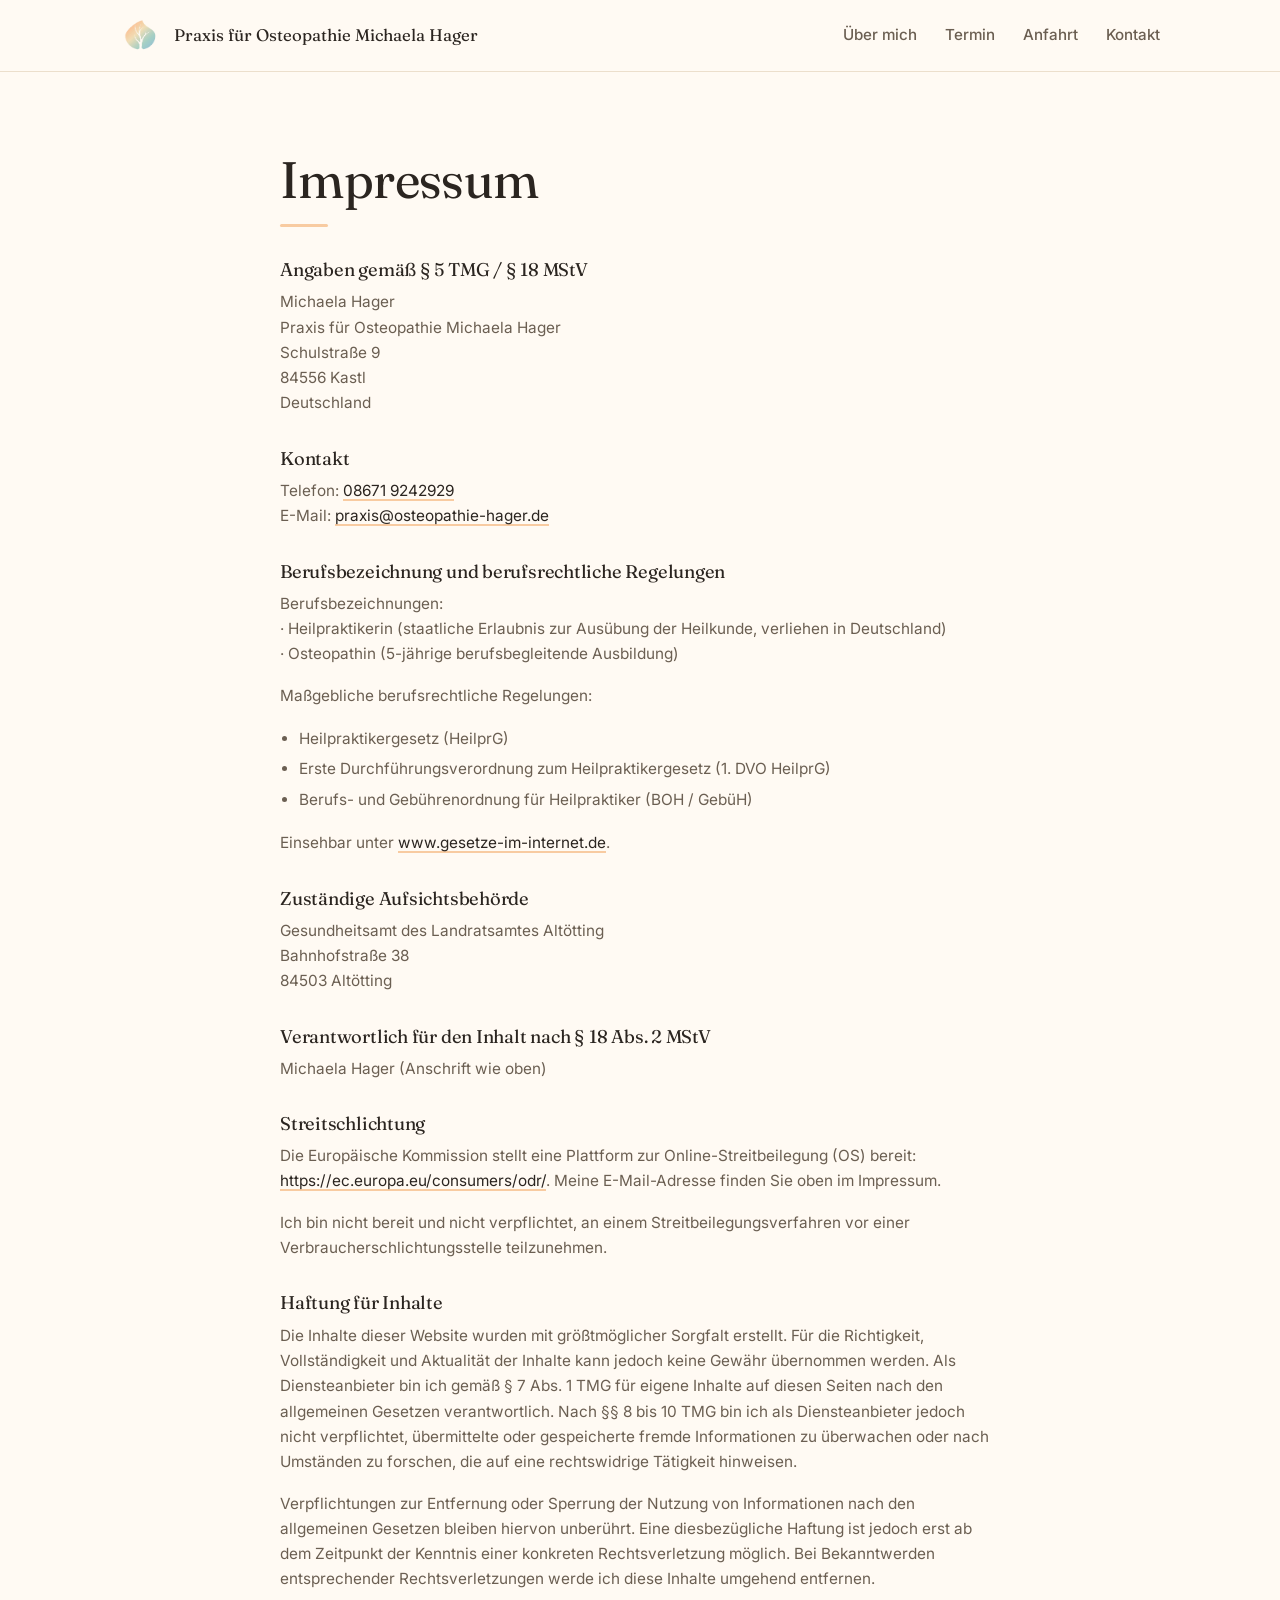
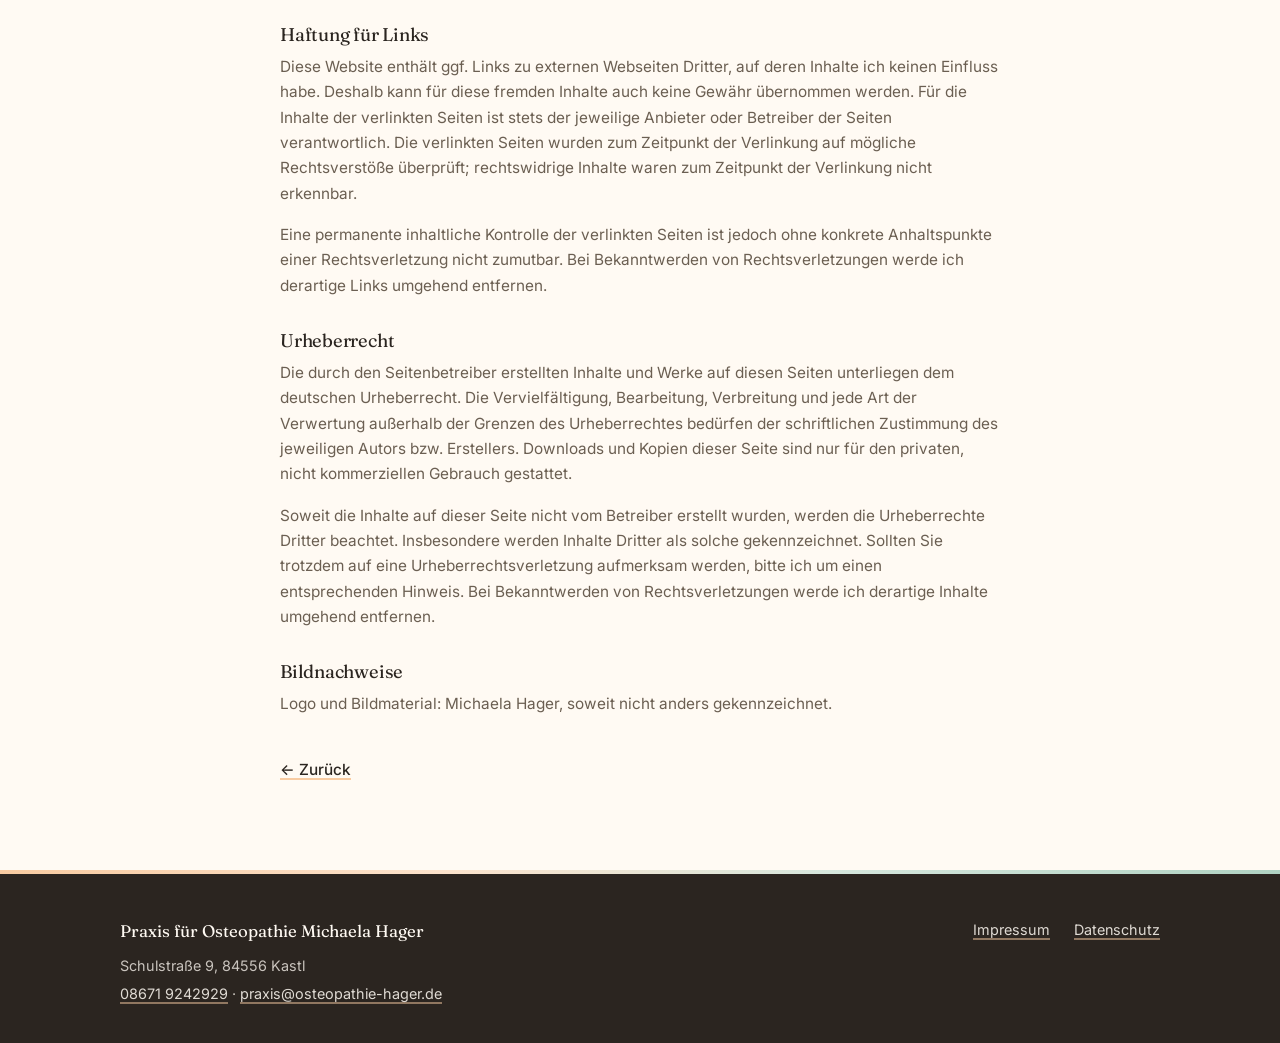
<file: impressum.html>
<!doctype html>
<html lang="de">
<head>
  <meta charset="utf-8">
  <meta name="color-scheme" content="light">
  <meta name="viewport" content="width=device-width, initial-scale=1.0">
  <meta name="description" content="Praxis für Osteopathie Michaela Hager in Kastl. Ganzheitliche osteopathische Behandlung für Erwachsene, Kinder und Schwangere in Kastl.">
  <meta name="theme-color" content="#FAF6F1">

  <title>Impressum — Praxis für Osteopathie Michaela Hager</title>

  <link rel="canonical" href="https://osteopathie-hager.de/impressum.html">

  <meta property="og:type" content="website">
  <meta property="og:locale" content="de_DE">
  <meta property="og:site_name" content="Praxis für Osteopathie Michaela Hager">
  <meta property="og:title" content="Impressum — Praxis für Osteopathie Michaela Hager">
  <meta property="og:description" content="Ganzheitliche osteopathische Behandlung für Erwachsene, Kinder und Schwangere in Kastl.">
  <meta property="og:url" content="https://osteopathie-hager.de/impressum.html">
  <meta property="og:image" content="https://osteopathie-hager.de/img/logo.png">

  <link rel="icon" type="image/png" href="img/logo.png">
  <link rel="apple-touch-icon" href="img/logo.png">

  <link rel="preconnect" href="https://fonts.googleapis.com">
  <link rel="preconnect" href="https://fonts.gstatic.com" crossorigin>
  <link href="https://fonts.googleapis.com/css2?family=Fraunces:opsz,wght@9..144,400;9..144,500&family=Inter:wght@400;500;600&display=swap" rel="stylesheet">

  <link rel="stylesheet" href="css/style.css">

  <noscript>
    <style>
      [data-reveal] { opacity: 1 !important; transform: none !important; }
      .anfahrt__karte-consent { display: none !important; }
    </style>
  </noscript>
</head>
<body>

  <a class="skip-link" href="#hauptinhalt">Zum Inhalt springen</a>

  <header class="nav">
    <div class="wrap nav__inner">
      <a class="nav__brand" href="index.html">
        <img src="img/logo.png" alt="" class="nav__logo" width="42" height="42">
        <span class="nav__brand-full">Praxis für Osteopathie Michaela Hager</span>
        <span class="nav__brand-short">Praxis Hager</span>
      </a>
      <button class="nav__burger" type="button" aria-label="Menü öffnen" aria-expanded="false" aria-controls="nav-links">
        <span></span><span></span><span></span>
      </button>
      <nav id="nav-links" class="nav__links" aria-label="Hauptnavigation">
        <a href="index.html#ueber-mich">Über mich</a>
        <a href="index.html#termin">Termin</a>
        <a href="index.html#anfahrt">Anfahrt</a>
        <a href="index.html#kontakt">Kontakt</a>
      </nav>
    </div>
  </header>

  <main id="hauptinhalt">
    <section class="section section--legal">
      <div class="wrap wrap--narrow">
        <h1>Impressum</h1>

        <h2>Angaben gemäß § 5 TMG / § 18 MStV</h2>
        <p>
          Michaela Hager<br>
          Praxis für Osteopathie Michaela Hager<br>
          Schulstraße 9<br>
          84556 Kastl<br>
          Deutschland
        </p>

        <h2>Kontakt</h2>
        <p>
          Telefon: <a href="tel:+4986719242929">08671 9242929</a><br>
          E-Mail: <a href="mailto:praxis@osteopathie-hager.de">praxis@osteopathie-hager.de</a>
        </p>

        <h2>Berufsbezeichnung und berufsrechtliche Regelungen</h2>
        <p>
          Berufsbezeichnungen:<br>
          &middot; Heilpraktikerin (staatliche Erlaubnis zur Ausübung der Heilkunde, verliehen in Deutschland)<br>
          &middot; Osteopathin (5-jährige berufsbegleitende Ausbildung)
        </p>
        <p>
          Maßgebliche berufsrechtliche Regelungen:
        </p>
        <ul>
          <li>Heilpraktikergesetz (HeilprG)</li>
          <li>Erste Durchführungsverordnung zum Heilpraktikergesetz (1. DVO HeilprG)</li>
          <li>Berufs- und Gebührenordnung für Heilpraktiker (BOH / GebüH)</li>
        </ul>
        <p>
          Einsehbar unter
          <a href="https://www.gesetze-im-internet.de/heilprg/" rel="noopener" target="_blank">www.gesetze-im-internet.de</a>.
        </p>

        <h2>Zuständige Aufsichtsbehörde</h2>
        <p>
          Gesundheitsamt des Landratsamtes Altötting<br>
          Bahnhofstraße 38<br>
          84503 Altötting
        </p>

        <h2>Verantwortlich für den Inhalt nach § 18 Abs. 2 MStV</h2>
        <p>
          Michaela Hager (Anschrift wie oben)
        </p>

        <h2>Streitschlichtung</h2>
        <p>
          Die Europäische Kommission stellt eine Plattform zur Online-Streitbeilegung (OS) bereit:
          <a href="https://ec.europa.eu/consumers/odr/" rel="noopener" target="_blank">https://ec.europa.eu/consumers/odr/</a>.
          Meine E-Mail-Adresse finden Sie oben im Impressum.
        </p>
        <p>
          Ich bin nicht bereit und nicht verpflichtet, an einem Streitbeilegungsverfahren
          vor einer Verbraucherschlichtungsstelle teilzunehmen.
        </p>

        <h2>Haftung für Inhalte</h2>
        <p>
          Die Inhalte dieser Website wurden mit größtmöglicher Sorgfalt erstellt. Für die Richtigkeit,
          Vollständigkeit und Aktualität der Inhalte kann jedoch keine Gewähr übernommen werden. Als
          Diensteanbieter bin ich gemäß § 7 Abs. 1 TMG für eigene Inhalte auf diesen Seiten nach den
          allgemeinen Gesetzen verantwortlich. Nach §§ 8 bis 10 TMG bin ich als Diensteanbieter jedoch
          nicht verpflichtet, übermittelte oder gespeicherte fremde Informationen zu überwachen oder
          nach Umständen zu forschen, die auf eine rechtswidrige Tätigkeit hinweisen.
        </p>
        <p>
          Verpflichtungen zur Entfernung oder Sperrung der Nutzung von Informationen nach den allgemeinen
          Gesetzen bleiben hiervon unberührt. Eine diesbezügliche Haftung ist jedoch erst ab dem Zeitpunkt
          der Kenntnis einer konkreten Rechtsverletzung möglich. Bei Bekanntwerden entsprechender
          Rechtsverletzungen werde ich diese Inhalte umgehend entfernen.
        </p>

        <h2>Haftung für Links</h2>
        <p>
          Diese Website enthält ggf. Links zu externen Webseiten Dritter, auf deren Inhalte ich keinen
          Einfluss habe. Deshalb kann für diese fremden Inhalte auch keine Gewähr übernommen werden. Für
          die Inhalte der verlinkten Seiten ist stets der jeweilige Anbieter oder Betreiber der Seiten
          verantwortlich. Die verlinkten Seiten wurden zum Zeitpunkt der Verlinkung auf mögliche
          Rechtsverstöße überprüft; rechtswidrige Inhalte waren zum Zeitpunkt der Verlinkung nicht
          erkennbar.
        </p>
        <p>
          Eine permanente inhaltliche Kontrolle der verlinkten Seiten ist jedoch ohne konkrete
          Anhaltspunkte einer Rechtsverletzung nicht zumutbar. Bei Bekanntwerden von Rechtsverletzungen
          werde ich derartige Links umgehend entfernen.
        </p>

        <h2>Urheberrecht</h2>
        <p>
          Die durch den Seitenbetreiber erstellten Inhalte und Werke auf diesen Seiten unterliegen dem
          deutschen Urheberrecht. Die Vervielfältigung, Bearbeitung, Verbreitung und jede Art der
          Verwertung außerhalb der Grenzen des Urheberrechtes bedürfen der schriftlichen Zustimmung des
          jeweiligen Autors bzw. Erstellers. Downloads und Kopien dieser Seite sind nur für den privaten,
          nicht kommerziellen Gebrauch gestattet.
        </p>
        <p>
          Soweit die Inhalte auf dieser Seite nicht vom Betreiber erstellt wurden, werden die
          Urheberrechte Dritter beachtet. Insbesondere werden Inhalte Dritter als solche gekennzeichnet.
          Sollten Sie trotzdem auf eine Urheberrechtsverletzung aufmerksam werden, bitte ich um einen
          entsprechenden Hinweis. Bei Bekanntwerden von Rechtsverletzungen werde ich derartige Inhalte
          umgehend entfernen.
        </p>

        <h2>Bildnachweise</h2>
        <p>
          Logo und Bildmaterial: Michaela Hager, soweit nicht anders gekennzeichnet.
        </p>

        <p class="back"><a href="index.html">&larr; Zurück</a></p>
      </div>
    </section>
  </main>

  <footer class="footer">
    <div class="wrap footer__inner">
      <div>
        <p class="footer__name">Praxis für Osteopathie Michaela Hager</p>
        <p>Schulstraße 9, 84556 Kastl</p>
        <p>
          <a href="tel:+4986719242929" aria-label="Praxis telefonisch anrufen">08671 9242929</a>
          &middot;
          <a href="mailto:praxis@osteopathie-hager.de">praxis@osteopathie-hager.de</a>
        </p>
      </div>
      <nav class="footer__legal" aria-label="Rechtliches">
        <a href="impressum.html">Impressum</a>
        <a href="datenschutz.html">Datenschutz</a>
      </nav>
    </div>
  </footer>

  <script src="js/reveal.js" defer></script>
  <script src="js/main.js" defer></script>
</body>
</html>
</file>
<file: css/style.css>
/* ==========================================================
   Praxis Hager — Öffentliche Website
   Warme, lebendige Farben aus dem Logo: Pfirsich, Salbei, Cream.
   ========================================================== */

:root {
  color-scheme: light;          /* verhindert iOS/Safari Auto-Dark-Mode-Inversion */

  /* Direkt aus dem Logo gesampelt */
  --peach:        #F8CBA1;
  --peach-soft:   #FCE3CC;     /* abgeschwächte Variante */
  --peach-deep:   #D89968;     /* dunkler für Text/Buttons */
  --peach-darker: #B27D52;     /* noch dunkler für Button-Hover */
  --sage:         #B0D2C2;
  --sage-soft:   #D6E7DD;
  --sage-text:    #4A7361;     /* WCAG-konform für Text auch auf cream-sage */

  --cream:        #FFFAF3;     /* heller Grundton (vorher etwas grauer) */
  --cream-2:      #FDF2E5;     /* getöntes Cream (Pfirsich-Hauch) */
  --cream-sage:   #F0F5EF;     /* getöntes Cream (Salbei-Hauch) */

  --ink:          #2B2520;
  --ink-soft:     #6B5F52;
  --line:         #ECDFCC;

  --ff-display: "Fraunces", Georgia, serif;
  --ff-body:    "Inter", -apple-system, BlinkMacSystemFont, "Segoe UI", sans-serif;
}

/* ---------- Skip-Link für Tastatur- und Screen-Reader-Nutzer ---------- */
.skip-link {
  position: absolute;
  top: -100px;
  left: 1rem;
  z-index: 999;
  padding: .75rem 1.2rem;
  background: var(--ink);
  color: var(--cream);
  text-decoration: none;
  border-radius: 6px;
  font-weight: 500;
}
.skip-link:focus {
  top: .75rem;
  color: var(--cream);
}

*, *::before, *::after { box-sizing: border-box; }
html {
  scroll-behavior: smooth;
  /* Reserviert oben Platz für die sticky Nav, damit Anker-Sprünge
     (#anfahrt etc.) nicht vom Header verdeckt werden. */
  scroll-padding-top: 5rem;
  background: var(--cream);
}
body {
  margin: 0;
  font-family: var(--ff-body);
  font-size: 16px;
  line-height: 1.65;
  color: var(--ink);
  background: var(--cream);
  -webkit-font-smoothing: antialiased;
  /* Dark-Mode-Inversion in iOS Safari/Chrome verhindern */
  forced-color-adjust: none;
}
/* Manche Reader/Browser invertieren wenn prefers-color-scheme: dark.
   Wir signalisieren ausdrücklich: diese Seite ist hell, nicht invertieren. */
@media (prefers-color-scheme: dark) {
  html, body {
    background: var(--cream) !important;
    color: var(--ink) !important;
  }
}
img { max-width: 100%; height: auto; display: block; }
main { background: var(--cream); display: block; }
a {
  color: var(--ink);
  text-decoration: underline;
  text-decoration-color: var(--peach);
  text-decoration-thickness: 1.5px;
  text-underline-offset: 3px;
  transition: text-decoration-color .2s, color .2s;
}
a:hover { color: var(--peach-deep); text-decoration-color: var(--peach-deep); }
ul { padding: 0; margin: 0; list-style: none; }

.wrap {
  width: min(100% - 2.5rem, 1040px);
  margin-inline: auto;
}
.wrap--narrow {
  width: min(100% - 2.5rem, 720px);
  margin-inline: auto;
}

/* ---------- Typography ---------- */
h1, h2, h3 {
  font-family: var(--ff-display);
  font-weight: 400;
  letter-spacing: -0.012em;
  color: var(--ink);
  margin: 0 0 .8rem;
}
h1 { font-size: clamp(2.2rem, 5vw, 3.2rem); line-height: 1.1; }
h2 {
  font-size: clamp(1.7rem, 3vw, 2.1rem);
  line-height: 1.2;
  margin-bottom: 1.6rem;
}
h2::after {
  /* kleiner farbiger Akzent unter h2 — bringt Lebendigkeit ohne Schnickschnack */
  content: "";
  display: block;
  width: 48px;
  height: 3px;
  background: var(--peach);
  border-radius: 2px;
  margin-top: .8rem;
}
.section--alt h2::after { background: var(--sage); }
h3 { font-size: 1.2rem; font-weight: 500; }
p  { margin: 0 0 1rem; color: var(--ink-soft); }

/* ---------- Nav ---------- */
.nav {
  background: rgba(255, 250, 243, 0.88);
  backdrop-filter: blur(10px);
  -webkit-backdrop-filter: blur(10px);
  border-bottom: 1px solid var(--line);
  position: sticky; top: 0; z-index: 10;
}
.nav__inner {
  display: flex;
  align-items: center;
  justify-content: space-between;
  padding: .9rem 0;
  gap: 1.5rem;
}
.nav__brand {
  display: flex;
  align-items: center;
  gap: .75rem;
  text-decoration: none;
  font-family: var(--ff-display);
  font-size: 1.05rem;
  color: var(--ink);
  white-space: nowrap;
}
.nav__logo {
  width: 42px; height: 42px;
}
.nav__links {
  display: flex;
  gap: 1.75rem;
  align-items: center;
  flex-wrap: nowrap;
}
.nav__links a {
  text-decoration: none;
  font-size: .95rem;
  color: var(--ink-soft);
  font-weight: 500;
  padding: .3rem 0;
  border-bottom: 2px solid transparent;
  transition: color .2s, border-color .2s;
  white-space: nowrap;
}
.nav__links a:hover {
  color: var(--ink);
  border-bottom-color: var(--peach);
}

.nav__brand-short { display: none; }

.nav.is-scrolled {
  box-shadow: 0 2px 16px -4px rgba(43, 37, 32, .1);
}

@media (max-width: 760px) {
  .nav__brand-full { display: none; }
  .nav__brand-short { display: inline; }
  .nav__links { gap: 1.2rem; }
  .nav__links a { font-size: .88rem; }
}

/* ---------- Burger button ---------- */
.nav__burger {
  display: none;
  flex-direction: column;
  justify-content: center;
  align-items: center;
  gap: 5px;
  width: 36px; height: 36px;
  background: none;
  border: none;
  cursor: pointer;
  padding: 0;
  border-radius: 4px;
  flex-shrink: 0;
}
.nav__burger span {
  display: block;
  width: 22px; height: 2px;
  background: var(--ink);
  border-radius: 2px;
  transition: transform .25s ease, opacity .2s ease;
}
.nav__burger[aria-expanded="true"] span:nth-child(1) { transform: translateY(7px) rotate(45deg); }
.nav__burger[aria-expanded="true"] span:nth-child(2) { opacity: 0; transform: scaleX(0); }
.nav__burger[aria-expanded="true"] span:nth-child(3) { transform: translateY(-7px) rotate(-45deg); }

@media (max-width: 620px) {
  .nav__burger { display: flex; }
  /* Im Burger-Modus: nur Kurz-Brand zeigen, NICHT beide gleichzeitig */
  .nav__brand-full  { display: none; }
  .nav__brand-short { display: inline; }

  .nav__links {
    display: none;
    position: absolute;
    top: 100%;
    /* Bezugspunkt ist die sticky .nav, nicht die .wrap — 0 deckt exakt die
       volle Header-Breite ab. (Negative Werte erzeugten horizontales Scrollen.) */
    left:  0;
    right: 0;
    z-index: 20;                       /* über Hero und Folge-Sektionen */
    flex-direction: column;
    align-items: stretch;
    gap: 0;
    padding: .5rem 1.25rem .75rem;
    /* Solides Cream — backdrop-filter doppelt verschachtelt mit der .nav führt
       in manchen Browsern zu fehlerhaftem Rendering (Inhalt scheint durch). */
    background: var(--cream);
    border-bottom: 1px solid var(--line);
    box-shadow: 0 8px 24px -8px rgba(43, 37, 32, .15);
  }
  .nav__links.is-open { display: flex; }
  .nav__links a {
    font-size: 1rem;
    /* Text deutlich vom Rand absetzen, aber klickbarer Bereich bleibt
       trotzdem groß: padding sorgt für den Einzug und für eine komfortable
       Touch-Target-Höhe (>= 44 px). */
    padding: .85rem 1rem;
    border-bottom: 1px solid var(--line);
    border-radius: 6px;
    white-space: normal;
    transition: background .15s;
  }
  .nav__links a:hover,
  .nav__links a:focus-visible {
    background: var(--cream-2);
    border-bottom-color: var(--line);
  }
  .nav__links a:last-child { border-bottom: none; }
}

/* ---------- Buttons ---------- */
.btn {
  display: inline-block;
  padding: .9rem 1.8rem;
  background: var(--ink);
  color: var(--cream);
  text-decoration: none;
  border-radius: 999px;
  font-weight: 500;
  font-size: 1rem;
  transition: background .2s, transform .2s, box-shadow .2s;
  box-shadow: 0 2px 0 var(--peach-deep);
}
.btn:hover {
  background: var(--peach-deep);
  color: var(--cream);
  transform: translateY(-1px);
  box-shadow: 0 3px 0 var(--peach-darker);
  text-decoration: none;
}
.btn:focus-visible {
  outline: 3px solid var(--peach-deep);
  outline-offset: 3px;
}

/* "Ghost"-Variante — passend für Sekundär-Aktionen wie Routenplaner-Links */
.btn--ghost {
  background: transparent;
  color: var(--ink);
  border: 1.5px solid var(--ink);
  box-shadow: none;
  padding: .8rem 1.5rem;
  font-size: .95rem;
}
.btn--ghost:hover {
  background: var(--ink);
  color: var(--cream);
  box-shadow: none;
  transform: translateY(-1px);
}
.btn--ghost::after { display: none; }

/* ---------- Sections ---------- */
.section {
  padding: 4.5rem 0;
  background: var(--cream);   /* explicit, damit Dark-Mode-Heuristik nichts invertiert */
}
.section--alt {
  background: var(--cream-sage);
  border-top: 1px solid var(--line);
  border-bottom: 1px solid var(--line);
}
.section--alt + .section--termin { border-top: 0; }

/* ---------- Hero ---------- */
.hero {
  position: relative;
  padding: 4rem 0 4.5rem;
  background:
    radial-gradient(ellipse 700px 500px at 85% 30%, var(--sage-soft) 0%, transparent 60%),
    radial-gradient(ellipse 600px 400px at 15% 80%, var(--peach-soft) 0%, transparent 60%),
    var(--cream);
  overflow: hidden;
}
.hero__inner {
  display: grid;
  grid-template-columns: 1.4fr 1fr;
  gap: 3rem;
  align-items: center;
}
.hero__logo-img {
  width: min(320px, 100%);
  height: auto;
  margin-inline: auto;
  filter: drop-shadow(0 8px 24px rgba(184, 145, 100, 0.18));
}
.hero__tagline {
  font-family: var(--ff-display);
  font-size: 1.35rem;
  line-height: 1.45;
  color: var(--ink);
  max-width: 38rem;
  margin: 1rem 0 .5rem;
}
.hero__role {
  color: var(--sage-text);
  font-weight: 500;
  margin: 0 0 2rem;
  font-size: .98rem;
  letter-spacing: .02em;
}

@media (max-width: 800px) {
  .hero__inner { grid-template-columns: 1fr; gap: 2rem; text-align: center; }
  .hero__logo-img { width: 200px; order: -1; }
  .hero__tagline { margin-inline: auto; }
}

/* ---------- Über mich ---------- */
.role {
  color: var(--sage-text);
  font-weight: 500;
  margin-top: -.5rem;
  margin-bottom: 1.5rem;
  font-size: 1rem;
}

/* ---------- Termin vereinbaren ---------- */
.section--termin {
  background:
    radial-gradient(ellipse 600px 380px at 50% 50%, var(--peach-soft) 0%, transparent 65%),
    var(--cream-2);
  border-top: 1px solid var(--line);
  border-bottom: 1px solid var(--line);
  text-align: center;
}
.termin {
  max-width: 540px;
  margin: 0 auto;
}
.termin h2 {
  display: inline-block;
}
.termin h2::after {
  margin-left: auto;
  margin-right: auto;
}
.termin__hinweis {
  font-family: var(--ff-display);
  font-size: 1.2rem;
  line-height: 1.5;
  color: var(--ink);
  margin: 0 0 1.8rem;
}
.termin__btn {
  font-size: 1.15rem;
  padding: 1rem 2.2rem;
  margin-bottom: 1.8rem;
}
.termin__zeiten {
  font-size: .95rem;
  color: var(--ink-soft);
  margin: 0;
  line-height: 1.85;
}

/* ---------- Anfahrt ---------- */
.section--anfahrt {
  background: var(--cream-sage);
  border-top: 1px solid var(--line);
  border-bottom: 1px solid var(--line);
}
.section--anfahrt h2::after { background: var(--sage); }
.section--termin + .section--anfahrt { border-top: 0; }

.anfahrt__top {
  display: grid;
  grid-template-columns: 1fr auto;
  gap: 2rem;
  align-items: center;
  margin-bottom: 2rem;
}
.anfahrt__adresse {
  font-style: normal;
  font-size: 1rem;
  color: var(--ink);
  line-height: 1.65;
}
.anfahrt__adresse strong {
  font-family: var(--ff-display);
  font-weight: 500;
  font-size: 1.1rem;
}
.anfahrt__routen {
  display: flex;
  gap: .75rem;
  flex-wrap: wrap;
}
@media (max-width: 700px) {
  .anfahrt__top { grid-template-columns: 1fr; gap: 1.2rem; }
  .anfahrt__routen { flex-direction: column; align-items: stretch; }
  .anfahrt__routen .btn { text-align: center; }
}

.anfahrt__karte {
  position: relative;
  width: 100%;
  aspect-ratio: 16 / 9;
  background: var(--cream-2);
  border: 1px solid var(--line);
  border-radius: 12px;
  overflow: hidden;
  margin-bottom: .75rem;
}
.anfahrt__karte iframe {
  display: block;
  width: 100%;
  height: 100%;
  border: 0;
}
.anfahrt__karte-consent {
  position: absolute;
  inset: 0;
  display: flex;
  flex-direction: column;
  align-items: center;
  justify-content: center;
  gap: .5rem;
  padding: 1.5rem;
  background:
    radial-gradient(ellipse at 30% 30%, var(--sage-soft) 0%, transparent 60%),
    radial-gradient(ellipse at 70% 70%, var(--peach-soft) 0%, transparent 60%),
    var(--cream-2);
  border: 0;
  cursor: pointer;
  font: inherit;
  color: var(--ink);
  text-align: center;
  transition: background .2s, box-shadow .2s;
}
.anfahrt__karte-consent:hover {
  box-shadow: inset 0 0 0 3px var(--peach);
}
.anfahrt__karte-consent:focus-visible {
  outline: none;
  box-shadow: inset 0 0 0 3px var(--peach-deep);
}
.anfahrt__karte-icon {
  color: var(--peach-deep);
  margin-bottom: .25rem;
}
.anfahrt__karte-titel {
  font-family: var(--ff-display);
  font-size: 1.25rem;
  font-weight: 500;
}
.anfahrt__karte-hinweis {
  font-size: .82rem;
  color: var(--ink-soft);
  max-width: 30rem;
  line-height: 1.5;
}
.anfahrt__karte-hinweis a {
  color: var(--ink);
}
.anfahrt__karte-datenschutz {
  font-size: .82rem;
  color: var(--ink-soft);
  margin: 0 0 2rem;
}
.anfahrt__karte-noscript {
  position: absolute; inset: 0;
  display: flex; align-items: center; justify-content: center;
  text-align: center; padding: 1rem;
  color: var(--ink);
}

.anfahrt__infos {
  display: grid;
  /* passt sich an die Zahl der gefüllten Hinweise an — 1, 2 oder 3 Karten
     bleiben jeweils zentriert und gleich breit */
  grid-template-columns: repeat(auto-fit, minmax(260px, 360px));
  justify-content: center;
  gap: 1.25rem;
}
.anfahrt__info {
  background: #fff;
  border: 1px solid var(--line);
  border-radius: 12px;
  padding: 1.4rem 1.5rem 1.6rem;
}
.anfahrt__info h3 {
  margin: 0 0 .6rem;
  font-family: var(--ff-display);
  font-size: 1.1rem;
  font-weight: 500;
  color: var(--ink);
}
.anfahrt__info p {
  margin: 0;
  font-size: .92rem;
  line-height: 1.6;
}
@media (max-width: 800px) {
  .anfahrt__infos { grid-template-columns: 1fr; }
}

/* ---------- Kontakt ---------- */
.kontakt__data {
  display: grid;
  grid-template-columns: 8rem minmax(0, 1fr);
  gap: .9rem 1.5rem;
  margin: 0;
  max-width: 34rem;
  font-size: .98rem;
}
.kontakt__data dt {
  font-weight: 600;
  color: var(--sage-text);
  padding-top: .1rem;
  font-size: .82rem;
  letter-spacing: .08em;
  text-transform: uppercase;
}
.kontakt__data dd { margin: 0; color: var(--ink); }
.kontakt__data dd a { font-weight: 500; }

@media (max-width: 720px) {
  .kontakt__data { grid-template-columns: 1fr; gap: .1rem 0; }
  .kontakt__data dt { margin-top: .8rem; }
}

/* ---------- Legal pages ---------- */
.section--legal { padding-top: 5rem; }
.section--legal h1 { margin-bottom: 2rem; }
.section--legal h1::after {
  /* gleicher Akzent wie bei h2 */
  content: "";
  display: block;
  width: 48px;
  height: 3px;
  background: var(--peach);
  border-radius: 2px;
  margin-top: 1rem;
}
.section--legal h2 {
  font-size: 1.15rem;
  margin: 2rem 0 .5rem;
  color: var(--ink);
}
.section--legal h2::after { display: none; }
.section--legal h3 {
  font-size: 1rem;
  font-weight: 500;
  margin: 1.4rem 0 .3rem;
  color: var(--ink);
  font-family: var(--ff-body);
}
.section--legal p { font-size: .96rem; }
.section--legal ul {
  margin: .5rem 0 1rem;
  padding-left: 1.2rem;
  list-style: disc;
  font-size: .96rem;
  color: var(--ink-soft);
}
.section--legal ul li { padding: .15rem 0; }
.section--legal .legal-meta {
  font-size: .82rem;
  color: var(--ink-soft);
  margin-top: 2.5rem;
  padding-top: 1rem;
  border-top: 1px solid var(--line);
}
.back { margin-top: 2.5rem; }
.back a { font-weight: 500; }

/* ---------- Fehlerseiten (404/413/500) ---------- */
.error-code {
  font-family: var(--ff-body);
  font-size: .82rem;
  font-weight: 600;
  letter-spacing: .12em;
  text-transform: uppercase;
  color: var(--peach-deep);
  margin: 0 0 .5rem;
}

/* ---------- Footer ---------- */
.footer {
  background: var(--ink);
  color: var(--cream);
  padding: 3rem 0 2rem;
  position: relative;
}
.footer::before {
  /* warme Farbleiste oben — verbindet Footer optisch mit dem Logo */
  content: "";
  position: absolute;
  top: 0; left: 0; right: 0;
  height: 4px;
  background: linear-gradient(90deg,
    var(--peach) 0%,
    var(--peach-soft) 35%,
    var(--sage-soft) 65%,
    var(--sage) 100%);
}
.footer__inner {
  display: flex;
  justify-content: space-between;
  align-items: flex-start;
  gap: 2rem;
  flex-wrap: wrap;
  font-size: .9rem;
}
.footer p { margin: 0 0 .3rem; color: rgba(255, 250, 243, .75); }
.footer__name {
  font-family: var(--ff-display);
  font-size: 1.05rem;
  color: var(--cream) !important;
  margin-bottom: .5rem !important;
}
.footer a {
  color: rgba(255, 250, 243, .85);
  text-decoration-color: rgba(248, 203, 161, .5);
}
.footer a:hover { color: var(--peach); text-decoration-color: var(--peach); }
.footer__legal { display: flex; gap: 1.5rem; }

/* ---------- Wartungsseite ---------- */
.wartung-body {
  min-height: 100vh;
  display: flex;
  align-items: center;
  justify-content: center;
  padding: 2rem;
  background:
    radial-gradient(ellipse 600px 400px at 30% 30%, var(--peach-soft) 0%, transparent 60%),
    radial-gradient(ellipse 600px 400px at 70% 70%, var(--sage-soft) 0%, transparent 60%),
    var(--cream);
}
.wartung {
  text-align: center;
  max-width: 460px;
}
.wartung__logo {
  width: 110px; height: 110px;
  margin: 0 auto 1.5rem;
  filter: drop-shadow(0 8px 16px rgba(184, 145, 100, 0.15));
}
.wartung__brand {
  font-family: var(--ff-display);
  font-size: 1rem;
  color: var(--ink-soft);
  margin: 0 0 1.5rem;
}
.wartung h1 {
  font-size: 2rem;
  margin-bottom: 1rem;
}
.wartung h1::after {
  content: "";
  display: block;
  width: 48px;
  height: 3px;
  background: var(--peach);
  border-radius: 2px;
  margin: 1rem auto 0;
}
.wartung__msg {
  margin: 0 0 2rem;
  color: var(--ink-soft);
}

/* ==========================================================
   ANIMATIONEN — dezent, respektieren prefers-reduced-motion
   ========================================================== */

/* 1. Logo-Float im Hero (subtil, beruhigend) */
@keyframes logo-float {
  0%, 100% { transform: translateY(0); }
  50%      { transform: translateY(-10px); }
}
/* (Die konkrete animation-Deklaration steht unten bei den Hero-Einblendungen,
   damit Float und Fade-in in einer Regel zusammenlaufen.) */

/* 2. Hero-Text sanft einblenden (nur beim ersten Laden) */
@keyframes hero-fade-in {
  from { opacity: 0; transform: translateY(12px); }
  to   { opacity: 1; transform: translateY(0); }
}
.hero h1            { animation: hero-fade-in .8s ease-out both; }
.hero__tagline      { animation: hero-fade-in .8s ease-out .1s both; }
.hero__role         { animation: hero-fade-in .8s ease-out .2s both; }
.hero .btn          { animation: hero-fade-in .8s ease-out .3s both; }
.hero__logo-img     { animation: hero-fade-in .9s ease-out .15s both, logo-float 6s ease-in-out 1s infinite; }

/* 3. Reveal-on-scroll für tiefere Sektionen */
[data-reveal] {
  opacity: 0;
  transform: translateY(20px);
  transition: opacity .7s ease-out, transform .7s ease-out;
}
[data-reveal].is-visible {
  opacity: 1;
  transform: translateY(0);
}
[data-reveal-delay="1"].is-visible { transition-delay: .08s; }
[data-reveal-delay="2"].is-visible { transition-delay: .16s; }
[data-reveal-delay="3"].is-visible { transition-delay: .24s; }

/* 4. Akzent-Strich unter h2 wächst beim Sichtbar-werden */
@keyframes accent-grow {
  from { width: 0; }
  to   { width: 48px; }
}
.is-visible > h2::after,
h2.is-visible::after {
  animation: accent-grow .6s ease-out .2s both;
}

/* 5. Button: leichte Glow beim Hover */
.btn { position: relative; overflow: hidden; }
.btn::after {
  content: "";
  position: absolute;
  inset: 0;
  background: radial-gradient(circle at center, rgba(248,203,161,.4), transparent 70%);
  opacity: 0;
  transition: opacity .3s ease;
}
.btn:hover::after { opacity: 1; }

/* 5b. Buttons mit Reveal-Effekt: Einblenden per Animation statt Transition.
   Sonst überschreibt die [data-reveal]-Transition (.7s + Delay) die
   Hover-Transition des Buttons — Hintergrund/Schatten springen dann hart um. */
@keyframes btn-reveal-up {
  from { opacity: 0; transform: translateY(20px); }
  to   { opacity: 1; transform: translateY(0); }
}
.btn[data-reveal] {
  transition: background .2s, transform .2s, box-shadow .2s;
}
.btn[data-reveal].is-visible {
  opacity: 1;
  transform: none;
  transition-delay: 0s;
  animation: btn-reveal-up .7s ease-out backwards;
}
.btn[data-reveal].is-visible:hover { transform: translateY(-1px); }
.btn[data-reveal-delay="1"].is-visible { animation-delay: .08s; }
.btn[data-reveal-delay="2"].is-visible { animation-delay: .16s; }
.btn[data-reveal-delay="3"].is-visible { animation-delay: .24s; }

/* 6. Nav-Brand: Logo dreht sich ganz minimal beim Hover */
.nav__brand .nav__logo {
  transition: transform .5s cubic-bezier(.4,.2,.2,1);
}
.nav__brand:hover .nav__logo {
  transform: rotate(-8deg) scale(1.05);
}

/* Reduced motion: ALLE Animationen deaktivieren */
@media (prefers-reduced-motion: reduce) {
  *, *::before, *::after {
    animation-duration: .01ms !important;
    animation-iteration-count: 1 !important;
    transition-duration: .01ms !important;
    scroll-behavior: auto !important;
  }
  [data-reveal] { opacity: 1; transform: none; }
}

/* ==========================================================
   PRINT — Telefon, Adresse, Sprechzeiten gut sichtbar; Nav & Animationen weg
   ========================================================== */
@media print {
  *, *::before, *::after {
    animation: none !important;
    transition: none !important;
  }
  html, body { background: #fff !important; color: #000 !important; }
  .nav, .footer__legal, .anfahrt__karte, .anfahrt__karte-datenschutz,
  .anfahrt__routen, .nav__burger, .skip-link { display: none !important; }
  a { color: #000 !important; text-decoration: none; }
  a[href^="tel:"]::after,
  a[href^="mailto:"]::after { content: ""; }
  .hero { padding: 1rem 0; background: #fff !important; }
  .hero__inner { grid-template-columns: 1fr; text-align: left; }
  .hero__logo-img { display: none; }
  .section { padding: 1.5rem 0; background: #fff !important; }
  .section--alt, .section--termin, .section--anfahrt {
    background: #fff !important;
    border: 0 !important;
  }
  [data-reveal] { opacity: 1 !important; transform: none !important; }
  .footer {
    background: #fff !important;
    color: #000 !important;
    border-top: 1px solid #999;
    padding: 1rem 0;
  }
  .footer p, .footer__name { color: #000 !important; }
  /* Seitenumbrüche vermeiden mitten in Sektionen */
  section, .anfahrt__info, .kontakt__data {
    break-inside: avoid;
    page-break-inside: avoid;
  }
}
</file>
